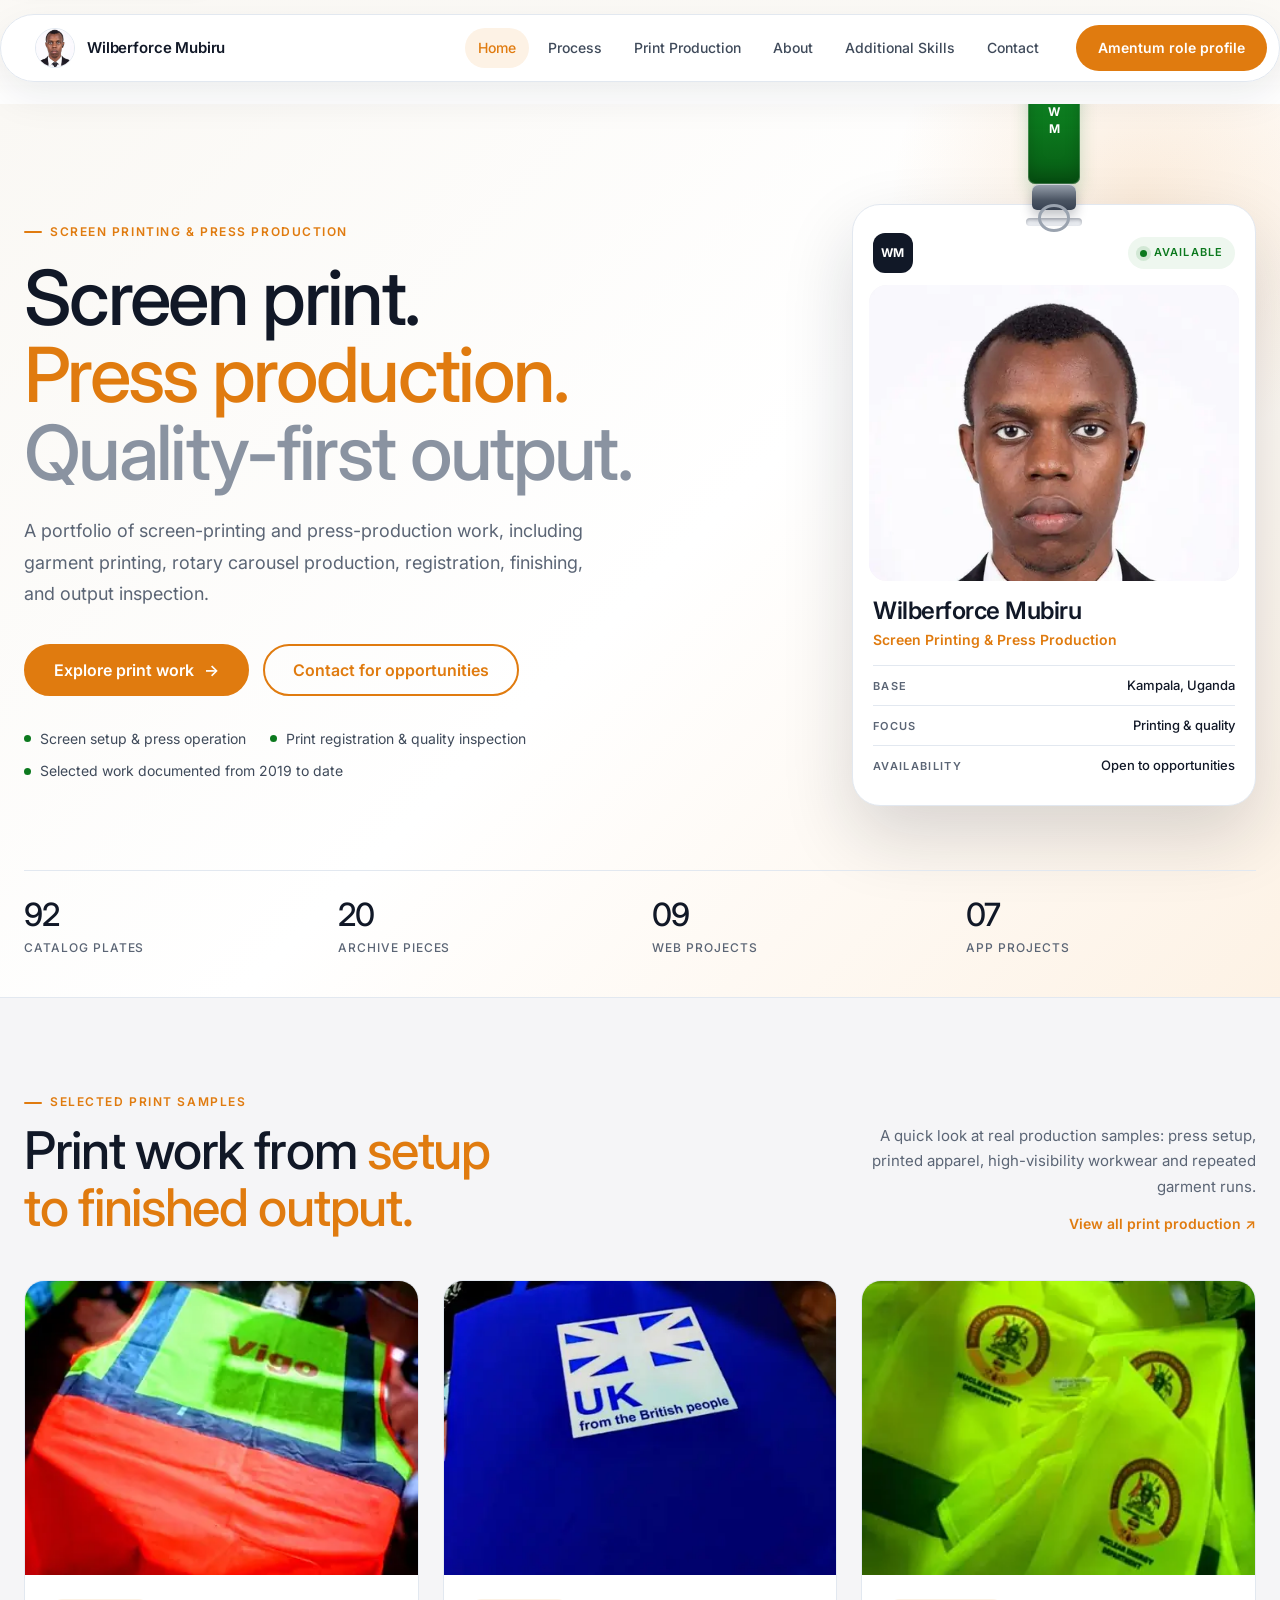
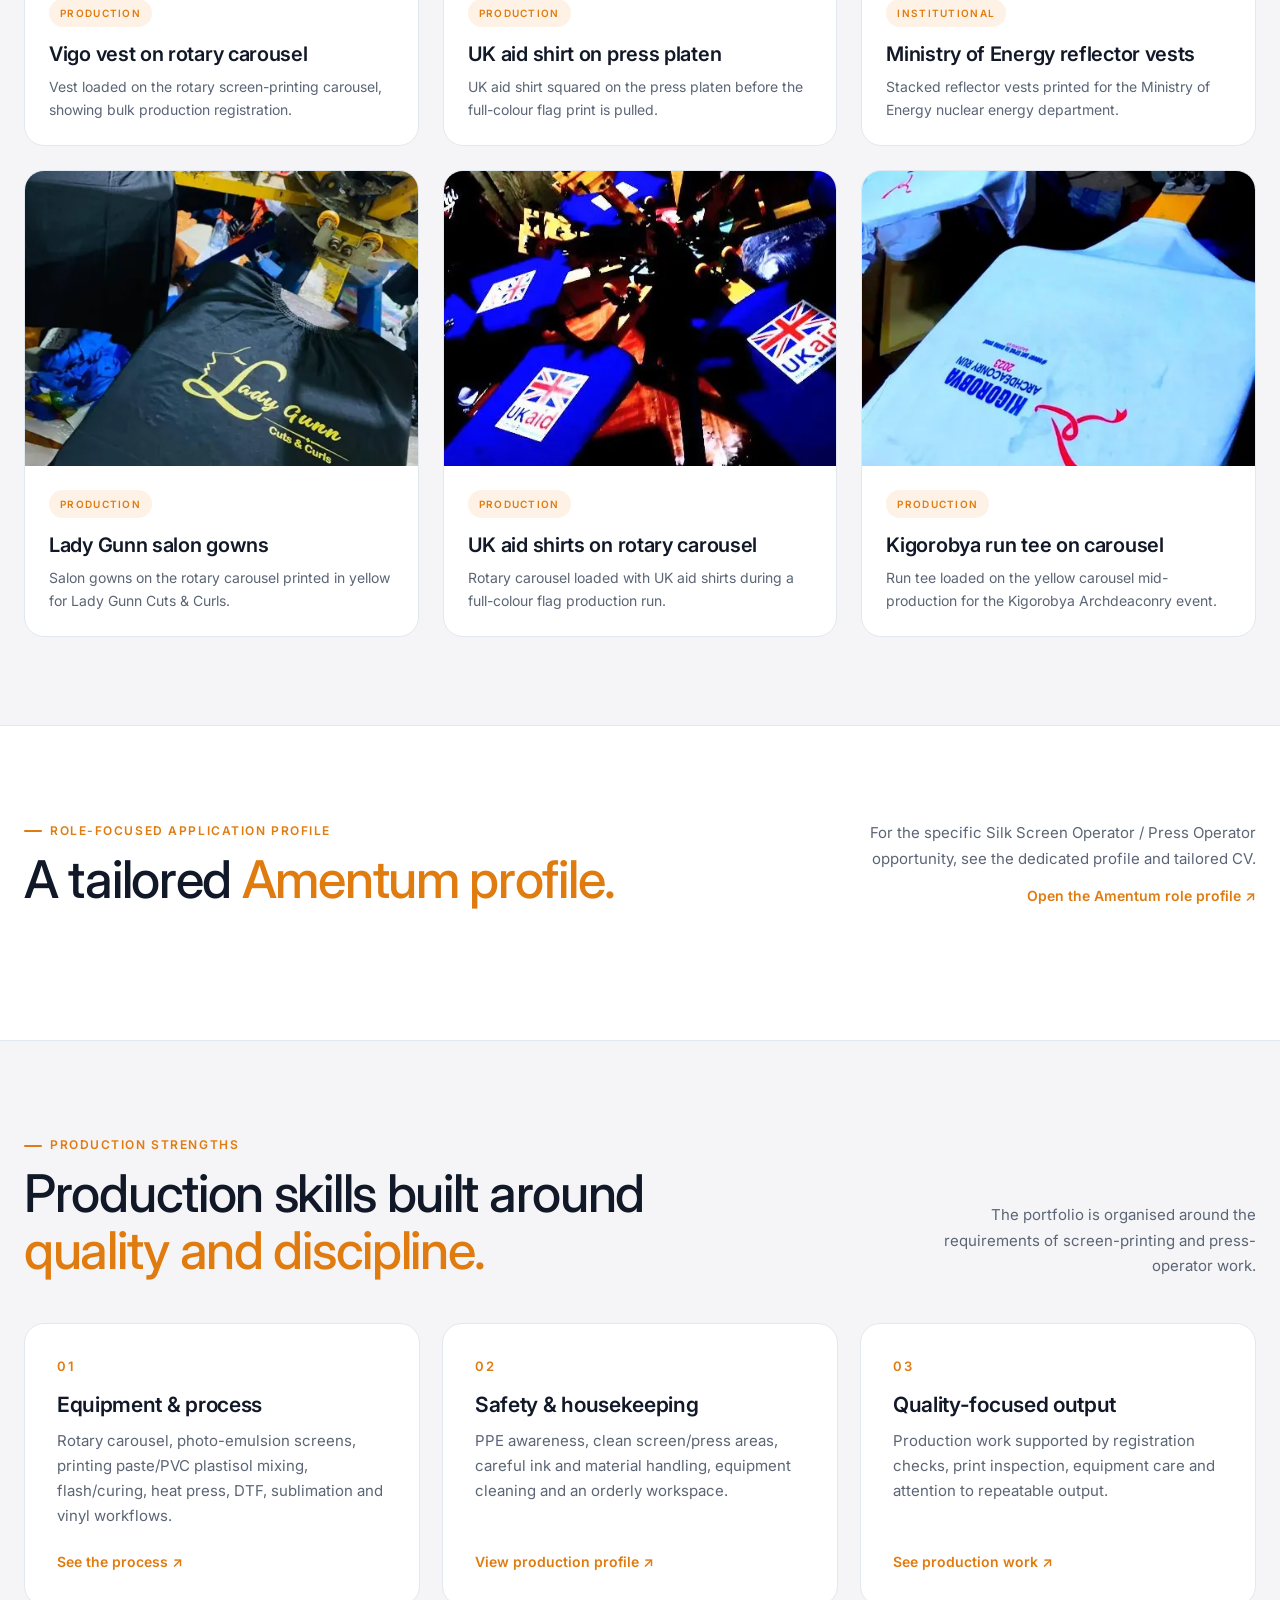
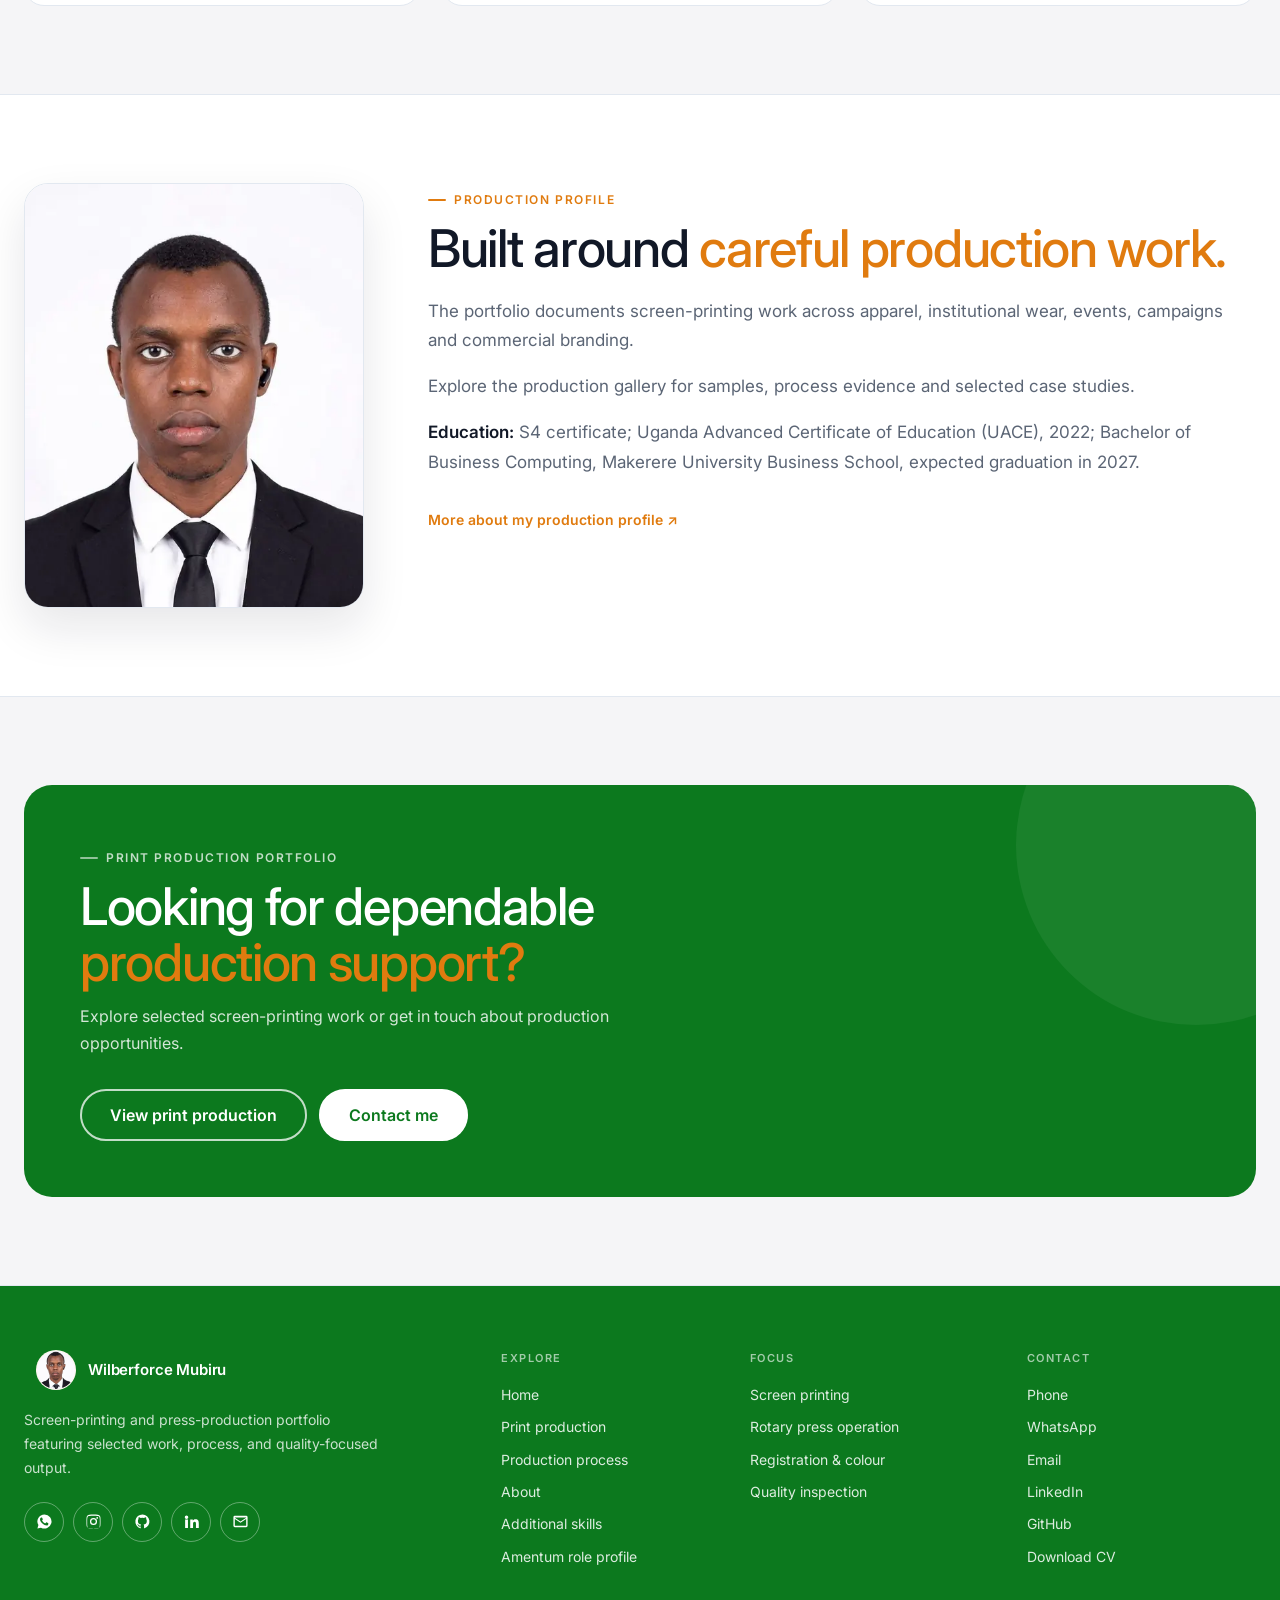
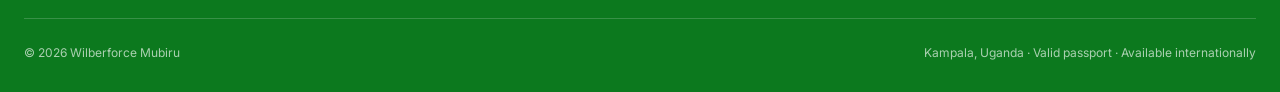
<file: index.html>
<!doctype html>
<html lang="en">
<head>
<meta charset="utf-8">
<meta name="viewport" content="width=device-width, initial-scale=1">
<meta name="theme-color" content="#0c791e">
<title>Wilberforce Mubiru · Screen Printing & Press Production</title>
<meta name="description" content="Screen-printing and press-production portfolio featuring work samples, production processes, quality checks, and related technical projects.">
<link rel="canonical" href="https://wilberforcedev.github.io/mubiruwilberforce/">
<meta property="og:type" content="website">
<meta property="og:site_name" content="Wilberforce Mubiru — Print Production">
<meta property="og:title" content="Wilberforce Mubiru · Screen Printing & Press Production">
<meta property="og:description" content="Screen-printing and press-production portfolio featuring work samples, production processes, quality checks, and related technical projects.">
<meta property="og:url" content="https://wilberforcedev.github.io/mubiruwilberforce/">
<meta property="og:image" content="https://wilberforcedev.github.io/mubiruwilberforce/assets/img/profile.webp">
<meta name="twitter:card" content="summary_large_image">
<meta name="twitter:title" content="Wilberforce Mubiru · Screen Printing & Press Production">
<meta name="twitter:description" content="Screen-printing and press-production portfolio featuring work samples, production processes, quality checks, and related technical projects.">
<meta name="twitter:image" content="https://wilberforcedev.github.io/mubiruwilberforce/assets/img/profile.jpg">
<link rel="icon" href="data:image/svg+xml,<svg xmlns='http://www.w3.org/2000/svg' viewBox='0 0 32 32'><rect width='32' height='32' rx='6' fill='%23e07b0f'/><text x='16' y='21' font-size='13' font-family='sans-serif' font-weight='bold' fill='white' text-anchor='middle'>WM</text></svg>">
<link rel="preconnect" href="https://fonts.googleapis.com"><link rel="preconnect" href="https://fonts.gstatic.com" crossorigin><link rel="stylesheet" href="https://fonts.googleapis.com/css2?family=Inter:wght@400;500;600;700&display=swap">
<link rel="stylesheet" href="assets/css/site.css">
<link rel="stylesheet" href="assets/css/typography.css">
</head>
<body>
<a class="skip-link" href="#top">Skip to main content</a>
<header class="topbar"><div class="shell nav"><a class="brand" href="index.html"><picture><source srcset="assets/img/profile.webp" type="image/webp"><img class="mark" src="assets/img/profile.jpg" alt="Wilberforce Mubiru"></picture><span>Wilberforce Mubiru</span></a><nav class="navlinks" id="site-menu" aria-label="Primary"><a href="index.html" class="active">Home</a><a href="graphics.html#process">Process</a><a href="graphics.html">Print Production</a><a href="about.html">About</a><a href="web-mobile.html">Additional Skills</a><a href="contact.html">Contact</a></nav><a class="navcta" href="amentum.html">Amentum role profile</a><button class="menu-toggle" type="button" aria-label="Toggle menu" aria-expanded="false" aria-controls="site-menu"><span></span><span></span><span></span></button></div></header>
<main id="top">
<section class="hero"><div class="shell"><div class="hero-grid"><div class="hero-copy"><div class="eyebrow">Screen printing &amp; press production</div><h1><span>Screen print.</span><span class="orange">Press production.</span><span class="soft">Quality-first output.</span></h1><p class="lede">A portfolio of screen-printing and press-production work, including garment printing, rotary carousel production, registration, finishing, and output inspection.</p><div class="hero-actions"><a class="button primary" href="graphics.html">Explore print work <span aria-hidden="true">&rarr;</span></a><a class="button" href="contact.html">Contact for opportunities</a></div><ul class="hero-points"><li>Screen setup &amp; press operation</li><li>Print registration &amp; quality inspection</li><li>Selected work documented from 2019 to date</li></ul></div><div class="hero-visual"><div class="lanyard" aria-hidden="true"><span class="lanyard-strap">WM</span><span class="lanyard-clip"></span></div><article class="id-card"><div class="id-card-head"><span class="id-brand">WM</span><span class="id-tag"><span class="status-dot"></span>Available</span></div><div class="id-photo-wrap"><picture><source srcset="assets/img/profile.webp" type="image/webp"><img class="id-photo" src="assets/img/profile.jpg" alt="Portrait of Wilberforce Mubiru" width="640" height="800"></picture></div><div class="id-body"><h2 class="id-name">Wilberforce Mubiru</h2><p class="id-role">Screen Printing &amp; Press Production</p><dl class="id-meta"><div><dt>Base</dt><dd>Kampala, Uganda</dd></div><div><dt>Focus</dt><dd>Printing &amp; quality</dd></div><div><dt>Availability</dt><dd>Open to opportunities</dd></div></dl></div></article></div></div><div class="stats" id="stats"></div></div></section>
<section class="section"><div class="shell"><div class="section-head"><div><div class="eyebrow">Selected print samples</div><h2 class="serif">Print work from <span class="orange">setup to finished output.</span></h2></div><div class="head-more"><p class="section-intro">A quick look at real production samples: press setup, printed apparel, high-visibility workwear and repeated garment runs.</p><a class="head-link" href="graphics.html">View all print production ↗</a></div></div><div class="grid" id="featured-graphics"></div></div></section>
<section class="section"><div class="shell"><div class="section-head"><div><div class="eyebrow">Role-focused application profile</div><h2 class="serif">A tailored <span class="orange">Amentum profile.</span></h2></div><div class="head-more"><p class="section-intro">For the specific Silk Screen Operator / Press Operator opportunity, see the dedicated profile and tailored CV.</p><a class="head-link" href="amentum.html">Open the Amentum role profile ↗</a></div></div></div></section>
<section class="section"><div class="shell"><div class="section-head"><div><div class="eyebrow">Production strengths</div><h2 class="serif">Production skills built around <span class="orange">quality and discipline.</span></h2></div><div class="head-more"><p class="section-intro">The portfolio is organised around the requirements of screen-printing and press-operator work.</p></div></div><div class="disciplines"><a class="discipline" href="graphics.html#process"><span class="num">01</span><h3>Equipment &amp; process</h3><p>Rotary carousel, photo-emulsion screens, printing paste/PVC plastisol mixing, flash/curing, heat press, DTF, sublimation and vinyl workflows.</p><span class="more">See the process ↗</span></a><a class="discipline" href="about.html"><span class="num">02</span><h3>Safety &amp; housekeeping</h3><p>PPE awareness, clean screen/press areas, careful ink and material handling, equipment cleaning and an orderly workspace.</p><span class="more">View production profile ↗</span></a><a class="discipline" href="contact.html"><span class="num">03</span><h3>Quality-focused output</h3><p>Production work supported by registration checks, print inspection, equipment care and attention to repeatable output.</p><span class="more">See production work ↗</span></a></div></div></section>


<section class="section"><div class="shell about"><div><picture><source srcset="assets/img/profile.webp" type="image/webp"><img class="about-photo" src="assets/img/profile.jpg" alt="Wilberforce Mubiru portrait"></picture></div><div><div class="eyebrow">Production profile</div><h2 class="serif">Built around <span class="orange">careful production work.</span></h2><p class="about-copy">The portfolio documents screen-printing work across apparel, institutional wear, events, campaigns and commercial branding.</p><p class="about-copy">Explore the production gallery for samples, process evidence and selected case studies.</p>
<p class="about-copy"><strong>Education:</strong> S4 certificate; Uganda Advanced Certificate of Education (UACE), 2022; Bachelor of Business Computing, Makerere University Business School, expected graduation in 2027.</p><a class="head-link" href="about.html" style="display:inline-block;margin-top:16px">More about my production profile ↗</a></div></div></section>
<section class="section"><div class="shell"><div class="cta"><div><div class="eyebrow">Print production portfolio</div><h2 class="serif">Looking for dependable <span class="orange">production support?</span></h2><p>Explore selected screen-printing work or get in touch about production opportunities.</p></div><div class="cta-actions"><a class="button ghost" href="graphics.html">View print production</a><a class="button primary" href="contact.html">Contact me</a></div></div></div></section>
</main>
<footer class="site-footer"><div class="shell"><div class="foot-main"><div class="foot-brand"><a class="brand" href="index.html"><picture><source srcset="assets/img/profile.webp" type="image/webp"><img class="mark" src="assets/img/profile.jpg" alt="Wilberforce Mubiru"></picture><span>Wilberforce Mubiru</span></a><p>Screen-printing and press-production portfolio featuring selected work, process, and quality-focused output.</p><div class="socials" id="socials"></div></div><div class="foot-col"><h3>Explore</h3><a href="index.html">Home</a><a href="graphics.html">Print production</a><a href="graphics.html#process">Production process</a><a href="about.html">About</a><a href="web-mobile.html">Additional skills</a><a href="amentum.html">Amentum role profile</a></div><div class="foot-col"><h3>Focus</h3><span>Screen printing</span><span>Rotary press operation</span><span>Registration &amp; colour</span><span>Quality inspection</span></div><div class="foot-col"><h3>Contact</h3><a href="tel:+256755943973">Phone</a><a href="https://wa.me/256755943973" target="_blank" rel="noopener">WhatsApp</a><a href="mailto:wilberofficial2001@gmail.com">Email</a><a href="https://www.linkedin.com/in/wilberforce-mubiru-217b49211/" target="_blank" rel="noopener">LinkedIn</a><a href="https://github.com/Wilberforcedev" target="_blank" rel="noopener">GitHub</a><a href="Wilberforce_Mubiru_Print_Production_CV.html" download>Download CV</a></div></div><div class="foot-bottom"><div>© <span id="year"></span> Wilberforce Mubiru</div><div>Kampala, Uganda · Valid passport · Available internationally</div></div></div></footer>
<script src="assets/js/data.js"></script>
<script src="assets/js/site.js"></script>
</body>
</html>
</file>
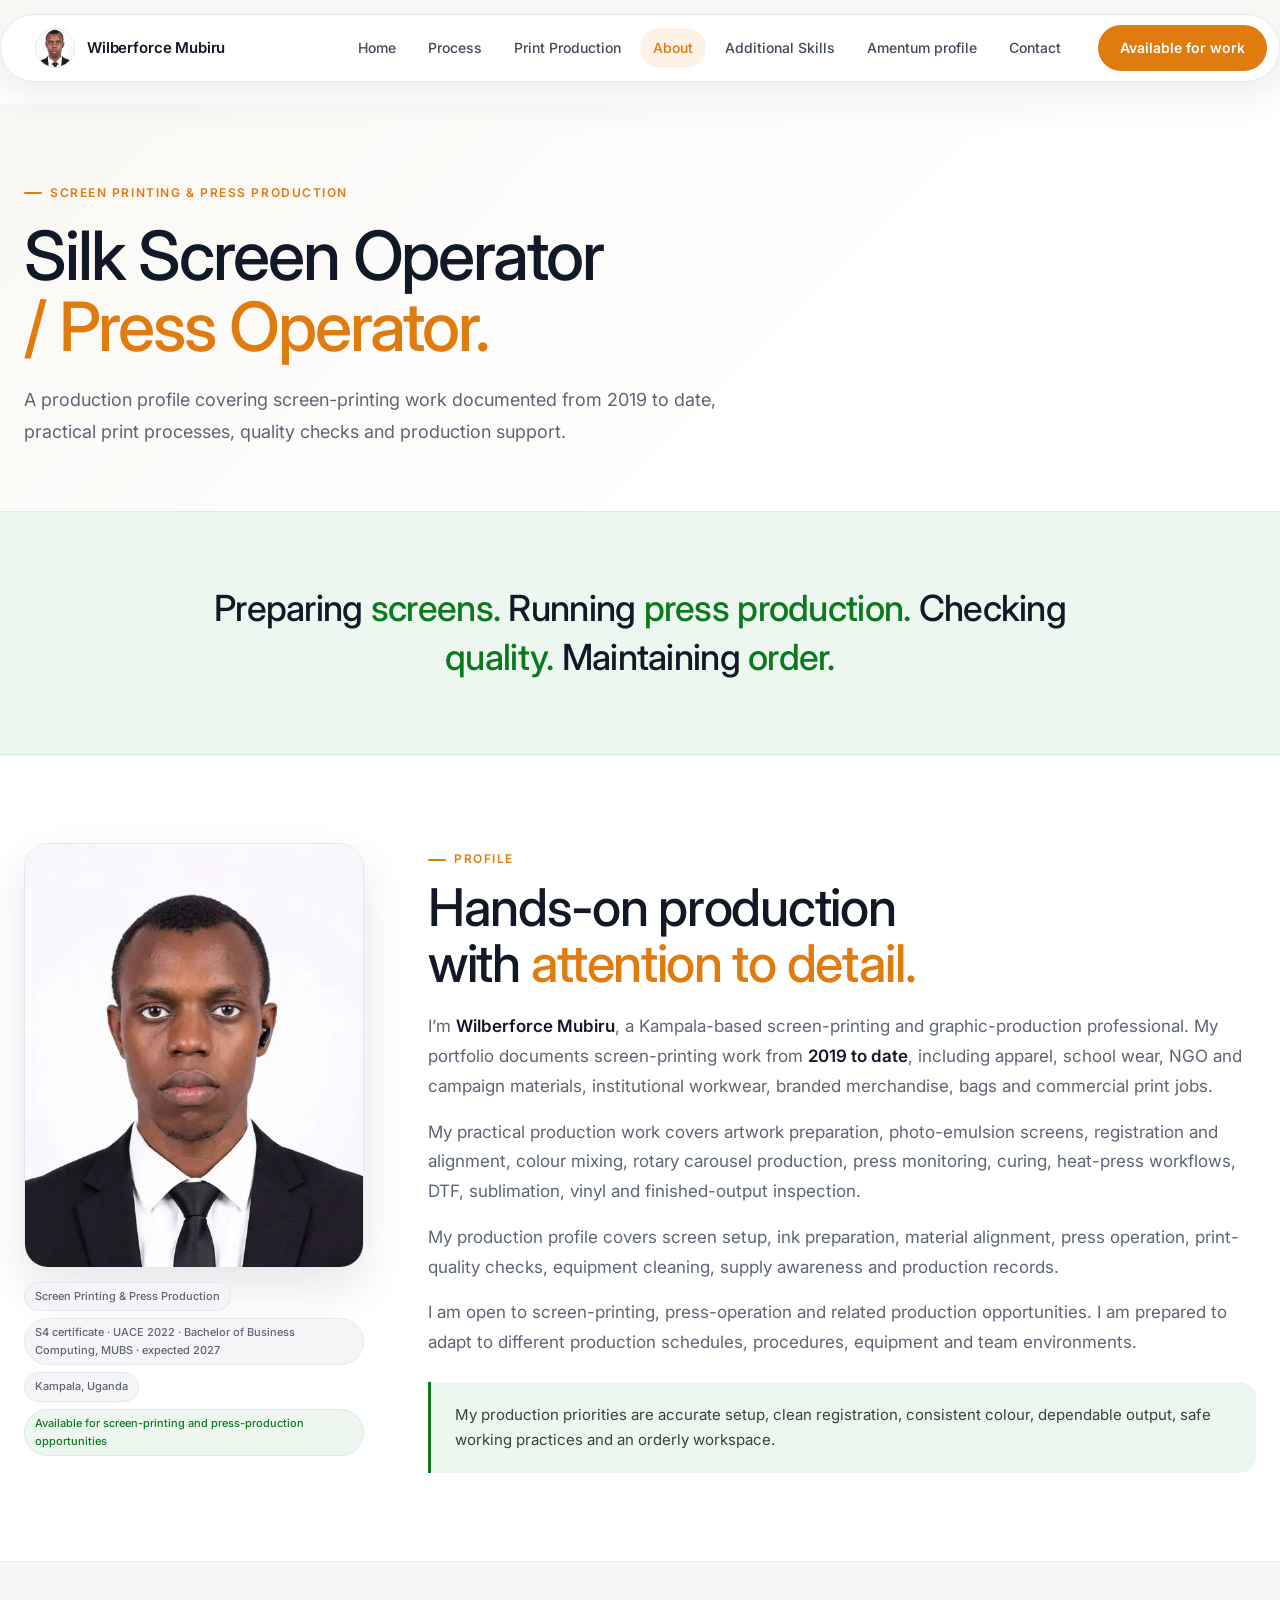
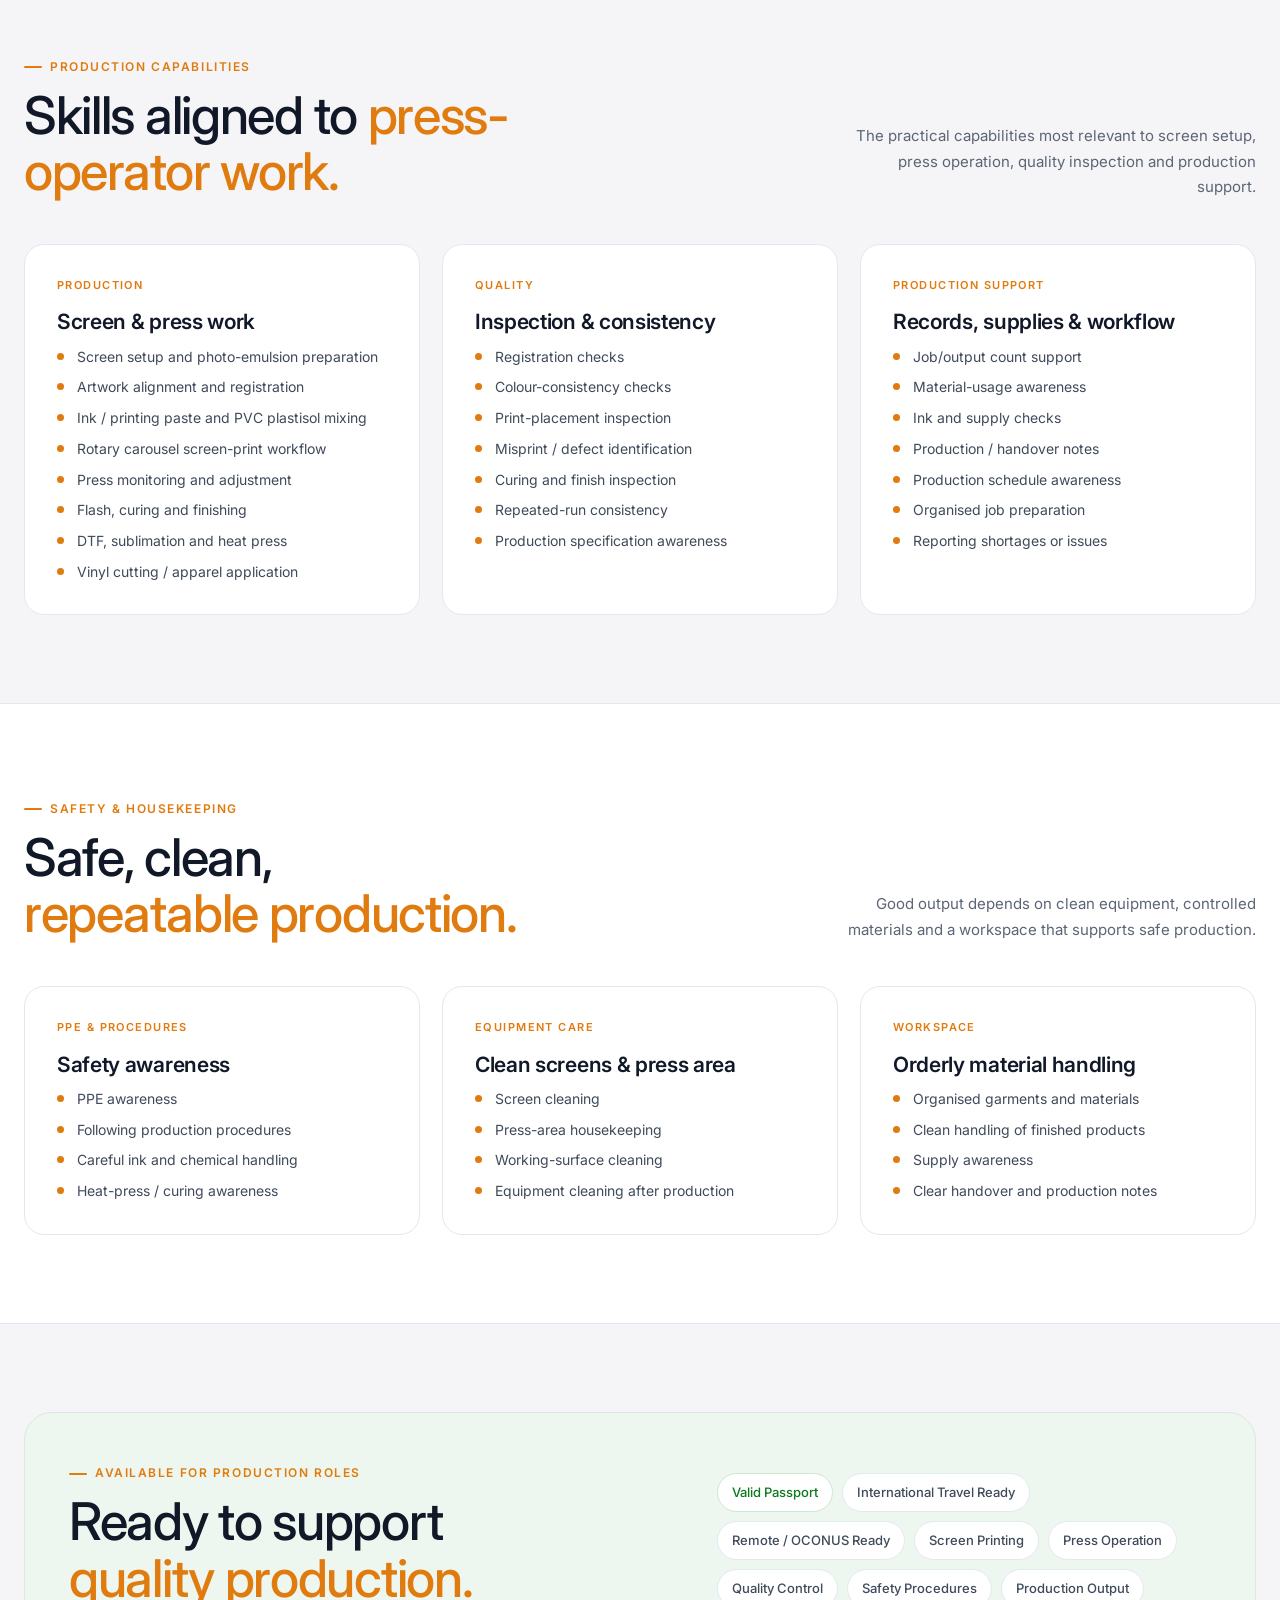
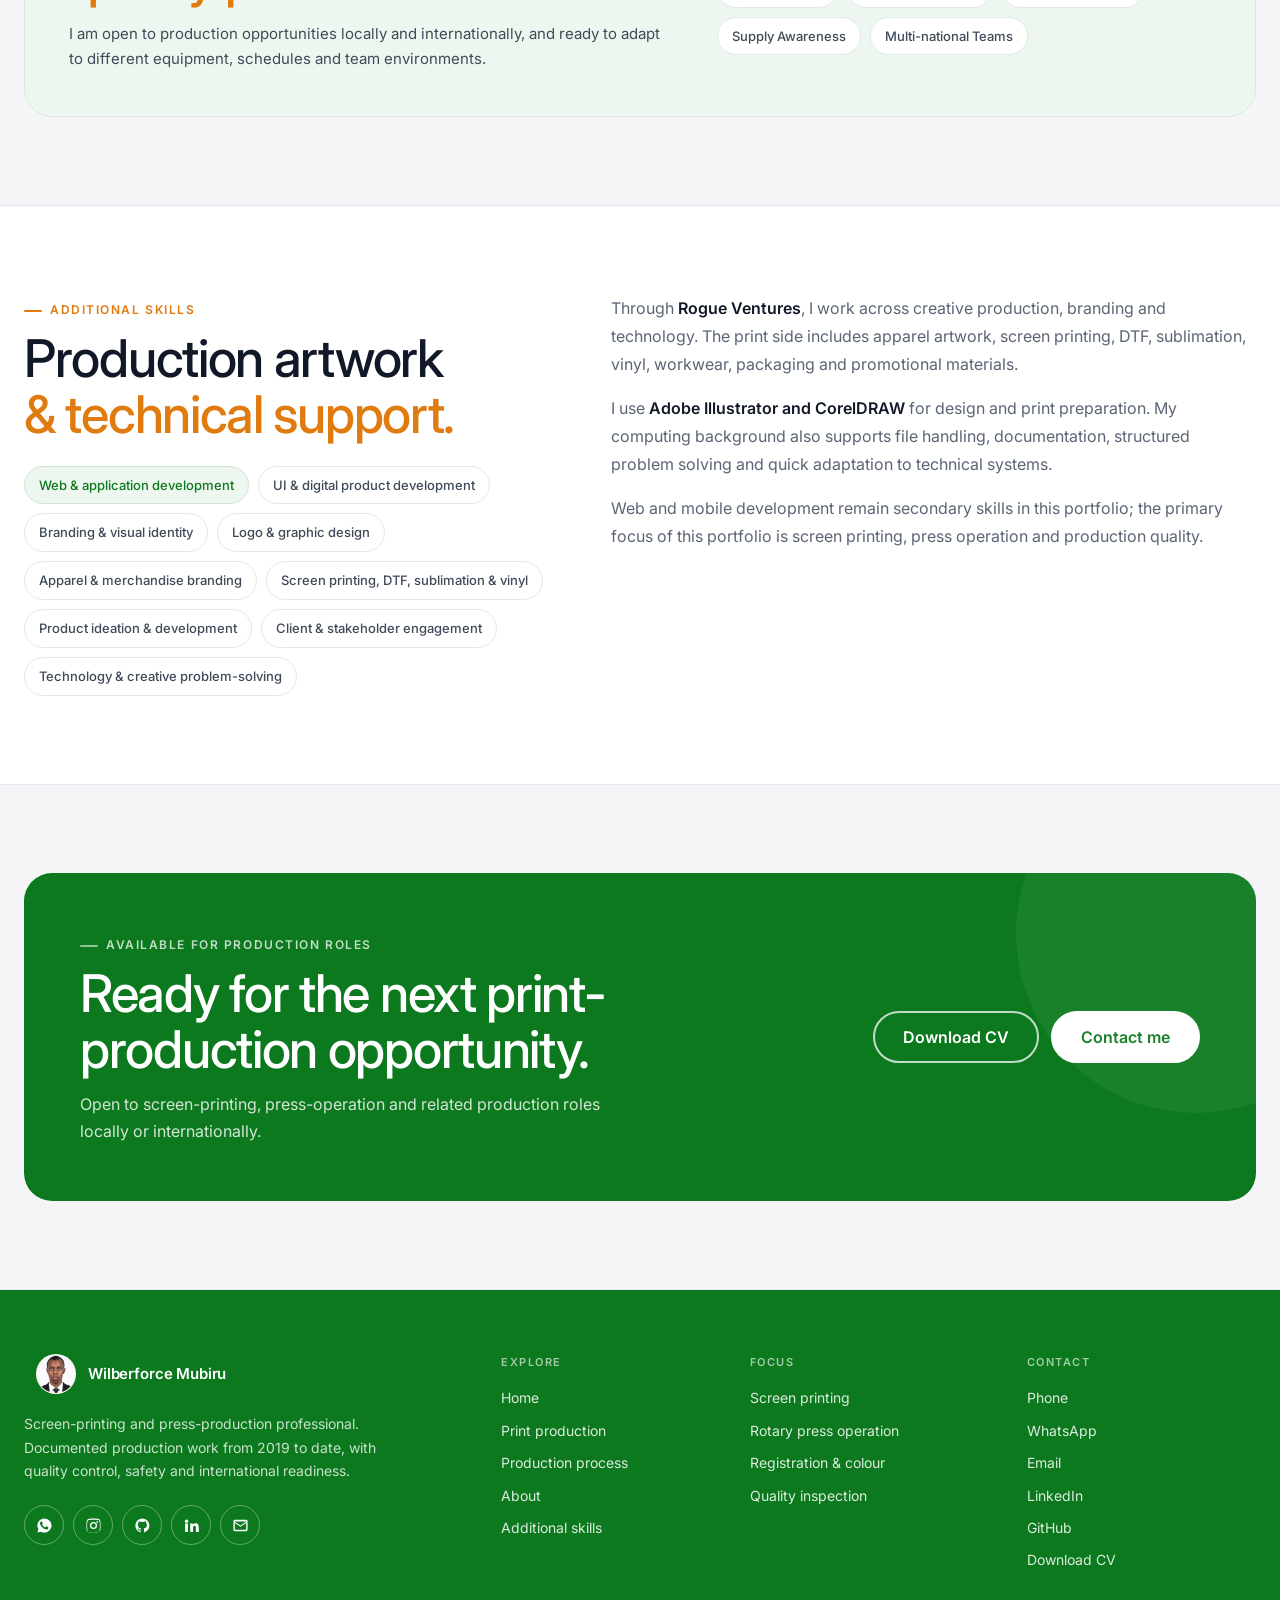
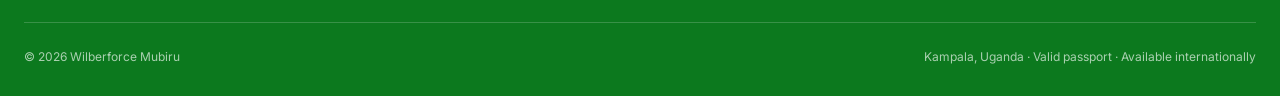
<file: about.html>
<!doctype html>
<html lang="en">
<head>
<meta charset="utf-8">
<meta name="viewport" content="width=device-width, initial-scale=1">
<meta name="theme-color" content="#0c791e">
<title>About Wilberforce Mubiru · Print Production</title>
<meta name="description" content="Meet Wilberforce Mubiru and explore his screen-printing, press-production, quality-inspection, and production-support experience.">
<link rel="canonical" href="https://wilberforcedev.github.io/mubiruwilberforce/about.html">
<meta property="og:type" content="website">
<meta property="og:site_name" content="Wilberforce Mubiru — Print Production">
<meta property="og:title" content="About Wilberforce Mubiru · Print Production">
<meta property="og:description" content="Meet Wilberforce Mubiru and explore his screen-printing, press-production, quality-inspection, and production-support experience.">
<meta property="og:url" content="https://wilberforcedev.github.io/mubiruwilberforce/about.html">
<meta property="og:image" content="https://wilberforcedev.github.io/mubiruwilberforce/assets/img/profile.webp">
<meta name="twitter:card" content="summary_large_image">
<meta name="twitter:title" content="About Wilberforce Mubiru · Print Production">
<meta name="twitter:description" content="Meet Wilberforce Mubiru and explore his screen-printing, press-production, quality-inspection, and production-support experience.">
<meta name="twitter:image" content="https://wilberforcedev.github.io/mubiruwilberforce/assets/img/profile.jpg">
<link rel="icon" href="data:image/svg+xml,<svg xmlns='http://www.w3.org/2000/svg' viewBox='0 0 32 32'><rect width='32' height='32' rx='6' fill='%23e07b0f'/><text x='16' y='21' font-size='13' font-family='sans-serif' font-weight='bold' fill='white' text-anchor='middle'>WM</text></svg>">
<link rel="preconnect" href="https://fonts.googleapis.com"><link rel="preconnect" href="https://fonts.gstatic.com" crossorigin><link rel="stylesheet" href="https://fonts.googleapis.com/css2?family=Inter:wght@400;500;600;700&display=swap">
<link rel="stylesheet" href="assets/css/site.css">
<link rel="stylesheet" href="assets/css/typography.css">
</head>
<body>
<a class="skip-link" href="#top">Skip to main content</a>
<header class="topbar"><div class="shell nav"><a class="brand" href="index.html"><picture><source srcset="assets/img/profile.webp" type="image/webp"><img class="mark" src="assets/img/profile.jpg" alt="Wilberforce Mubiru"></picture><span>Wilberforce Mubiru</span></a><nav class="navlinks" id="site-menu" aria-label="Primary"><a href="index.html">Home</a><a href="graphics.html#process">Process</a><a href="graphics.html">Print Production</a><a href="about.html" class="active">About</a><a href="web-mobile.html">Additional Skills</a><a href="amentum.html">Amentum profile</a><a href="contact.html">Contact</a></nav><a class="navcta" href="contact.html">Available for work</a><button class="menu-toggle" type="button" aria-label="Toggle menu" aria-expanded="false" aria-controls="site-menu"><span></span><span></span><span></span></button></div></header>
<main id="top">
<section class="page-head"><div class="shell"><div class="eyebrow">Screen printing &amp; press production</div><h1 class="serif">Silk Screen Operator <span class="orange">/ Press Operator.</span></h1><p class="page-intro">A production profile covering screen-printing work documented from 2019 to date, practical print processes, quality checks and production support.</p></div></section>
<section class="tagline"><div class="shell"><p>Preparing <span>screens.</span> Running <span>press production.</span> Checking <span>quality.</span> Maintaining <span>order.</span></p></div></section>
<section class="section"><div class="shell about"><div><picture><source srcset="assets/img/profile.webp" type="image/webp"><img class="about-photo" src="assets/img/profile.jpg" alt="Wilberforce Mubiru portrait"></picture><div class="stack" style="margin-top:14px"><span>Screen Printing &amp; Press Production</span><span>S4 certificate · UACE 2022 · Bachelor of Business Computing, MUBS · expected 2027</span><span>Kampala, Uganda</span><span>Available for screen-printing and press-production opportunities</span></div></div><div><div class="eyebrow">Profile</div><h2 class="serif">Hands-on production with <span class="orange">attention to detail.</span></h2><p class="about-copy">I’m <strong>Wilberforce Mubiru</strong>, a Kampala-based screen-printing and graphic-production professional. My portfolio documents screen-printing work from <strong>2019 to date</strong>, including apparel, school wear, NGO and campaign materials, institutional workwear, branded merchandise, bags and commercial print jobs.</p><p class="about-copy">My practical production work covers artwork preparation, photo-emulsion screens, registration and alignment, colour mixing, rotary carousel production, press monitoring, curing, heat-press workflows, DTF, sublimation, vinyl and finished-output inspection.</p><p class="about-copy" id="production-profile">My production profile covers screen setup, ink preparation, material alignment, press operation, print-quality checks, equipment cleaning, supply awareness and production records.</p><p class="about-copy">I am open to screen-printing, press-operation and related production opportunities. I am prepared to adapt to different production schedules, procedures, equipment and team environments.</p><p class="quote">My production priorities are accurate setup, clean registration, consistent colour, dependable output, safe working practices and an orderly workspace.</p></div></div></section>
<section class="section"><div class="shell"><div class="section-head"><div><div class="eyebrow">Production capabilities</div><h2 class="serif">Skills aligned to <span class="orange">press-operator work.</span></h2></div><div class="head-more"><p class="section-intro">The practical capabilities most relevant to screen setup, press operation, quality inspection and production support.</p></div></div><div class="cap-grid"><article class="cap"><span class="kicker">Production</span><h3>Screen &amp; press work</h3><ul><li>Screen setup and photo-emulsion preparation</li><li>Artwork alignment and registration</li><li>Ink / printing paste and PVC plastisol mixing</li><li>Rotary carousel screen-print workflow</li><li>Press monitoring and adjustment</li><li>Flash, curing and finishing</li><li>DTF, sublimation and heat press</li><li>Vinyl cutting / apparel application</li></ul></article><article class="cap"><span class="kicker">Quality</span><h3>Inspection &amp; consistency</h3><ul><li>Registration checks</li><li>Colour-consistency checks</li><li>Print-placement inspection</li><li>Misprint / defect identification</li><li>Curing and finish inspection</li><li>Repeated-run consistency</li><li>Production specification awareness</li></ul></article><article class="cap"><span class="kicker">Production support</span><h3>Records, supplies &amp; workflow</h3><ul><li>Job/output count support</li><li>Material-usage awareness</li><li>Ink and supply checks</li><li>Production / handover notes</li><li>Production schedule awareness</li><li>Organised job preparation</li><li>Reporting shortages or issues</li></ul></article></div></div></section>
<section class="section"><div class="shell"><div class="section-head"><div><div class="eyebrow">Safety &amp; housekeeping</div><h2 class="serif">Safe, clean, <span class="orange">repeatable production.</span></h2></div><div class="head-more"><p class="section-intro">Good output depends on clean equipment, controlled materials and a workspace that supports safe production.</p></div></div><div class="cap-grid"><article class="cap"><span class="kicker">PPE &amp; procedures</span><h3>Safety awareness</h3><ul><li>PPE awareness</li><li>Following production procedures</li><li>Careful ink and chemical handling</li><li>Heat-press / curing awareness</li></ul></article><article class="cap"><span class="kicker">Equipment care</span><h3>Clean screens &amp; press area</h3><ul><li>Screen cleaning</li><li>Press-area housekeeping</li><li>Working-surface cleaning</li><li>Equipment cleaning after production</li></ul></article><article class="cap"><span class="kicker">Workspace</span><h3>Orderly material handling</h3><ul><li>Organised garments and materials</li><li>Clean handling of finished products</li><li>Supply awareness</li><li>Clear handover and production notes</li></ul></article></div></div></section>
<section class="section"><div class="shell"><div class="impact"><div><div class="eyebrow">Available for production roles</div><h2 class="serif">Ready to support <span class="orange">quality production.</span></h2><p>I am open to production opportunities locally and internationally, and ready to adapt to different equipment, schedules and team environments.</p></div><div class="areas"><span>Valid Passport</span><span>International Travel Ready</span><span>Remote / OCONUS Ready</span><span>Screen Printing</span><span>Press Operation</span><span>Quality Control</span><span>Safety Procedures</span><span>Production Output</span><span>Supply Awareness</span><span>Multi-national Teams</span></div></div></div></section>
<section class="section" id="rogue"><div class="shell rogue"><div><div class="eyebrow">Additional skills</div><h2 class="serif">Production artwork <span class="orange">&amp; technical support.</span></h2><div class="areas" id="rogue-areas"></div></div><div class="rogue-copy"><p>Through <strong>Rogue Ventures</strong>, I work across creative production, branding and technology. The print side includes apparel artwork, screen printing, DTF, sublimation, vinyl, workwear, packaging and promotional materials.</p><p>I use <strong>Adobe Illustrator and CorelDRAW</strong> for design and print preparation. My computing background also supports file handling, documentation, structured problem solving and quick adaptation to technical systems.</p><p>Web and mobile development remain secondary skills in this portfolio; the primary focus of this portfolio is screen printing, press operation and production quality.</p></div></div></section>
<section class="section"><div class="shell"><div class="cta"><div><div class="eyebrow">Available for production roles</div><h2 class="serif">Ready for the next print-production opportunity.</h2><p>Open to screen-printing, press-operation and related production roles locally or internationally.</p></div><div class="cta-actions"><a class="button ghost" href="Wilberforce_Mubiru_Print_Production_CV.html" download>Download CV</a><a class="button primary" href="contact.html">Contact me</a></div></div></div></section>
</main>
<footer class="site-footer"><div class="shell"><div class="foot-main"><div class="foot-brand"><a class="brand" href="index.html"><picture><source srcset="assets/img/profile.webp" type="image/webp"><img class="mark" src="assets/img/profile.jpg" alt="Wilberforce Mubiru"></picture><span>Wilberforce Mubiru</span></a><p>Screen-printing and press-production professional. Documented production work from 2019 to date, with quality control, safety and international readiness.</p><div class="socials" id="socials"></div></div><div class="foot-col"><h3>Explore</h3><a href="index.html">Home</a><a href="graphics.html">Print production</a><a href="graphics.html#process">Production process</a><a href="about.html">About</a><a href="web-mobile.html">Additional skills</a></div><div class="foot-col"><h3>Focus</h3><span>Screen printing</span><span>Rotary press operation</span><span>Registration &amp; colour</span><span>Quality inspection</span></div><div class="foot-col"><h3>Contact</h3><a href="tel:+256755943973">Phone</a><a href="https://wa.me/256755943973" target="_blank" rel="noopener">WhatsApp</a><a href="mailto:wilberofficial2001@gmail.com">Email</a><a href="https://www.linkedin.com/in/wilberforce-mubiru-217b49211/" target="_blank" rel="noopener">LinkedIn</a><a href="https://github.com/Wilberforcedev" target="_blank" rel="noopener">GitHub</a><a href="Wilberforce_Mubiru_Print_Production_CV.html" download>Download CV</a></div></div><div class="foot-bottom"><div>© <span id="year"></span> Wilberforce Mubiru</div><div>Kampala, Uganda · Valid passport · Available internationally</div></div></div></footer>
<script src="assets/js/data.js"></script>
<script src="assets/js/site.js"></script>
</body>
</html>
</file>
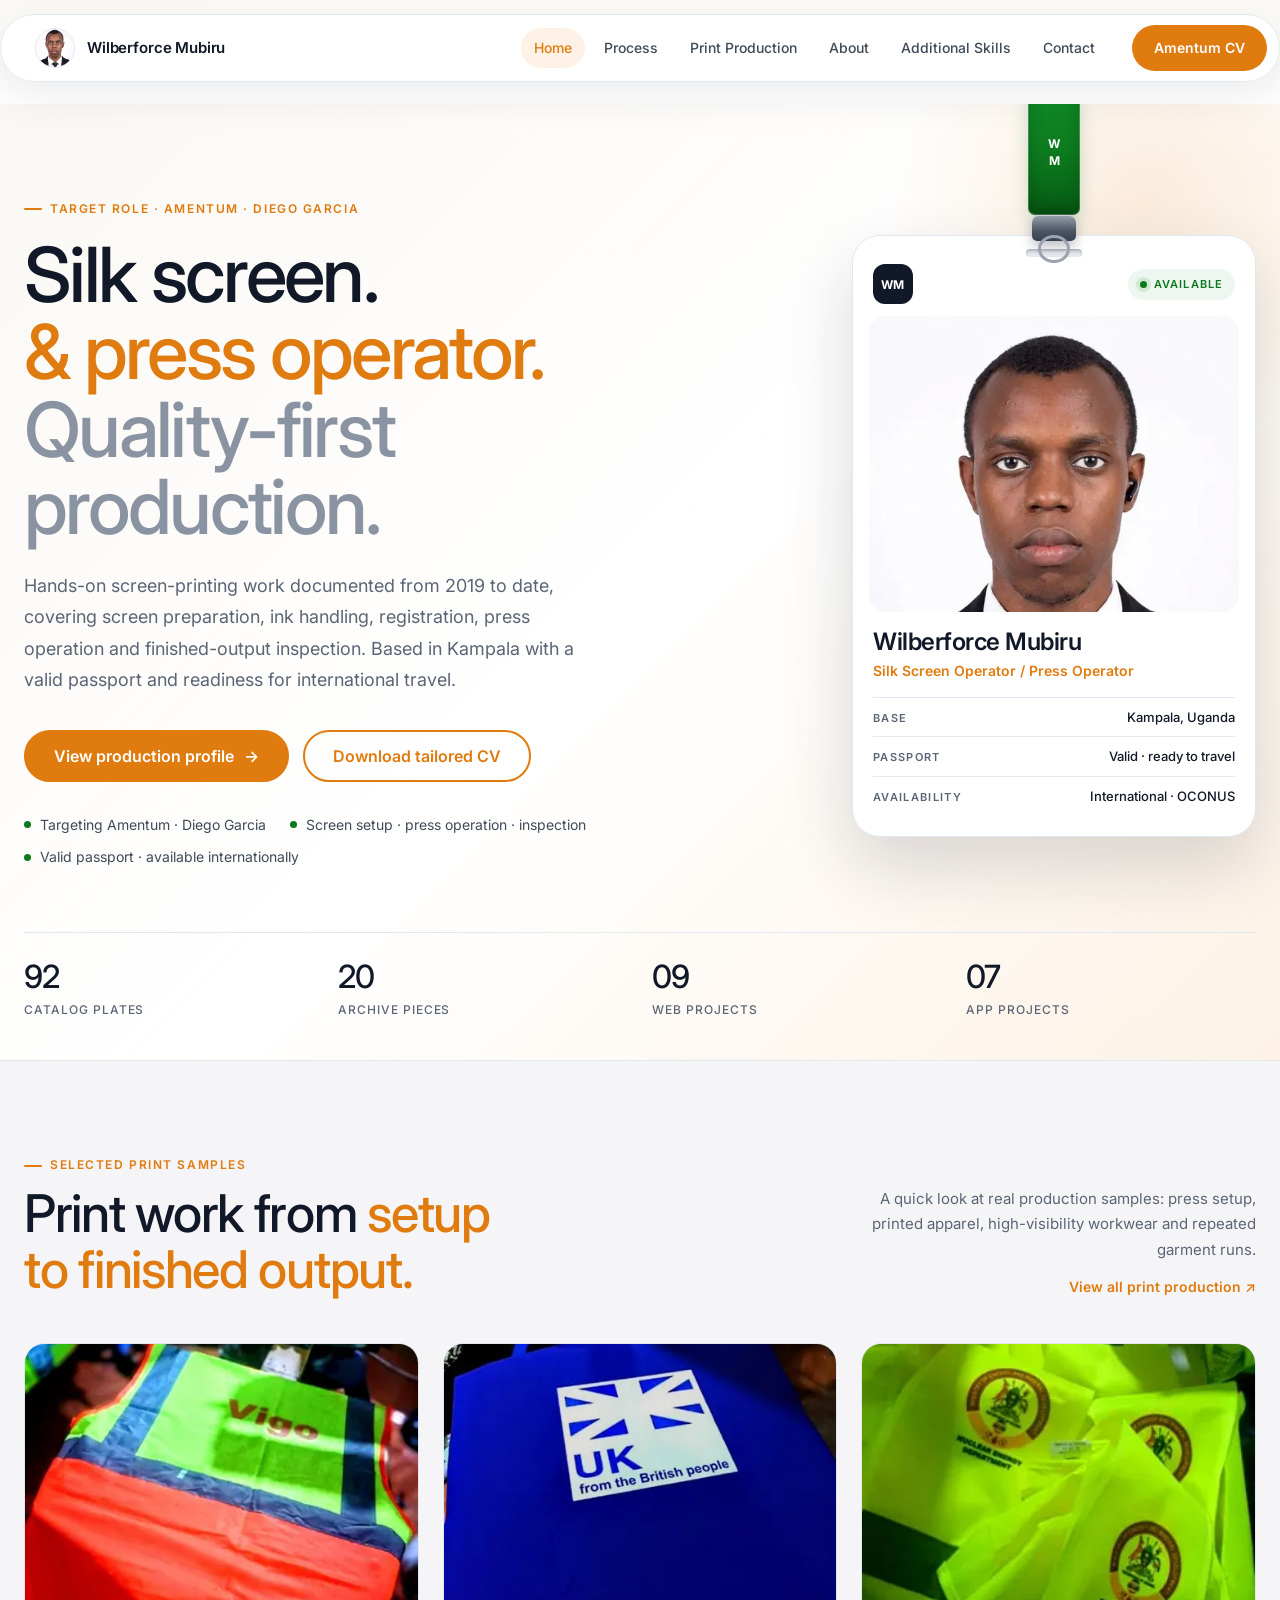
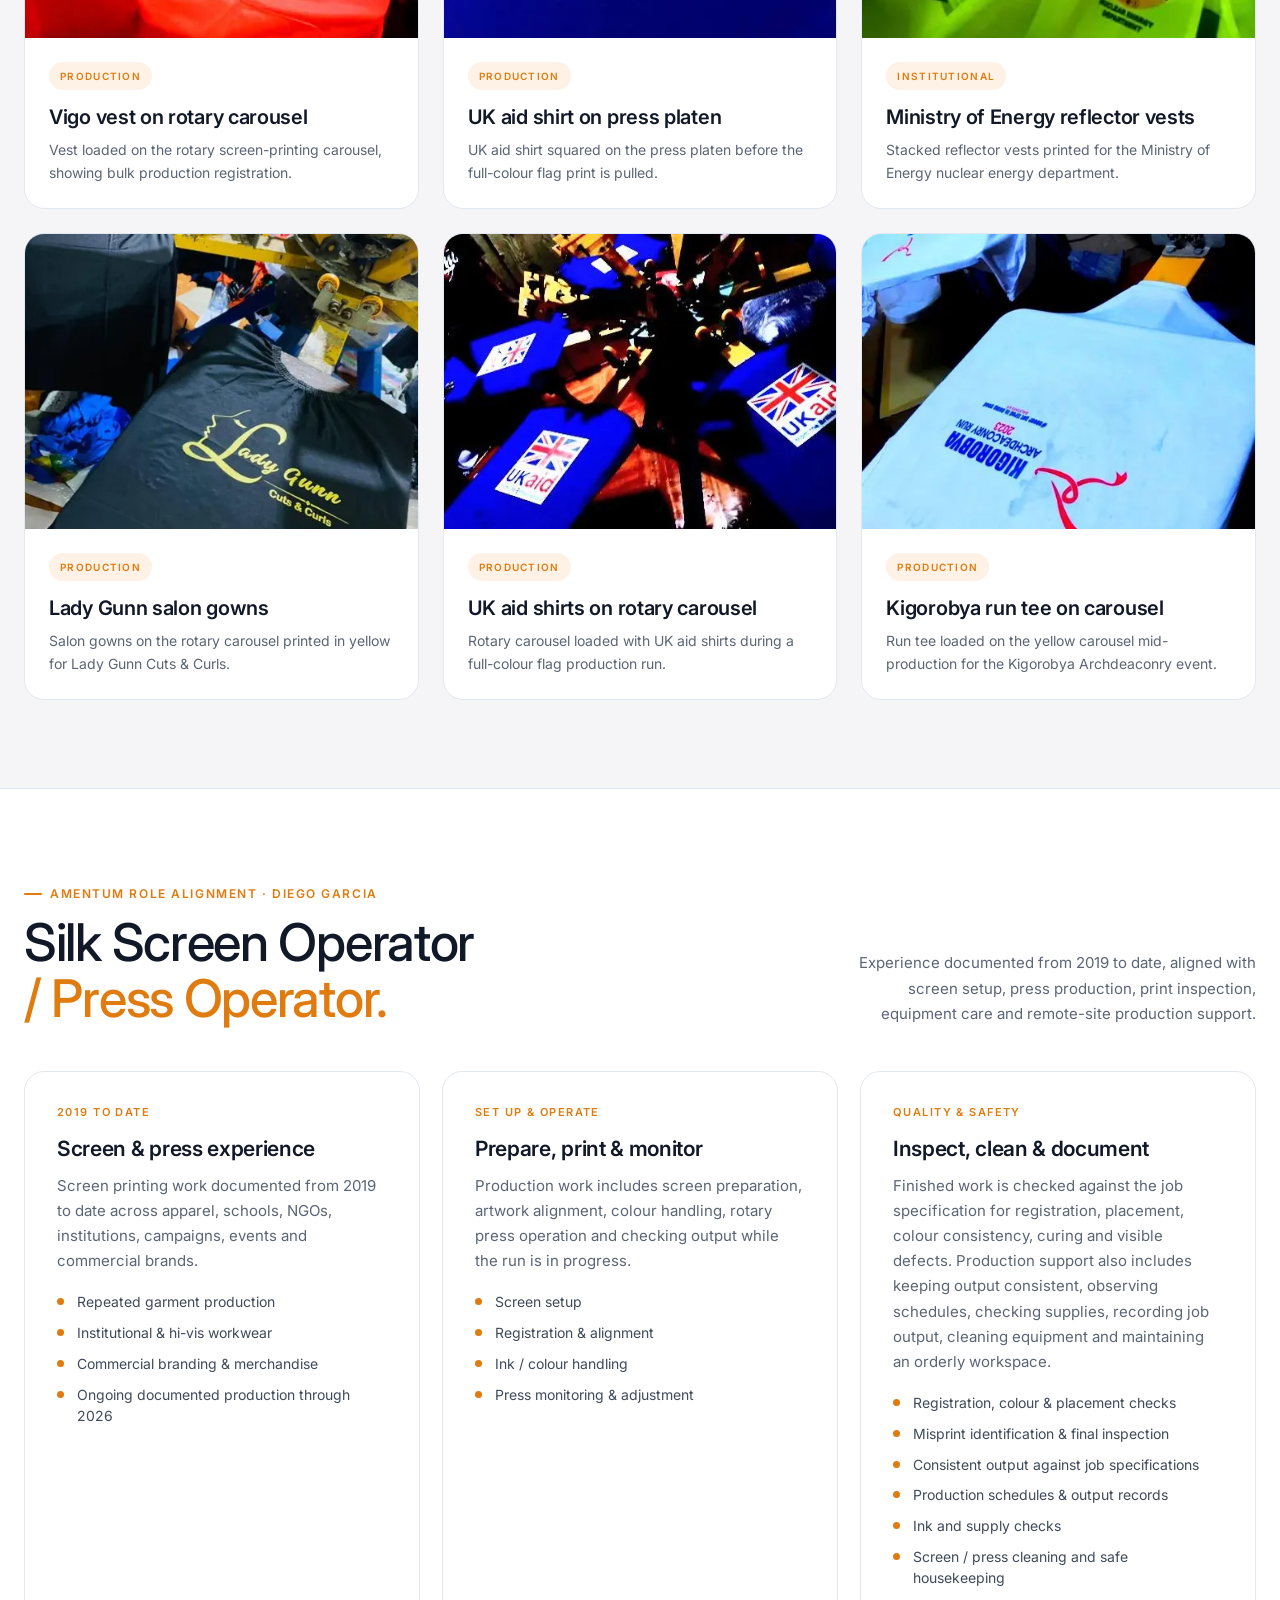
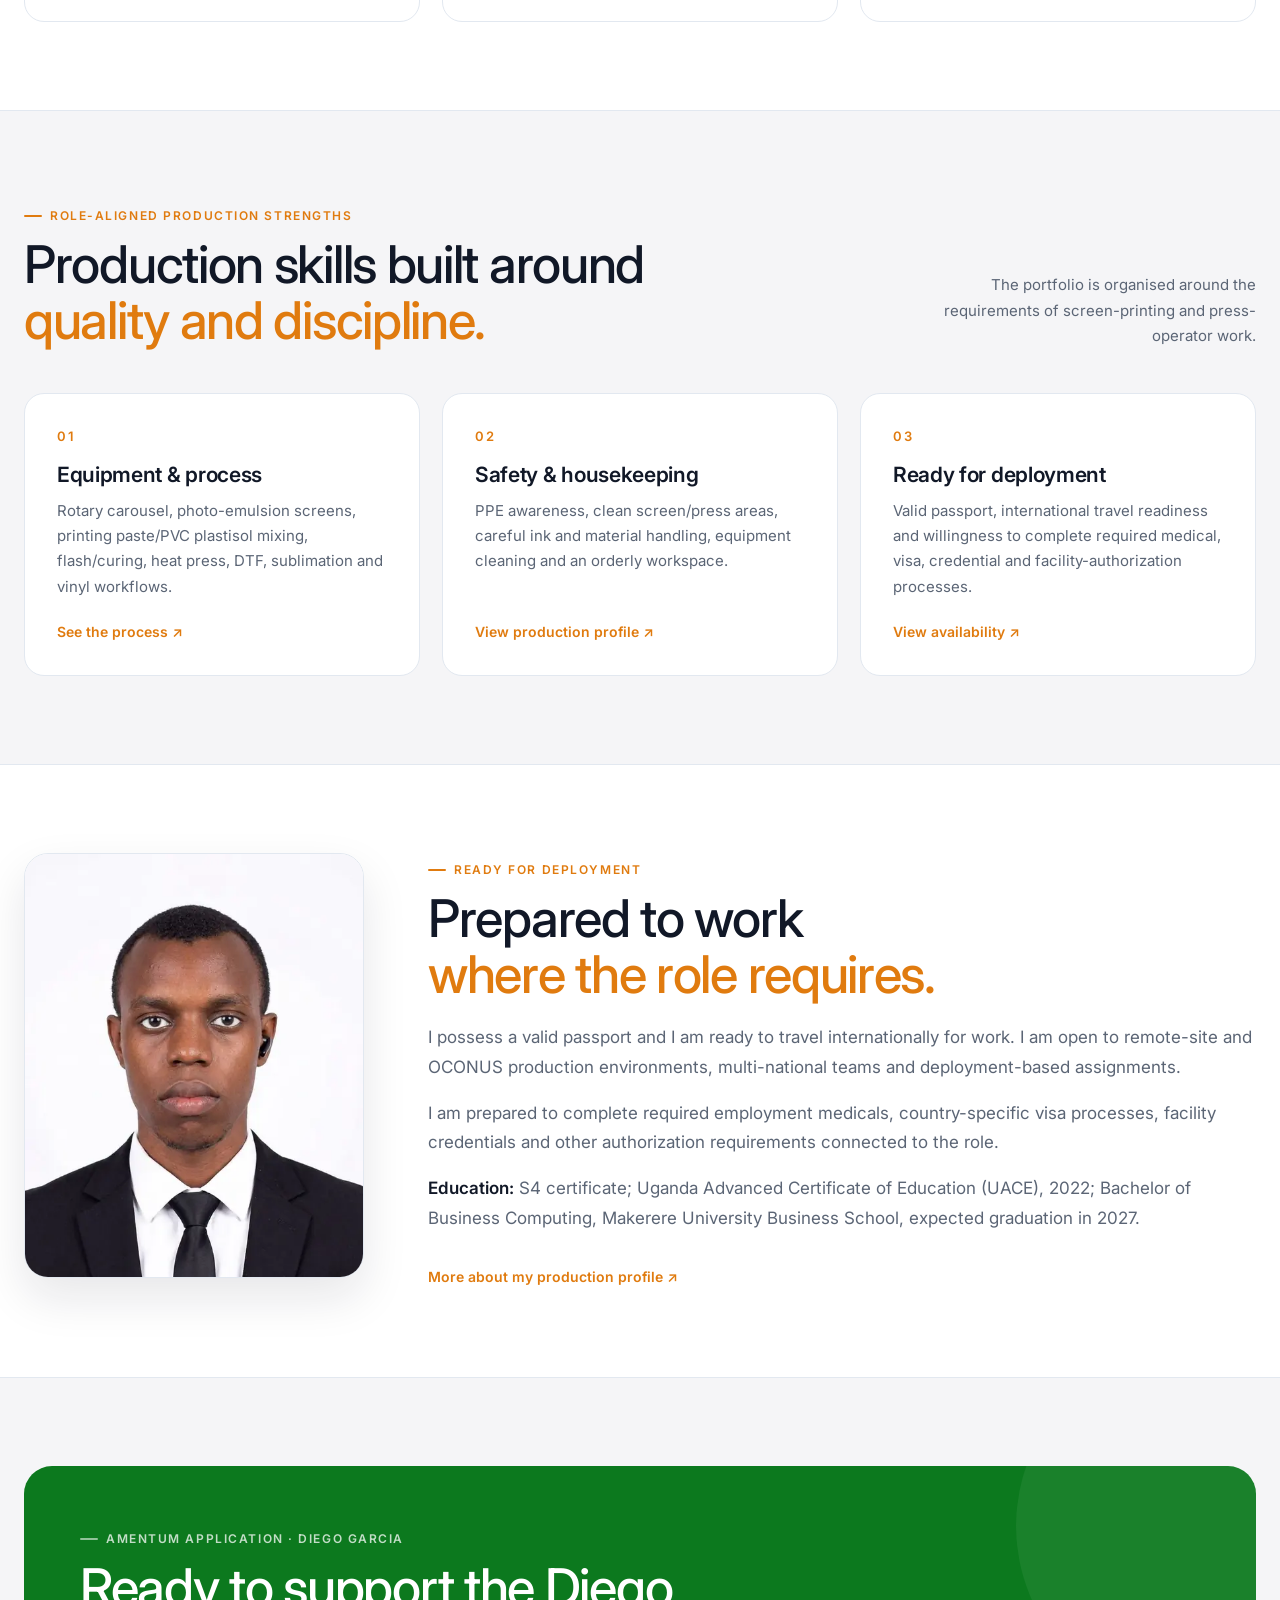
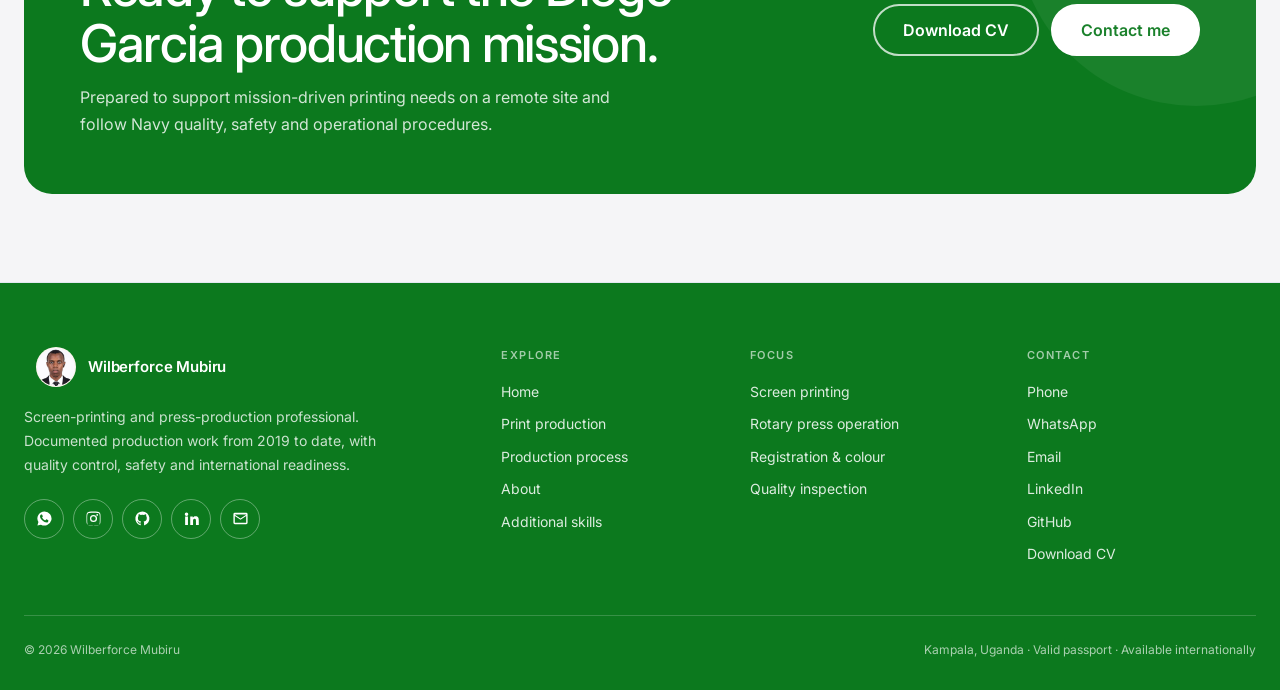
<file: amentum.html>
<!doctype html>
<html lang="en">
<head>
<meta charset="utf-8">
<meta name="viewport" content="width=device-width, initial-scale=1">
<meta name="theme-color" content="#0c791e">
<title>Amentum Role Profile · Wilberforce Mubiru</title>
<meta name="description" content="Role-focused profile for the Silk Screen Operator / Press Operator opportunity supporting the Amentum program on Diego Garcia.">
<link rel="canonical" href="https://wilberforcedev.github.io/mubiruwilberforce/amentum.html">
<meta property="og:type" content="website">
<meta property="og:site_name" content="Wilberforce Mubiru — Print Production">
<meta property="og:title" content="Amentum Role Profile · Wilberforce Mubiru">
<meta property="og:description" content="Role-focused profile for the Silk Screen Operator / Press Operator opportunity supporting the Amentum program on Diego Garcia.">
<meta property="og:url" content="https://wilberforcedev.github.io/mubiruwilberforce/amentum.html">
<meta property="og:image" content="https://wilberforcedev.github.io/mubiruwilberforce/assets/img/profile.webp">
<meta name="twitter:card" content="summary_large_image">
<meta name="twitter:title" content="Amentum Role Profile · Wilberforce Mubiru">
<meta name="twitter:description" content="Role-focused profile for the Silk Screen Operator / Press Operator opportunity supporting the Amentum program on Diego Garcia.">
<meta name="twitter:image" content="https://wilberforcedev.github.io/mubiruwilberforce/assets/img/profile.jpg">
<link rel="icon" href="data:image/svg+xml,<svg xmlns='http://www.w3.org/2000/svg' viewBox='0 0 32 32'><rect width='32' height='32' rx='6' fill='%23e07b0f'/><text x='16' y='21' font-size='13' font-family='sans-serif' font-weight='bold' fill='white' text-anchor='middle'>WM</text></svg>">
<link rel="preconnect" href="https://fonts.googleapis.com"><link rel="preconnect" href="https://fonts.gstatic.com" crossorigin><link rel="stylesheet" href="https://fonts.googleapis.com/css2?family=Inter:wght@400;500;600;700&display=swap">
<link rel="stylesheet" href="assets/css/site.css">
<link rel="stylesheet" href="assets/css/typography.css">
</head>
<body>
<a class="skip-link" href="#top">Skip to main content</a>
<header class="topbar"><div class="shell nav"><a class="brand" href="index.html"><picture><source srcset="assets/img/profile.webp" type="image/webp"><img class="mark" src="assets/img/profile.jpg" alt="Wilberforce Mubiru"></picture><span>Wilberforce Mubiru</span></a><nav class="navlinks" id="site-menu" aria-label="Primary"><a href="index.html" class="active">Home</a><a href="graphics.html#process">Process</a><a href="graphics.html">Print Production</a><a href="about.html">About</a><a href="web-mobile.html">Additional Skills</a><a href="contact.html">Contact</a></nav><a class="navcta" href="Wilberforce_Mubiru_Amentum_CV.html" download>Amentum CV</a><button class="menu-toggle" type="button" aria-label="Toggle menu" aria-expanded="false" aria-controls="site-menu"><span></span><span></span><span></span></button></div></header>
<main id="top">
<section class="hero"><div class="shell"><div class="hero-grid"><div class="hero-copy"><div class="eyebrow">Target role · Amentum · Diego Garcia</div><h1><span>Silk screen.</span><span class="orange">&amp; press operator.</span><span class="soft">Quality-first production.</span></h1><p class="lede">Hands-on screen-printing work documented from 2019 to date, covering screen preparation, ink handling, registration, press operation and finished-output inspection. Based in Kampala with a valid passport and readiness for international travel.</p><div class="hero-actions"><a class="button primary" href="about.html#production-profile">View production profile <span aria-hidden="true">&rarr;</span></a><a class="button" href="Wilberforce_Mubiru_Amentum_CV.html" download>Download tailored CV</a></div><ul class="hero-points"><li>Targeting Amentum · Diego Garcia</li><li>Screen setup · press operation · inspection</li><li>Valid passport · available internationally</li></ul></div><div class="hero-visual"><div class="lanyard" aria-hidden="true"><span class="lanyard-strap">WM</span><span class="lanyard-clip"></span></div><article class="id-card"><div class="id-card-head"><span class="id-brand">WM</span><span class="id-tag"><span class="status-dot"></span>Available</span></div><div class="id-photo-wrap"><picture><source srcset="assets/img/profile.webp" type="image/webp"><img class="id-photo" src="assets/img/profile.jpg" alt="Portrait of Wilberforce Mubiru" width="640" height="800"></picture></div><div class="id-body"><h2 class="id-name">Wilberforce Mubiru</h2><p class="id-role">Silk Screen Operator / Press Operator</p><dl class="id-meta"><div><dt>Base</dt><dd>Kampala, Uganda</dd></div><div><dt>Passport</dt><dd>Valid · ready to travel</dd></div><div><dt>Availability</dt><dd>International · OCONUS</dd></div></dl></div></article></div></div><div class="stats" id="stats"></div></div></section>
<section class="section"><div class="shell"><div class="section-head"><div><div class="eyebrow">Selected print samples</div><h2 class="serif">Print work from <span class="orange">setup to finished output.</span></h2></div><div class="head-more"><p class="section-intro">A quick look at real production samples: press setup, printed apparel, high-visibility workwear and repeated garment runs.</p><a class="head-link" href="graphics.html">View all print production ↗</a></div></div><div class="grid" id="featured-graphics"></div></div></section>
<section class="section"><div class="shell"><div class="section-head"><div><div class="eyebrow">Amentum role alignment · Diego Garcia</div><h2 class="serif">Silk Screen Operator <span class="orange">/ Press Operator.</span></h2></div><div class="head-more"><p class="section-intro">Experience documented from 2019 to date, aligned with screen setup, press production, print inspection, equipment care and remote-site production support.</p></div></div><div class="cap-grid"><article class="cap"><span class="kicker">2019 to date</span><h3>Screen &amp; press experience</h3><p>Screen printing work documented from 2019 to date across apparel, schools, NGOs, institutions, campaigns, events and commercial brands.</p><ul><li>Repeated garment production</li><li>Institutional &amp; hi-vis workwear</li><li>Commercial branding &amp; merchandise</li><li>Ongoing documented production through 2026</li></ul></article><article class="cap"><span class="kicker">Set up &amp; operate</span><h3>Prepare, print &amp; monitor</h3><p>Production work includes screen preparation, artwork alignment, colour handling, rotary press operation and checking output while the run is in progress.</p><ul><li>Screen setup</li><li>Registration &amp; alignment</li><li>Ink / colour handling</li><li>Press monitoring &amp; adjustment</li></ul></article><article class="cap"><span class="kicker">Quality &amp; safety</span><h3>Inspect, clean &amp; document</h3><p>Finished work is checked against the job specification for registration, placement, colour consistency, curing and visible defects. Production support also includes keeping output consistent, observing schedules, checking supplies, recording job output, cleaning equipment and maintaining an orderly workspace.</p><ul><li>Registration, colour &amp; placement checks</li><li>Misprint identification &amp; final inspection</li><li>Consistent output against job specifications</li><li>Production schedules &amp; output records</li><li>Ink and supply checks</li><li>Screen / press cleaning and safe housekeeping</li></ul></article></div></div></section>
<section class="section"><div class="shell"><div class="section-head"><div><div class="eyebrow">Role-aligned production strengths</div><h2 class="serif">Production skills built around <span class="orange">quality and discipline.</span></h2></div><div class="head-more"><p class="section-intro">The portfolio is organised around the requirements of screen-printing and press-operator work.</p></div></div><div class="disciplines"><a class="discipline" href="graphics.html#process"><span class="num">01</span><h3>Equipment &amp; process</h3><p>Rotary carousel, photo-emulsion screens, printing paste/PVC plastisol mixing, flash/curing, heat press, DTF, sublimation and vinyl workflows.</p><span class="more">See the process ↗</span></a><a class="discipline" href="about.html"><span class="num">02</span><h3>Safety &amp; housekeeping</h3><p>PPE awareness, clean screen/press areas, careful ink and material handling, equipment cleaning and an orderly workspace.</p><span class="more">View production profile ↗</span></a><a class="discipline" href="contact.html"><span class="num">03</span><h3>Ready for deployment</h3><p>Valid passport, international travel readiness and willingness to complete required medical, visa, credential and facility-authorization processes.</p><span class="more">View availability ↗</span></a></div></div></section>


<section class="section"><div class="shell about"><div><picture><source srcset="assets/img/profile.webp" type="image/webp"><img class="about-photo" src="assets/img/profile.jpg" alt="Wilberforce Mubiru portrait"></picture></div><div><div class="eyebrow">Ready for deployment</div><h2 class="serif">Prepared to work <span class="orange">where the role requires.</span></h2><p class="about-copy">I possess a valid passport and I am ready to travel internationally for work. I am open to remote-site and OCONUS production environments, multi-national teams and deployment-based assignments.</p><p class="about-copy">I am prepared to complete required employment medicals, country-specific visa processes, facility credentials and other authorization requirements connected to the role.</p>
<p class="about-copy"><strong>Education:</strong> S4 certificate; Uganda Advanced Certificate of Education (UACE), 2022; Bachelor of Business Computing, Makerere University Business School, expected graduation in 2027.</p><a class="head-link" href="about.html" style="display:inline-block;margin-top:16px">More about my production profile ↗</a></div></div></section>
<section class="section"><div class="shell"><div class="cta"><div><div class="eyebrow">Amentum application · Diego Garcia</div><h2 class="serif">Ready to support the Diego Garcia production mission.</h2><p>Prepared to support mission-driven printing needs on a remote site and follow Navy quality, safety and operational procedures.</p></div><div class="cta-actions"><a class="button ghost" href="Wilberforce_Mubiru_Amentum_CV.html" download>Download CV</a><a class="button primary" href="contact.html">Contact me</a></div></div></div></section>
</main>
<footer class="site-footer"><div class="shell"><div class="foot-main"><div class="foot-brand"><a class="brand" href="index.html"><picture><source srcset="assets/img/profile.webp" type="image/webp"><img class="mark" src="assets/img/profile.jpg" alt="Wilberforce Mubiru"></picture><span>Wilberforce Mubiru</span></a><p>Screen-printing and press-production professional. Documented production work from 2019 to date, with quality control, safety and international readiness.</p><div class="socials" id="socials"></div></div><div class="foot-col"><h3>Explore</h3><a href="index.html">Home</a><a href="graphics.html">Print production</a><a href="graphics.html#process">Production process</a><a href="about.html">About</a><a href="web-mobile.html">Additional skills</a></div><div class="foot-col"><h3>Focus</h3><span>Screen printing</span><span>Rotary press operation</span><span>Registration &amp; colour</span><span>Quality inspection</span></div><div class="foot-col"><h3>Contact</h3><a href="tel:+256755943973">Phone</a><a href="https://wa.me/256755943973" target="_blank" rel="noopener">WhatsApp</a><a href="mailto:wilberofficial2001@gmail.com">Email</a><a href="https://www.linkedin.com/in/wilberforce-mubiru-217b49211/" target="_blank" rel="noopener">LinkedIn</a><a href="https://github.com/Wilberforcedev" target="_blank" rel="noopener">GitHub</a><a href="Wilberforce_Mubiru_Amentum_CV.html" download>Download CV</a></div></div><div class="foot-bottom"><div>© <span id="year"></span> Wilberforce Mubiru</div><div>Kampala, Uganda · Valid passport · Available internationally</div></div></div></footer>
<script src="assets/js/data.js"></script>
<script src="assets/js/site.js"></script>
</body>
</html>
</file>
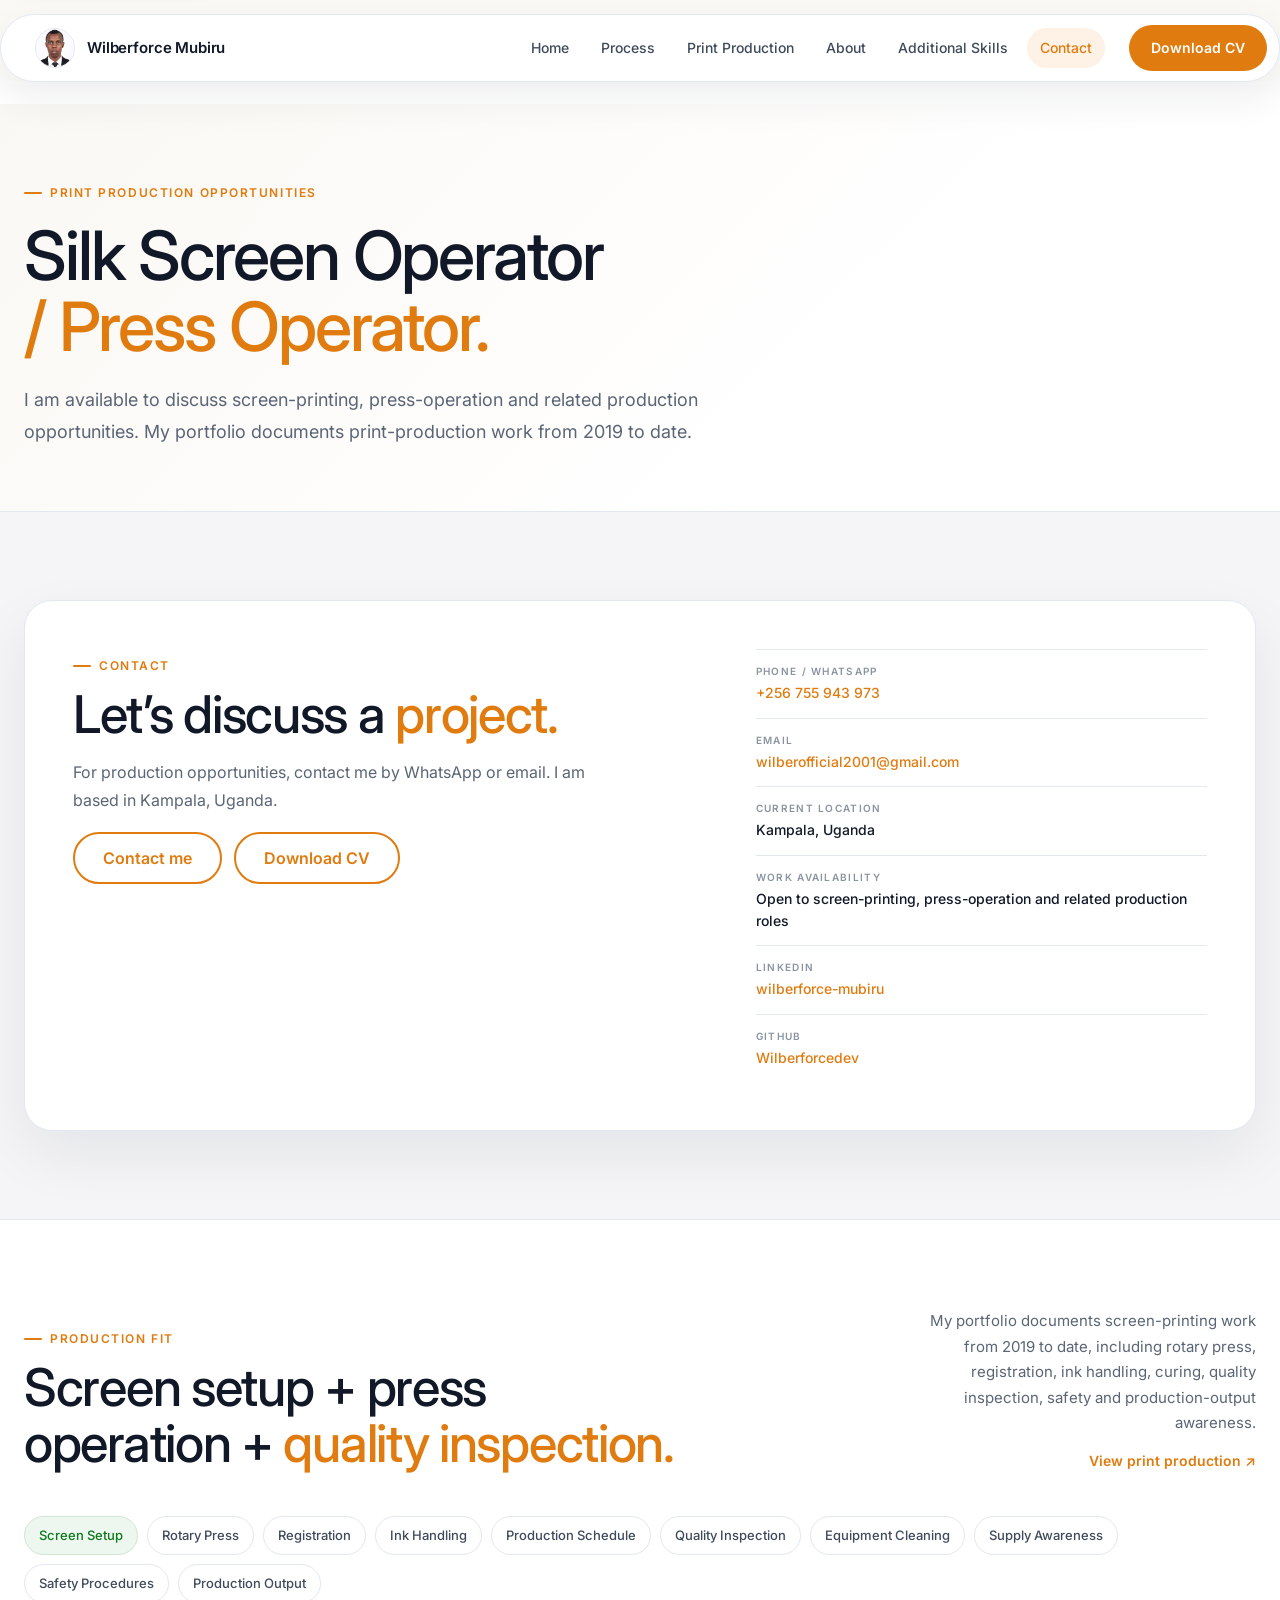
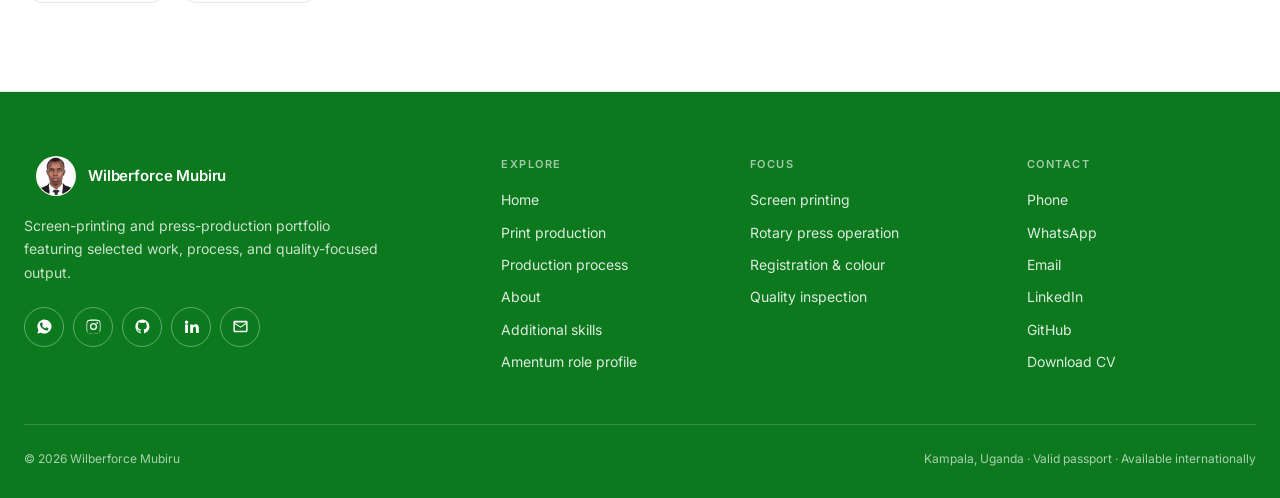
<file: contact.html>
<!doctype html>
<html lang="en">
<head>
<meta charset="utf-8">
<meta name="viewport" content="width=device-width, initial-scale=1">
<meta name="theme-color" content="#0c791e">
<title>Contact Wilberforce Mubiru · Print Production</title>
<meta name="description" content="Contact Wilberforce Mubiru about screen-printing, press-operation, and related production opportunities.">
<link rel="canonical" href="https://wilberforcedev.github.io/mubiruwilberforce/contact.html">
<meta property="og:type" content="website">
<meta property="og:site_name" content="Wilberforce Mubiru — Print Production">
<meta property="og:title" content="Contact Wilberforce Mubiru · Print Production">
<meta property="og:description" content="Contact Wilberforce Mubiru about screen-printing, press-operation, and related production opportunities.">
<meta property="og:url" content="https://wilberforcedev.github.io/mubiruwilberforce/contact.html">
<meta property="og:image" content="https://wilberforcedev.github.io/mubiruwilberforce/assets/img/profile.webp">
<meta name="twitter:card" content="summary_large_image">
<meta name="twitter:title" content="Contact Wilberforce Mubiru · Print Production">
<meta name="twitter:description" content="Contact Wilberforce Mubiru about screen-printing, press-operation, and related production opportunities.">
<meta name="twitter:image" content="https://wilberforcedev.github.io/mubiruwilberforce/assets/img/profile.jpg">
<link rel="icon" href="data:image/svg+xml,<svg xmlns='http://www.w3.org/2000/svg' viewBox='0 0 32 32'><rect width='32' height='32' rx='6' fill='%23e07b0f'/><text x='16' y='21' font-size='13' font-family='sans-serif' font-weight='bold' fill='white' text-anchor='middle'>WM</text></svg>">
<link rel="preconnect" href="https://fonts.googleapis.com"><link rel="preconnect" href="https://fonts.gstatic.com" crossorigin><link rel="stylesheet" href="https://fonts.googleapis.com/css2?family=Inter:wght@400;500;600;700&display=swap">
<link rel="stylesheet" href="assets/css/site.css">
<link rel="stylesheet" href="assets/css/typography.css">
</head>
<body>
<a class="skip-link" href="#top">Skip to main content</a>
<header class="topbar"><div class="shell nav"><a class="brand" href="index.html"><picture><source srcset="assets/img/profile.webp" type="image/webp"><img class="mark" src="assets/img/profile.jpg" alt="Wilberforce Mubiru"></picture><span>Wilberforce Mubiru</span></a><nav class="navlinks" id="site-menu" aria-label="Primary"><a href="index.html">Home</a><a href="graphics.html#process">Process</a><a href="graphics.html">Print Production</a><a href="about.html">About</a><a href="web-mobile.html">Additional Skills</a><a href="contact.html" class="active">Contact</a></nav><a class="navcta" href="Wilberforce_Mubiru_Print_Production_CV.html" download>Download CV</a><button class="menu-toggle" type="button" aria-label="Toggle menu" aria-expanded="false" aria-controls="site-menu"><span></span><span></span><span></span></button></div></header>
<main id="top">
<section class="page-head"><div class="shell"><div class="eyebrow">Print production opportunities</div><h1 class="serif">Silk Screen Operator <span class="orange">/ Press Operator.</span></h1><p class="page-intro">I am available to discuss screen-printing, press-operation and related production opportunities. My portfolio documents print-production work from 2019 to date.</p></div></section>
<section class="section" id="contact"><div class="shell"><div class="contact"><div><div class="eyebrow">Contact</div><h2 class="serif">Let’s discuss a <span class="orange">project.</span></h2><p>For production opportunities, contact me by WhatsApp or email. I am based in Kampala, Uganda.</p><div class="cta-actions" style="margin-top:18px"><a class="button" href="https://wa.me/256755943973" target="_blank" rel="noopener">Contact me</a><a class="button" href="Wilberforce_Mubiru_Print_Production_CV.html" download>Download CV</a></div></div><div class="contact-meta"><div><small>Phone / WhatsApp</small><a href="tel:+256755943973">+256 755 943 973</a></div><div><small>Email</small><a href="mailto:wilberofficial2001@gmail.com">wilberofficial2001@gmail.com</a></div><div><small>Current location</small>Kampala, Uganda</div><div><small>Work availability</small>Open to screen-printing, press-operation and related production roles</div><div><small>LinkedIn</small><a href="https://www.linkedin.com/in/wilberforce-mubiru-217b49211/" target="_blank" rel="noopener">wilberforce-mubiru</a></div><div><small>GitHub</small><a href="https://github.com/Wilberforcedev" target="_blank" rel="noopener">Wilberforcedev</a></div></div></div></div></section>
<section class="section"><div class="shell"><div class="section-head"><div><div class="eyebrow">Production fit</div><h2 class="serif">Screen setup + press operation + <span class="orange">quality inspection.</span></h2></div><div class="head-more"><p class="section-intro">My portfolio documents screen-printing work from 2019 to date, including rotary press, registration, ink handling, curing, quality inspection, safety and production-output awareness.</p><a class="head-link" href="graphics.html">View print production ↗</a></div></div><div class="areas"><span>Screen Setup</span><span>Rotary Press</span><span>Registration</span><span>Ink Handling</span><span>Production Schedule</span><span>Quality Inspection</span><span>Equipment Cleaning</span><span>Supply Awareness</span><span>Safety Procedures</span><span>Production Output</span></div></div></section>
</main>
<footer class="site-footer"><div class="shell"><div class="foot-main"><div class="foot-brand"><a class="brand" href="index.html"><picture><source srcset="assets/img/profile.webp" type="image/webp"><img class="mark" src="assets/img/profile.jpg" alt="Wilberforce Mubiru"></picture><span>Wilberforce Mubiru</span></a><p>Screen-printing and press-production portfolio featuring selected work, process, and quality-focused output.</p><div class="socials" id="socials"></div></div><div class="foot-col"><h3>Explore</h3><a href="index.html">Home</a><a href="graphics.html">Print production</a><a href="graphics.html#process">Production process</a><a href="about.html">About</a><a href="web-mobile.html">Additional skills</a><a href="amentum.html">Amentum role profile</a></div><div class="foot-col"><h3>Focus</h3><span>Screen printing</span><span>Rotary press operation</span><span>Registration &amp; colour</span><span>Quality inspection</span></div><div class="foot-col"><h3>Contact</h3><a href="tel:+256755943973">Phone</a><a href="https://wa.me/256755943973" target="_blank" rel="noopener">WhatsApp</a><a href="mailto:wilberofficial2001@gmail.com">Email</a><a href="https://www.linkedin.com/in/wilberforce-mubiru-217b49211/" target="_blank" rel="noopener">LinkedIn</a><a href="https://github.com/Wilberforcedev" target="_blank" rel="noopener">GitHub</a><a href="Wilberforce_Mubiru_Print_Production_CV.html" download>Download CV</a></div></div><div class="foot-bottom"><div>© <span id="year"></span> Wilberforce Mubiru</div><div>Kampala, Uganda · Valid passport · Available internationally</div></div></div></footer>
<script src="assets/js/data.js"></script>
<script src="assets/js/site.js"></script>
</body>
</html>
</file>
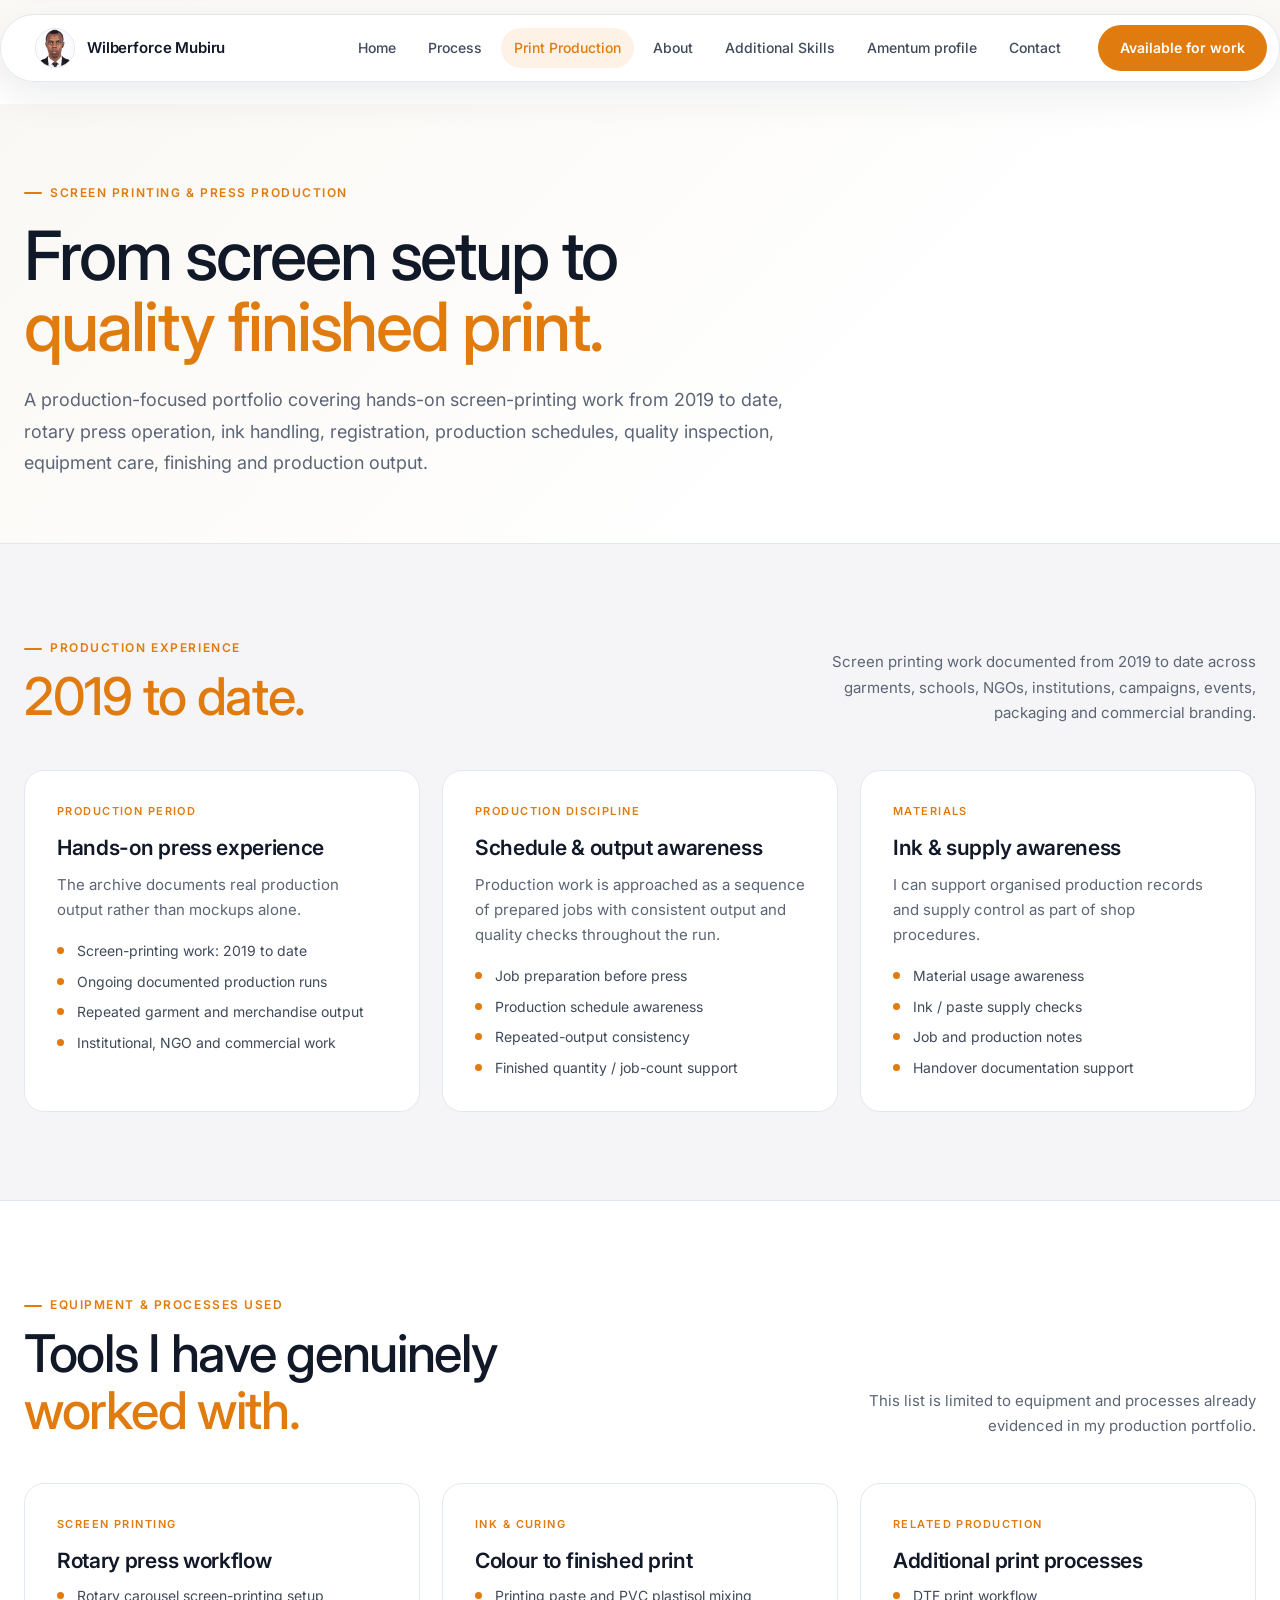
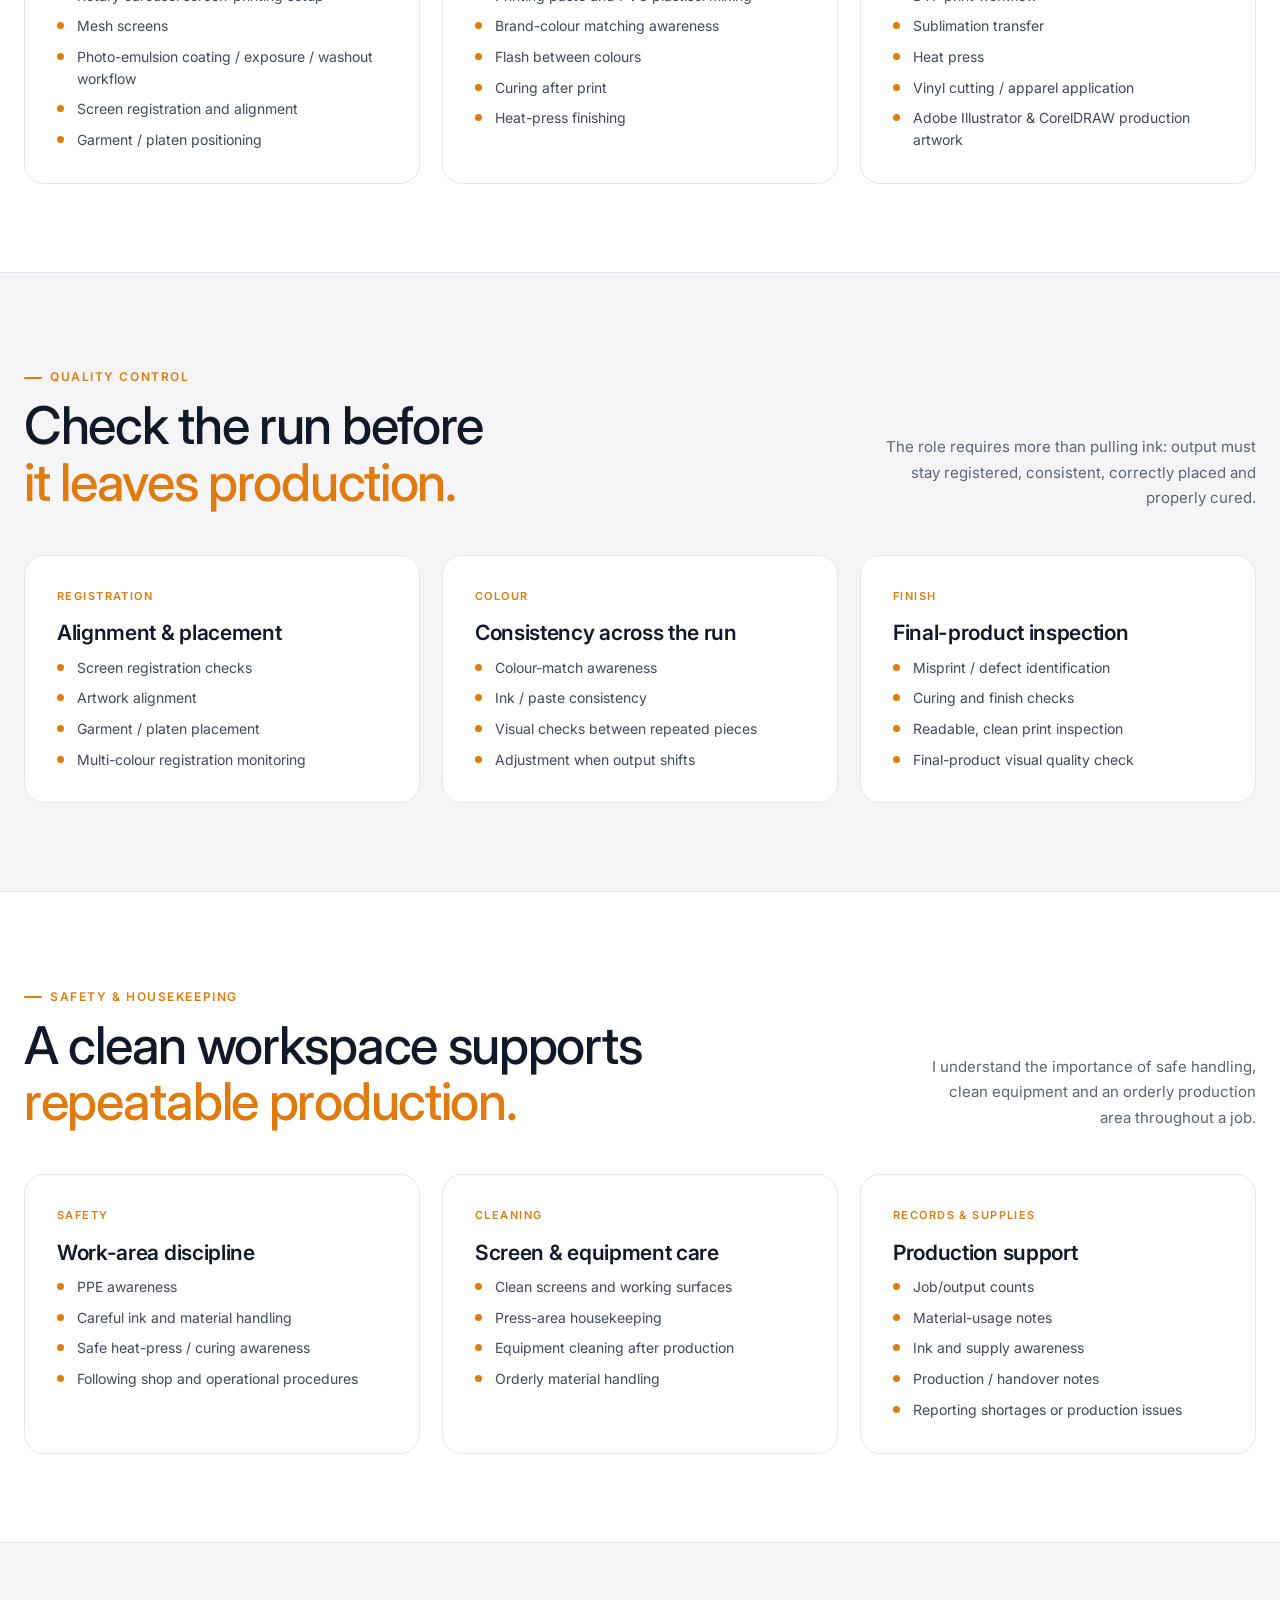
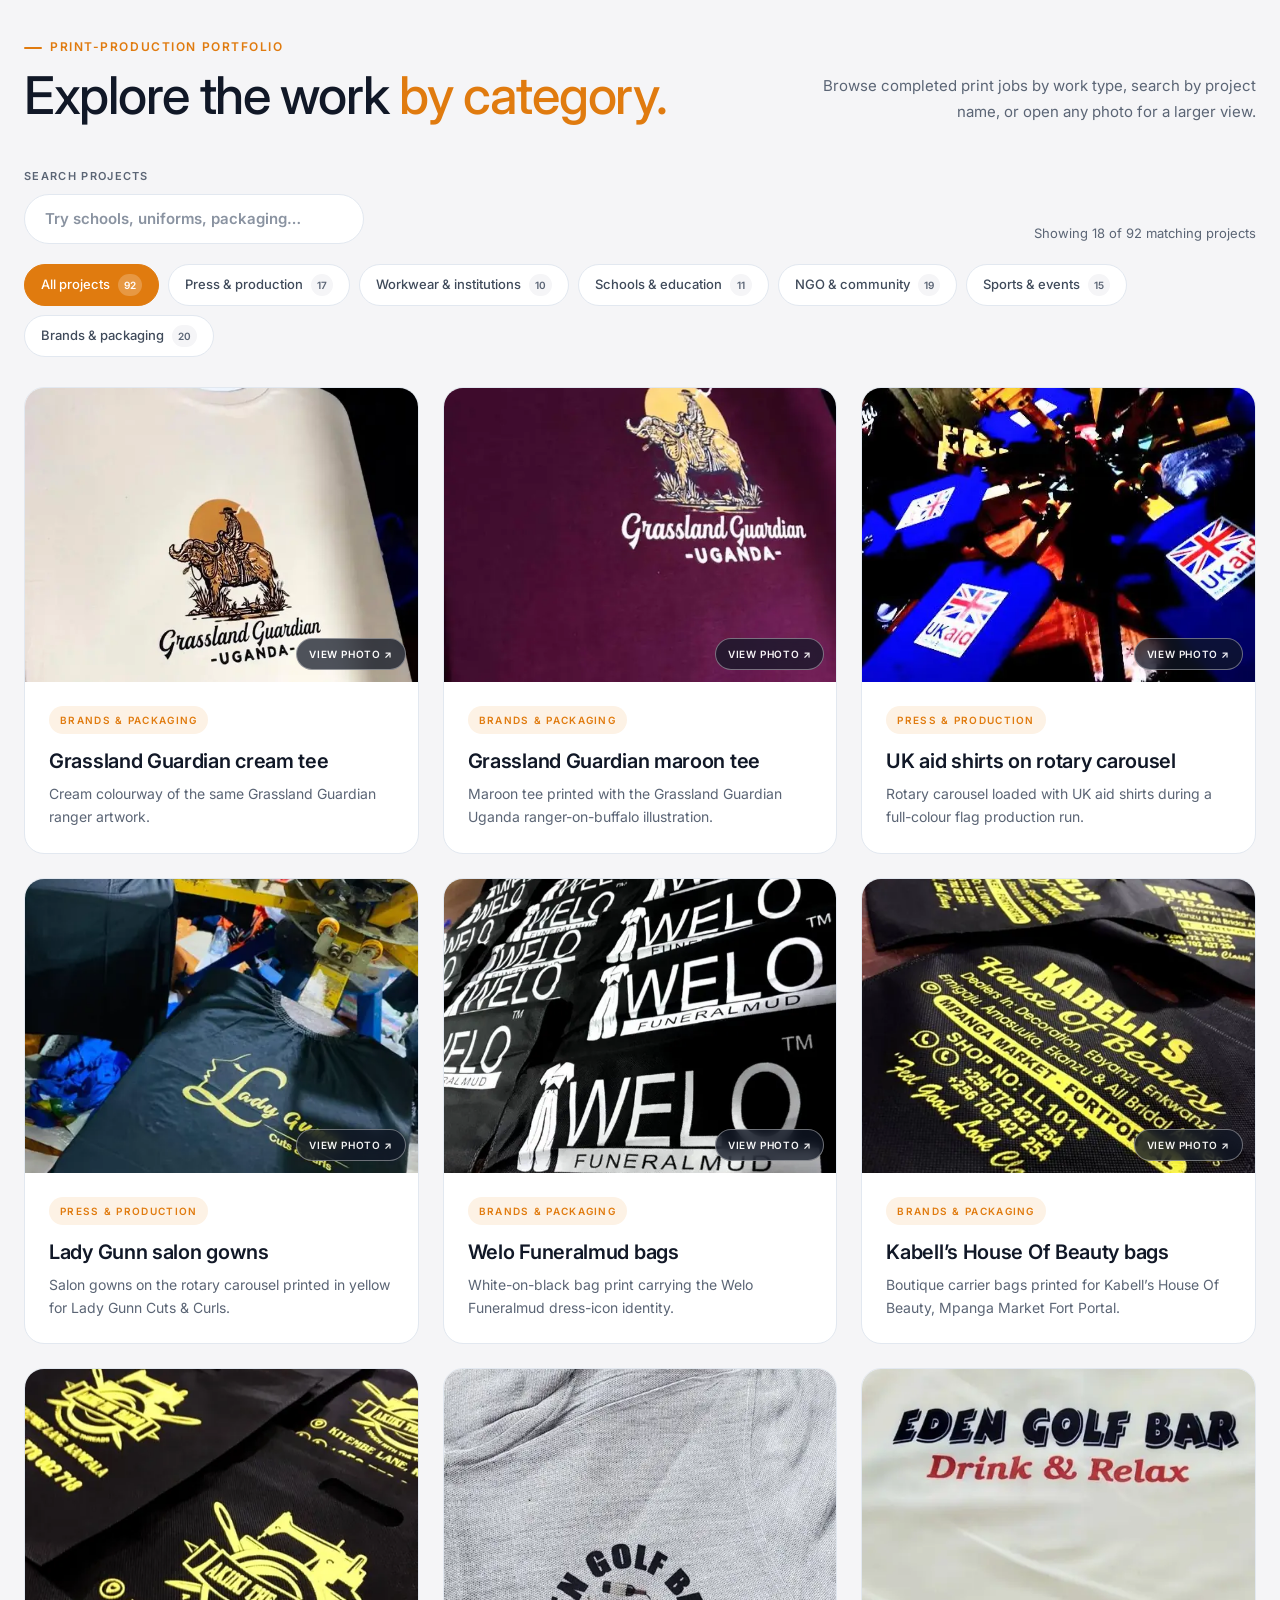
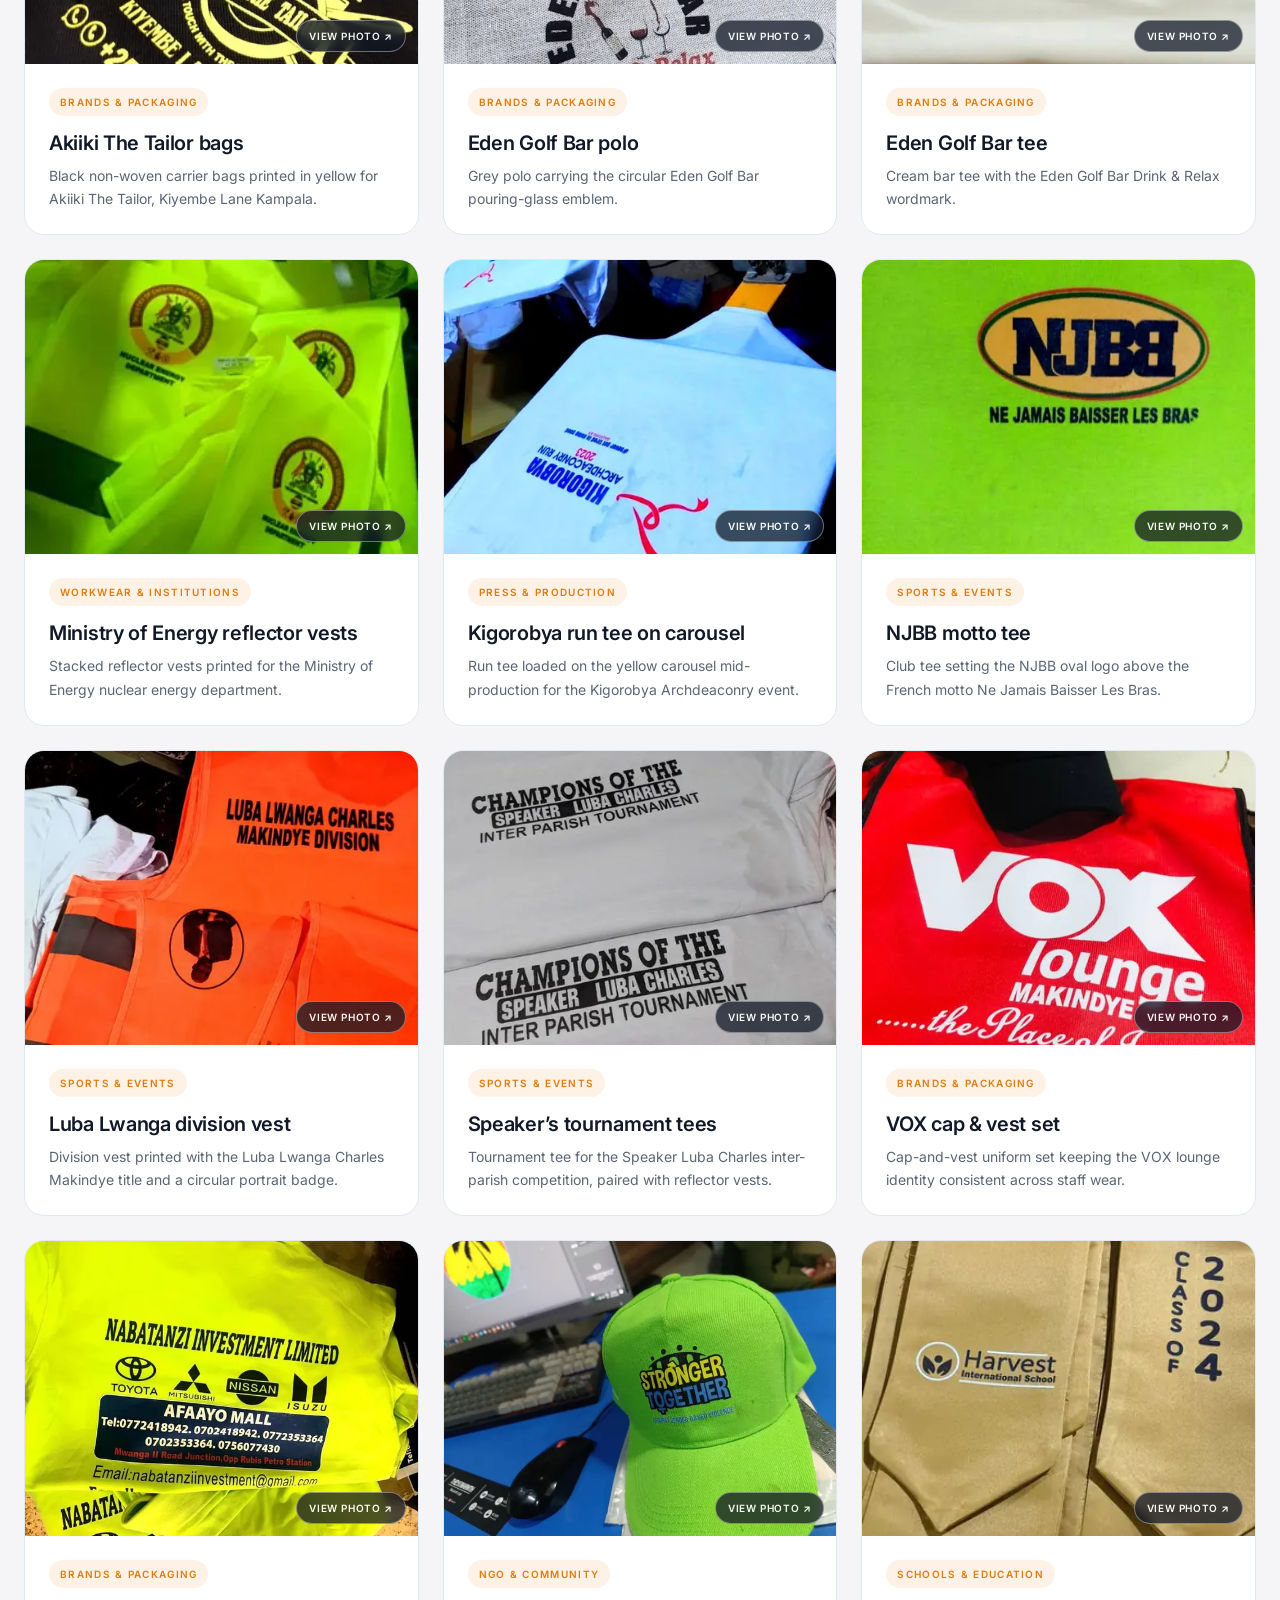
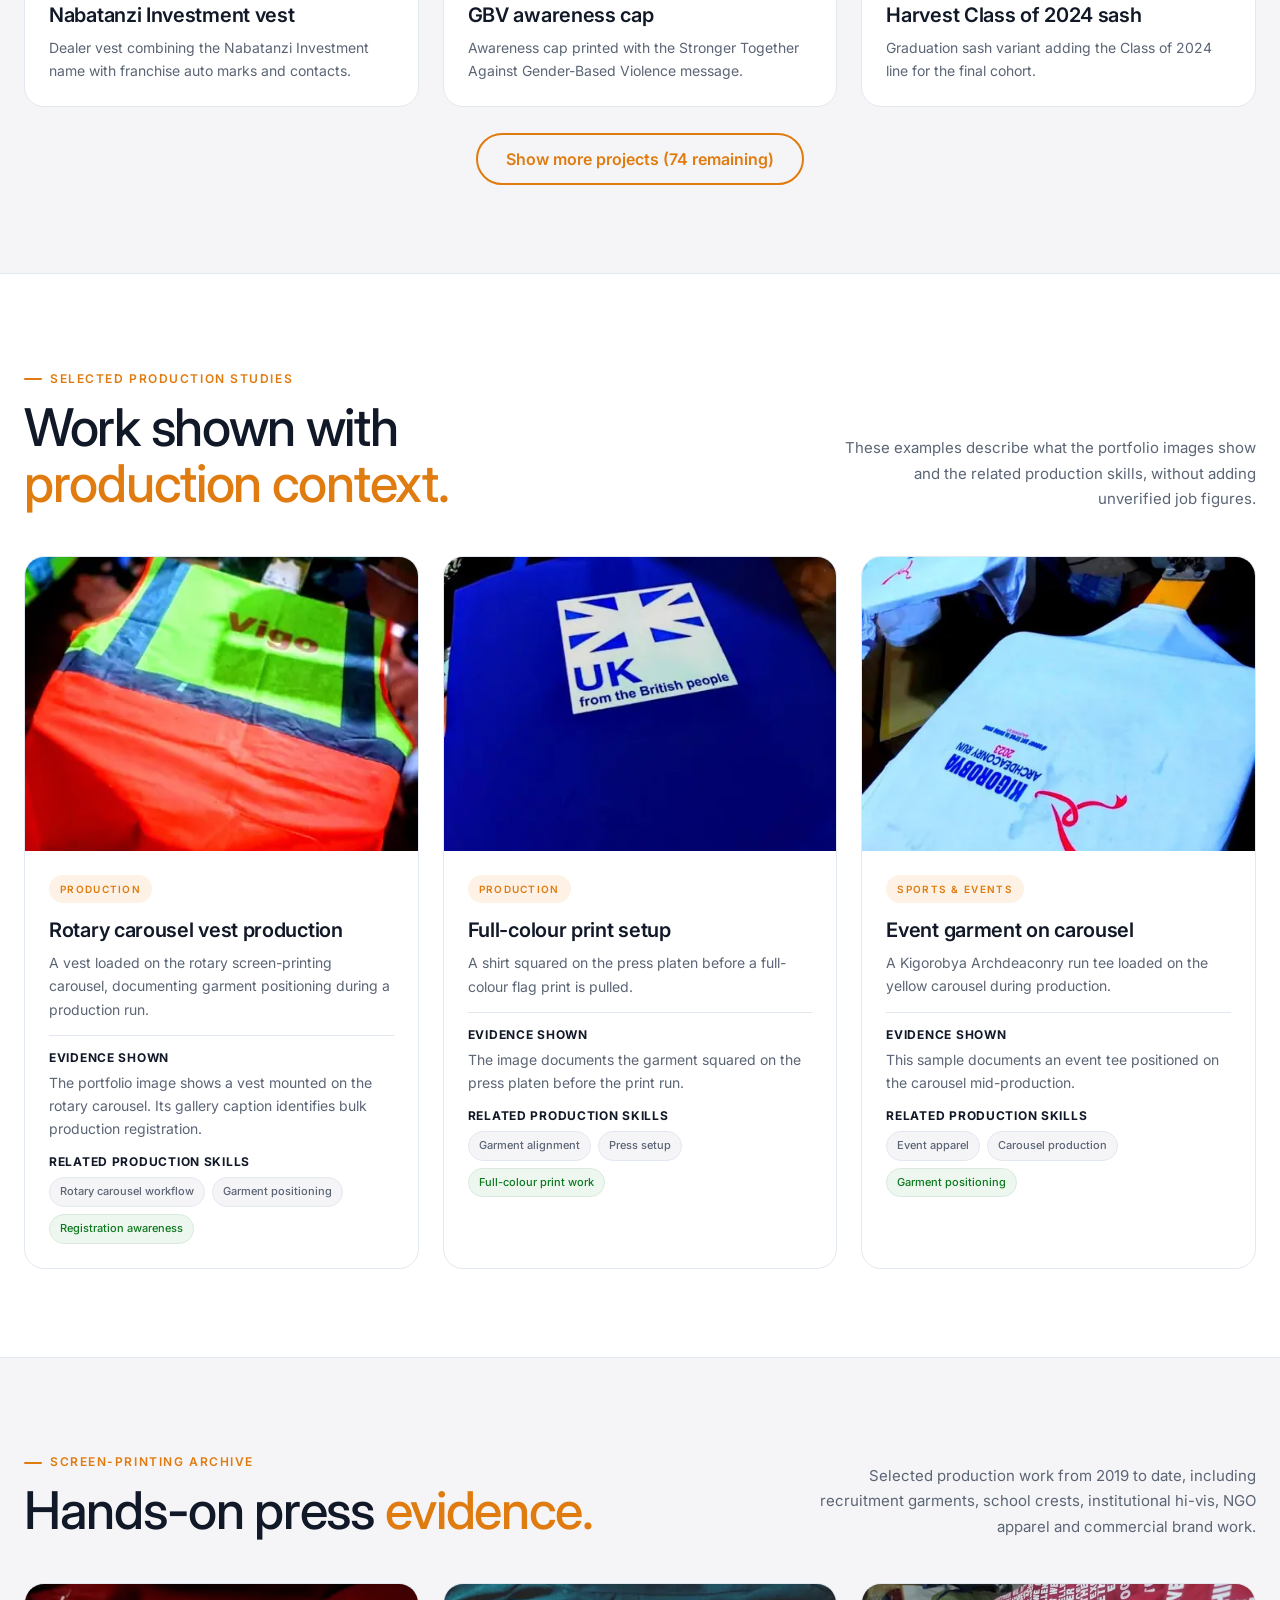
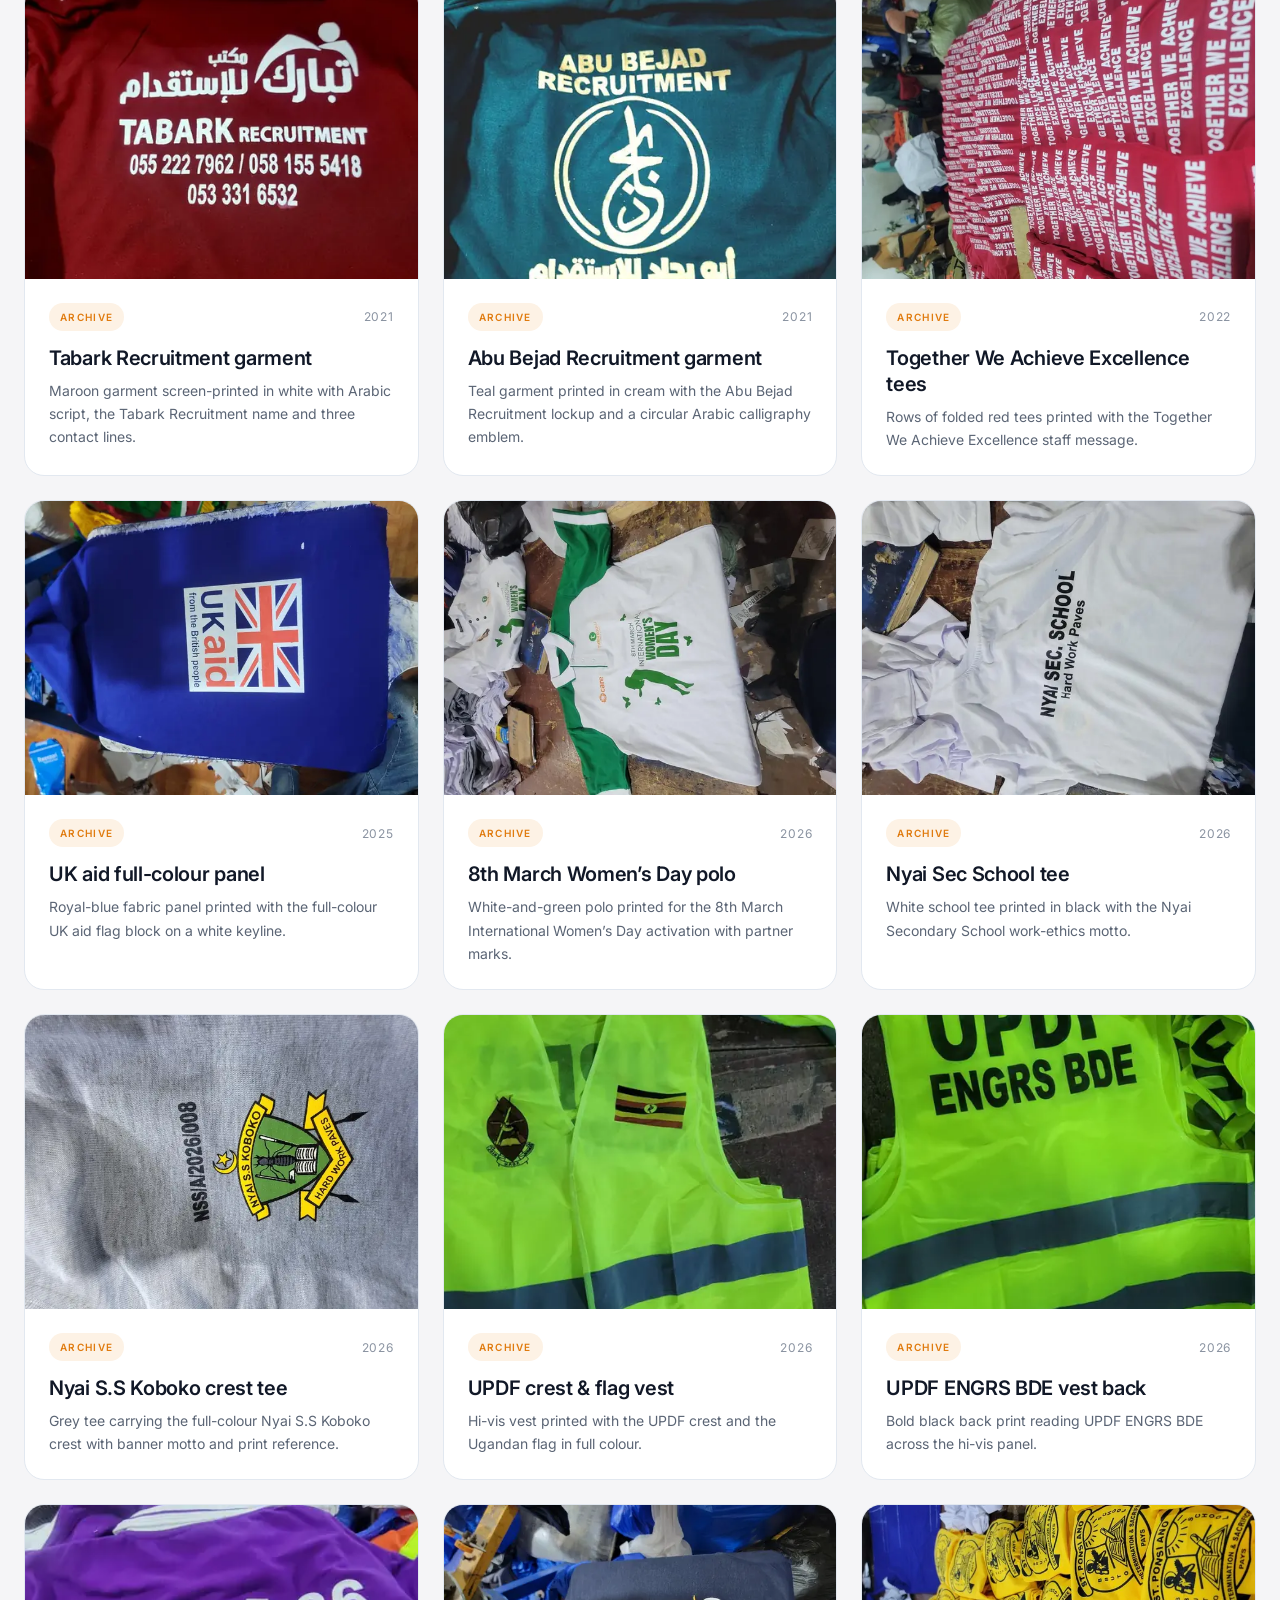
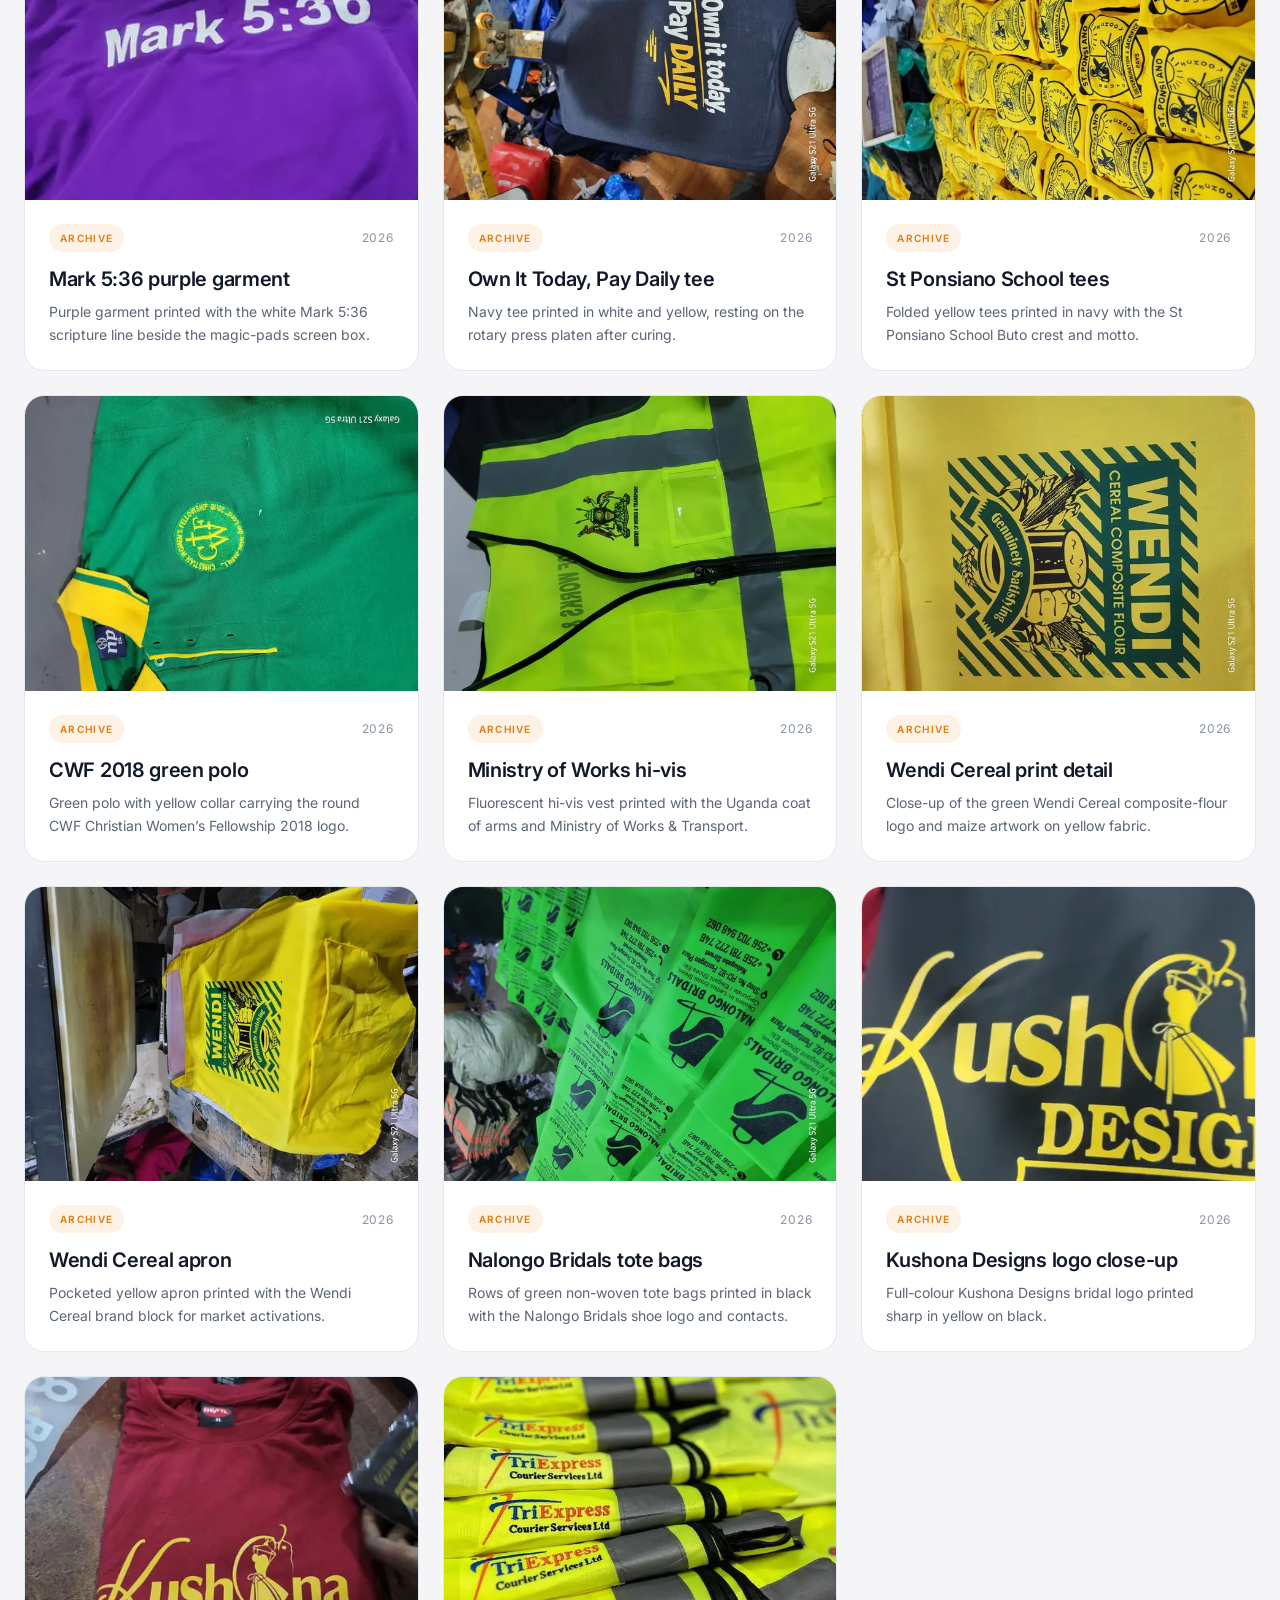
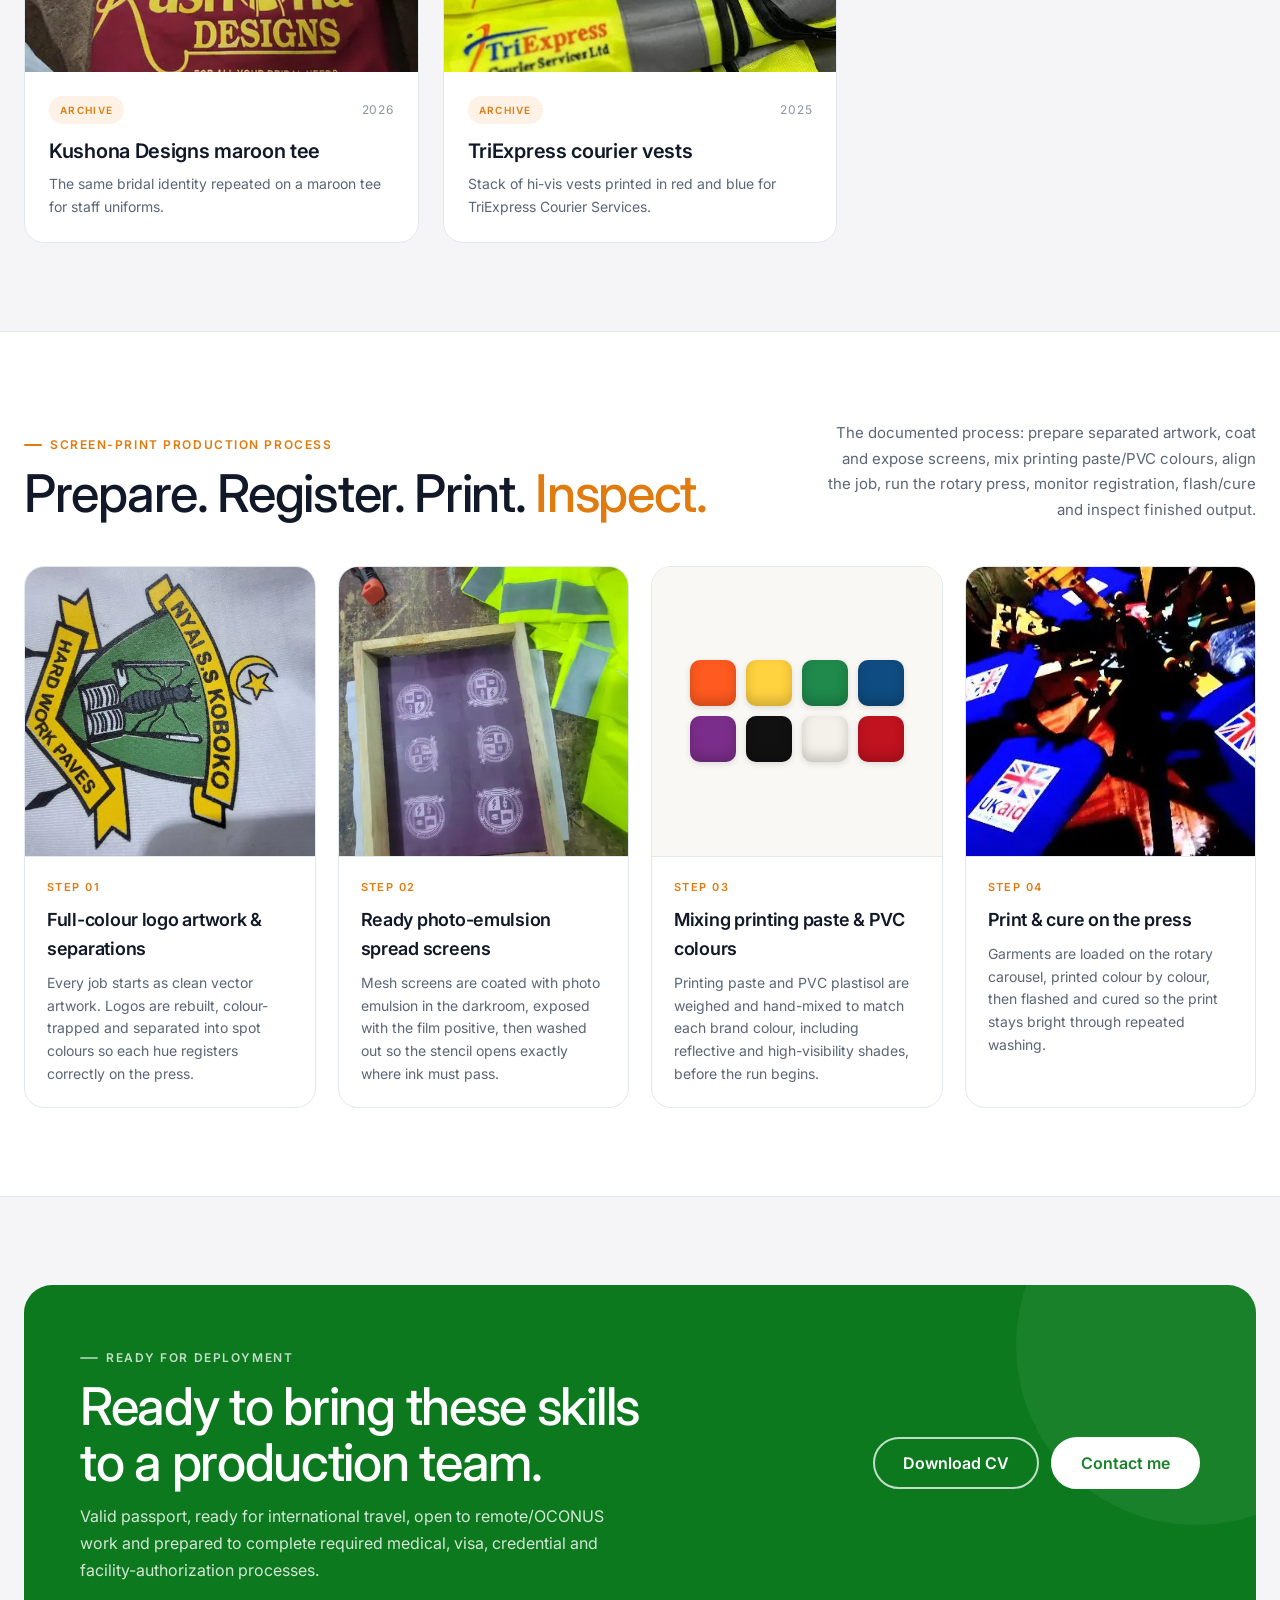
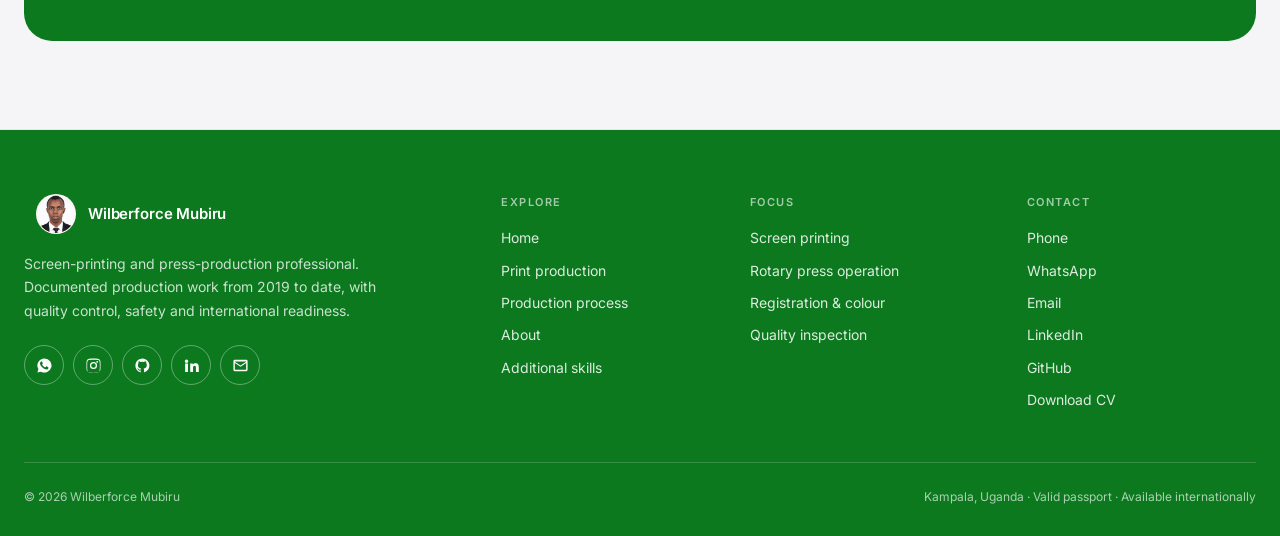
<file: graphics.html>
<!doctype html>
<html lang="en">
<head>
<meta charset="utf-8">
<meta name="viewport" content="width=device-width, initial-scale=1">
<meta name="theme-color" content="#0c791e">
<title>Screen Printing & Press Production · Wilberforce Mubiru</title>
<meta name="description" content="Explore screen-printing projects, production case studies, press processes and quality-focused work by Wilberforce Mubiru.">
<link rel="canonical" href="https://wilberforcedev.github.io/mubiruwilberforce/graphics.html">
<meta property="og:type" content="website">
<meta property="og:site_name" content="Wilberforce Mubiru — Print Production">
<meta property="og:title" content="Screen Printing & Press Production · Wilberforce Mubiru">
<meta property="og:description" content="Explore screen-printing projects, production case studies, press processes and quality-focused work by Wilberforce Mubiru.">
<meta property="og:url" content="https://wilberforcedev.github.io/mubiruwilberforce/graphics.html">
<meta property="og:image" content="https://wilberforcedev.github.io/mubiruwilberforce/assets/img/profile.webp">
<meta name="twitter:card" content="summary_large_image">
<meta name="twitter:title" content="Screen Printing & Press Production · Wilberforce Mubiru">
<meta name="twitter:description" content="Explore screen-printing projects, production case studies, press processes and quality-focused work by Wilberforce Mubiru.">
<meta name="twitter:image" content="https://wilberforcedev.github.io/mubiruwilberforce/assets/img/profile.jpg">
<link rel="icon" href="data:image/svg+xml,<svg xmlns='http://www.w3.org/2000/svg' viewBox='0 0 32 32'><rect width='32' height='32' rx='6' fill='%23e07b0f'/><text x='16' y='21' font-size='13' font-family='sans-serif' font-weight='bold' fill='white' text-anchor='middle'>WM</text></svg>">
<link rel="preconnect" href="https://fonts.googleapis.com"><link rel="preconnect" href="https://fonts.gstatic.com" crossorigin><link rel="stylesheet" href="https://fonts.googleapis.com/css2?family=Inter:wght@400;500;600;700&display=swap">
<link rel="stylesheet" href="assets/css/site.css">
<link rel="stylesheet" href="assets/css/typography.css">
</head>
<body>
<a class="skip-link" href="#top">Skip to main content</a>
<header class="topbar"><div class="shell nav"><a class="brand" href="index.html"><picture><source srcset="assets/img/profile.webp" type="image/webp"><img class="mark" src="assets/img/profile.jpg" alt="Wilberforce Mubiru"></picture><span>Wilberforce Mubiru</span></a><nav class="navlinks" id="site-menu" aria-label="Primary"><a href="index.html">Home</a><a href="graphics.html#process">Process</a><a href="graphics.html" class="active">Print Production</a><a href="about.html">About</a><a href="web-mobile.html">Additional Skills</a><a href="amentum.html">Amentum profile</a><a href="contact.html">Contact</a></nav><a class="navcta" href="contact.html">Available for work</a><button class="menu-toggle" type="button" aria-label="Toggle menu" aria-expanded="false" aria-controls="site-menu"><span></span><span></span><span></span></button></div></header>
<main id="top">
<section class="page-head"><div class="shell"><div class="eyebrow">Screen printing &amp; press production</div><h1 class="serif">From screen setup to <span class="orange">quality finished print.</span></h1><p class="page-intro">A production-focused portfolio covering hands-on screen-printing work from 2019 to date, rotary press operation, ink handling, registration, production schedules, quality inspection, equipment care, finishing and production output.</p></div></section>
<section class="section"><div class="shell"><div class="section-head"><div><div class="eyebrow">Production experience</div><h2 class="serif"><span class="orange">2019 to date.</span></h2></div><div class="head-more"><p class="section-intro">Screen printing work documented from 2019 to date across garments, schools, NGOs, institutions, campaigns, events, packaging and commercial branding.</p></div></div><div class="cap-grid"><article class="cap"><span class="kicker">Production period</span><h3>Hands-on press experience</h3><p>The archive documents real production output rather than mockups alone.</p><ul><li>Screen-printing work: 2019 to date</li><li>Ongoing documented production runs</li><li>Repeated garment and merchandise output</li><li>Institutional, NGO and commercial work</li></ul></article><article class="cap"><span class="kicker">Production discipline</span><h3>Schedule &amp; output awareness</h3><p>Production work is approached as a sequence of prepared jobs with consistent output and quality checks throughout the run.</p><ul><li>Job preparation before press</li><li>Production schedule awareness</li><li>Repeated-output consistency</li><li>Finished quantity / job-count support</li></ul></article><article class="cap"><span class="kicker">Materials</span><h3>Ink &amp; supply awareness</h3><p>I can support organised production records and supply control as part of shop procedures.</p><ul><li>Material usage awareness</li><li>Ink / paste supply checks</li><li>Job and production notes</li><li>Handover documentation support</li></ul></article></div></div></section>
<section class="section" id="equipment"><div class="shell"><div class="section-head"><div><div class="eyebrow">Equipment &amp; processes used</div><h2 class="serif">Tools I have genuinely <span class="orange">worked with.</span></h2></div><div class="head-more"><p class="section-intro">This list is limited to equipment and processes already evidenced in my production portfolio.</p></div></div><div class="cap-grid"><article class="cap"><span class="kicker">Screen printing</span><h3>Rotary press workflow</h3><ul><li>Rotary carousel screen-printing setup</li><li>Mesh screens</li><li>Photo-emulsion coating / exposure / washout workflow</li><li>Screen registration and alignment</li><li>Garment / platen positioning</li></ul></article><article class="cap"><span class="kicker">Ink &amp; curing</span><h3>Colour to finished print</h3><ul><li>Printing paste and PVC plastisol mixing</li><li>Brand-colour matching awareness</li><li>Flash between colours</li><li>Curing after print</li><li>Heat-press finishing</li></ul></article><article class="cap"><span class="kicker">Related production</span><h3>Additional print processes</h3><ul><li>DTF print workflow</li><li>Sublimation transfer</li><li>Heat press</li><li>Vinyl cutting / apparel application</li><li>Adobe Illustrator &amp; CorelDRAW production artwork</li></ul></article></div></div></section>
<section class="section" id="quality"><div class="shell"><div class="section-head"><div><div class="eyebrow">Quality control</div><h2 class="serif">Check the run before <span class="orange">it leaves production.</span></h2></div><div class="head-more"><p class="section-intro">The role requires more than pulling ink: output must stay registered, consistent, correctly placed and properly cured.</p></div></div><div class="cap-grid"><article class="cap"><span class="kicker">Registration</span><h3>Alignment &amp; placement</h3><ul><li>Screen registration checks</li><li>Artwork alignment</li><li>Garment / platen placement</li><li>Multi-colour registration monitoring</li></ul></article><article class="cap"><span class="kicker">Colour</span><h3>Consistency across the run</h3><ul><li>Colour-match awareness</li><li>Ink / paste consistency</li><li>Visual checks between repeated pieces</li><li>Adjustment when output shifts</li></ul></article><article class="cap"><span class="kicker">Finish</span><h3>Final-product inspection</h3><ul><li>Misprint / defect identification</li><li>Curing and finish checks</li><li>Readable, clean print inspection</li><li>Final-product visual quality check</li></ul></article></div></div></section>
<section class="section" id="safety"><div class="shell"><div class="section-head"><div><div class="eyebrow">Safety &amp; housekeeping</div><h2 class="serif">A clean workspace supports <span class="orange">repeatable production.</span></h2></div><div class="head-more"><p class="section-intro">I understand the importance of safe handling, clean equipment and an orderly production area throughout a job.</p></div></div><div class="cap-grid"><article class="cap"><span class="kicker">Safety</span><h3>Work-area discipline</h3><ul><li>PPE awareness</li><li>Careful ink and material handling</li><li>Safe heat-press / curing awareness</li><li>Following shop and operational procedures</li></ul></article><article class="cap"><span class="kicker">Cleaning</span><h3>Screen &amp; equipment care</h3><ul><li>Clean screens and working surfaces</li><li>Press-area housekeeping</li><li>Equipment cleaning after production</li><li>Orderly material handling</li></ul></article><article class="cap"><span class="kicker">Records &amp; supplies</span><h3>Production support</h3><ul><li>Job/output counts</li><li>Material-usage notes</li><li>Ink and supply awareness</li><li>Production / handover notes</li><li>Reporting shortages or production issues</li></ul></article></div></div></section>
<section class="section" id="graphics"><div class="shell"><div class="section-head"><div><div class="eyebrow">Print-production portfolio</div><h2 class="serif">Explore the work <span class="orange">by category.</span></h2></div><div class="head-more"><p class="section-intro">Browse completed print jobs by work type, search by project name, or open any photo for a larger view.</p></div></div><div class="gallery-tools"><label class="gallery-search"><span>Search projects</span><input id="project-search" type="search" placeholder="Try schools, uniforms, packaging…" autocomplete="off"></label><p id="project-count" class="project-count" aria-live="polite"></p></div><div class="filters" id="art-filters" aria-label="Filter print projects by category"></div><div class="grid" id="art-grid"></div><div class="gallery-more"><button class="button" id="load-more-projects" type="button" hidden>Show more projects</button></div><p id="project-empty" class="project-empty" hidden>No projects match that search. Try another name or category.</p></div></section><dialog class="project-lightbox" id="project-lightbox" aria-labelledby="project-lightbox-title"><div class="project-lightbox-frame"><button type="button" class="project-lightbox-close" id="project-lightbox-close" aria-label="Close image preview">Close <span aria-hidden="true">×</span></button><img id="project-lightbox-image" alt=""><div class="project-lightbox-caption"><h3 id="project-lightbox-title"></h3><p id="project-lightbox-description"></p></div></div></dialog>
<section class="section" id="case-studies"><div class="shell"><div class="section-head"><div><div class="eyebrow">Selected production studies</div><h2 class="serif">Work shown with <span class="orange">production context.</span></h2></div><div class="head-more"><p class="section-intro">These examples describe what the portfolio images show and the related production skills, without adding unverified job figures.</p></div></div><div class="grid" id="case-study-grid"></div></div></section>
<section class="section" id="archive"><div class="shell"><div class="section-head"><div><div class="eyebrow">Screen-printing archive</div><h2 class="serif">Hands-on press <span class="orange">evidence.</span></h2></div><div class="head-more"><p class="section-intro">Selected production work from 2019 to date, including recruitment garments, school crests, institutional hi-vis, NGO apparel and commercial brand work.</p></div></div><div class="grid" id="archive-grid"></div></div></section>
<section class="section" id="process"><div class="shell"><div class="section-head"><div><div class="eyebrow">Screen-print production process</div><h2 class="serif">Prepare. Register. Print. <span class="orange">Inspect.</span></h2></div><div class="head-more"><p class="section-intro">The documented process: prepare separated artwork, coat and expose screens, mix printing paste/PVC colours, align the job, run the rotary press, monitor registration, flash/cure and inspect finished output.</p></div></div><div class="steps" id="process-grid"></div></div></section>
<section class="section"><div class="shell"><div class="cta"><div><div class="eyebrow">Ready for deployment</div><h2 class="serif">Ready to bring these skills to a production team.</h2><p>Valid passport, ready for international travel, open to remote/OCONUS work and prepared to complete required medical, visa, credential and facility-authorization processes.</p></div><div class="cta-actions"><a class="button ghost" href="Wilberforce_Mubiru_Print_Production_CV.html" download>Download CV</a><a class="button primary" href="contact.html">Contact me</a></div></div></div></section>
</main>
<footer class="site-footer"><div class="shell"><div class="foot-main"><div class="foot-brand"><a class="brand" href="index.html"><picture><source srcset="assets/img/profile.webp" type="image/webp"><img class="mark" src="assets/img/profile.jpg" alt="Wilberforce Mubiru"></picture><span>Wilberforce Mubiru</span></a><p>Screen-printing and press-production professional. Documented production work from 2019 to date, with quality control, safety and international readiness.</p><div class="socials" id="socials"></div></div><div class="foot-col"><h3>Explore</h3><a href="index.html">Home</a><a href="graphics.html">Print production</a><a href="graphics.html#process">Production process</a><a href="about.html">About</a><a href="web-mobile.html">Additional skills</a></div><div class="foot-col"><h3>Focus</h3><span>Screen printing</span><span>Rotary press operation</span><span>Registration &amp; colour</span><span>Quality inspection</span></div><div class="foot-col"><h3>Contact</h3><a href="tel:+256755943973">Phone</a><a href="https://wa.me/256755943973" target="_blank" rel="noopener">WhatsApp</a><a href="mailto:wilberofficial2001@gmail.com">Email</a><a href="https://www.linkedin.com/in/wilberforce-mubiru-217b49211/" target="_blank" rel="noopener">LinkedIn</a><a href="https://github.com/Wilberforcedev" target="_blank" rel="noopener">GitHub</a><a href="Wilberforce_Mubiru_Print_Production_CV.html" download>Download CV</a></div></div><div class="foot-bottom"><div>© <span id="year"></span> Wilberforce Mubiru</div><div>Kampala, Uganda · Valid passport · Available internationally</div></div></div></footer>
<script src="assets/js/data.js"></script>
<script src="assets/js/case-studies.js"></script>
<script src="assets/js/site.js"></script>
</body>
</html>
</file>
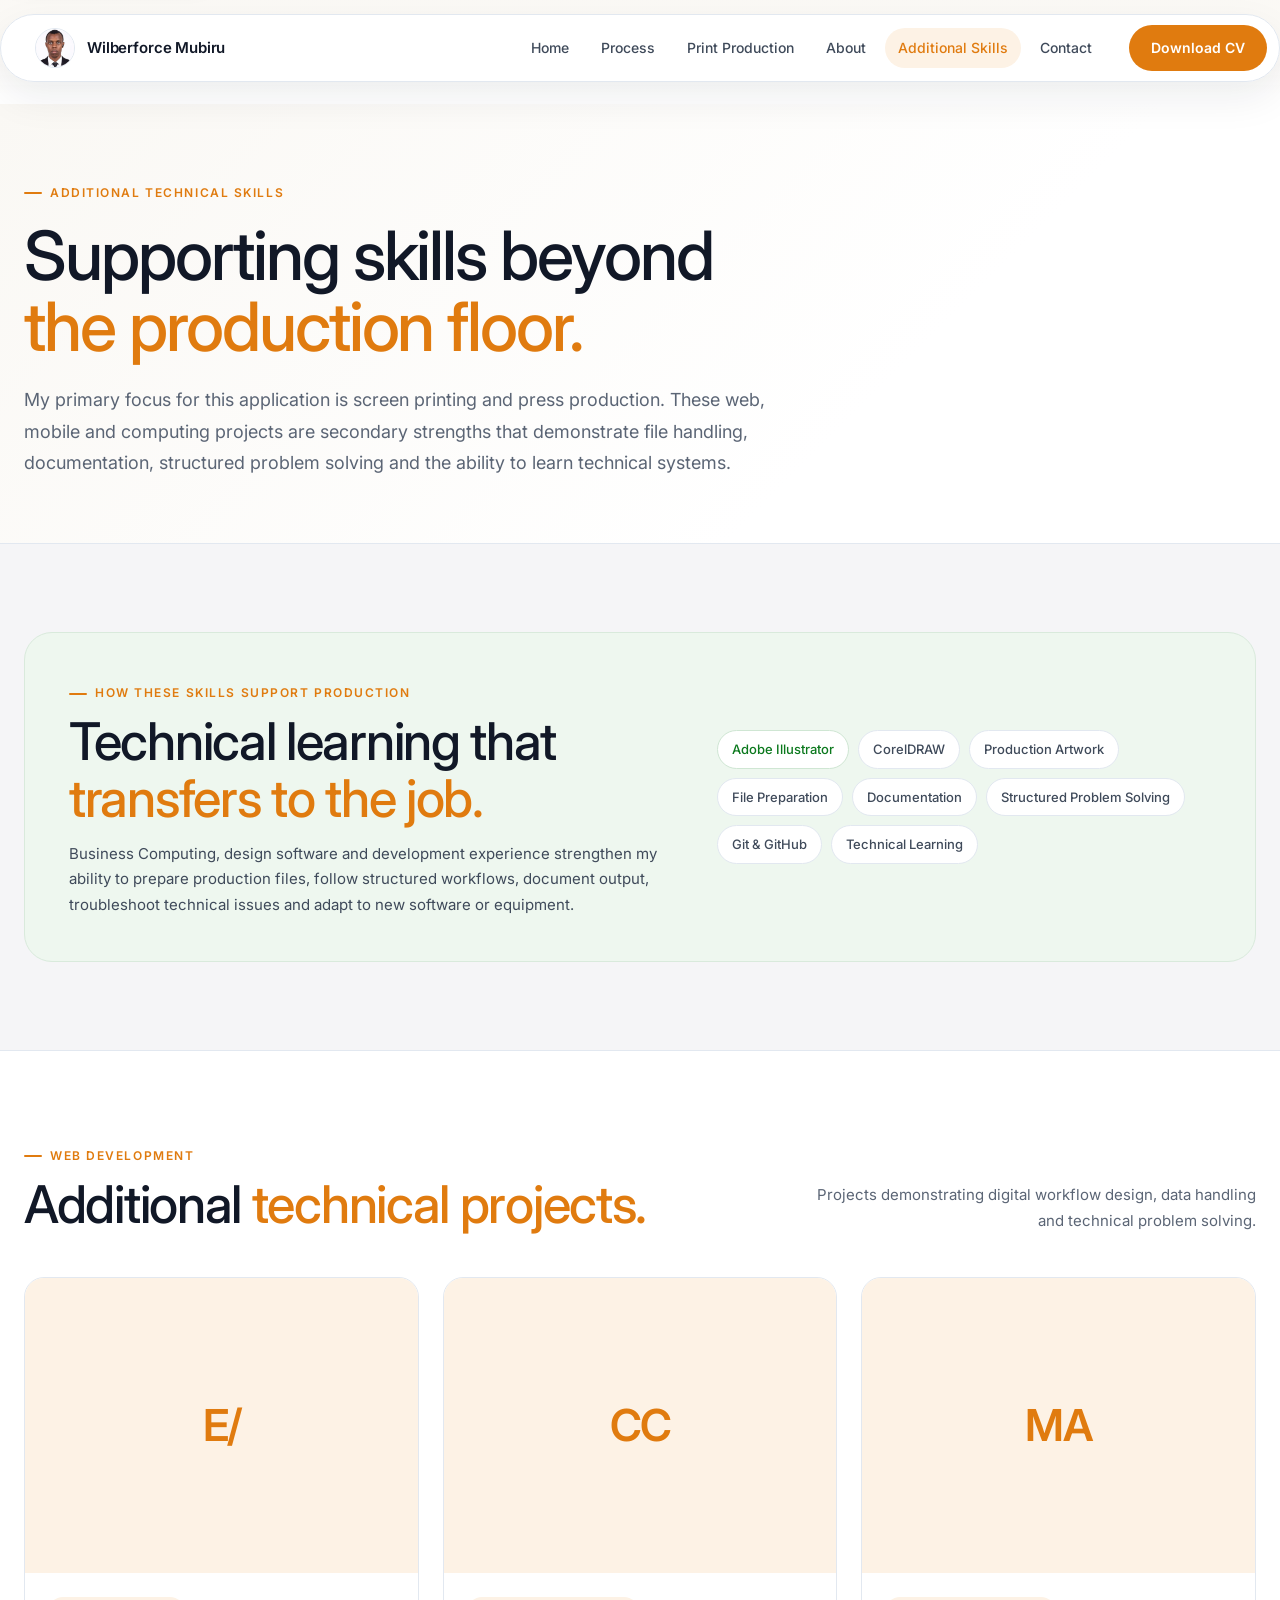
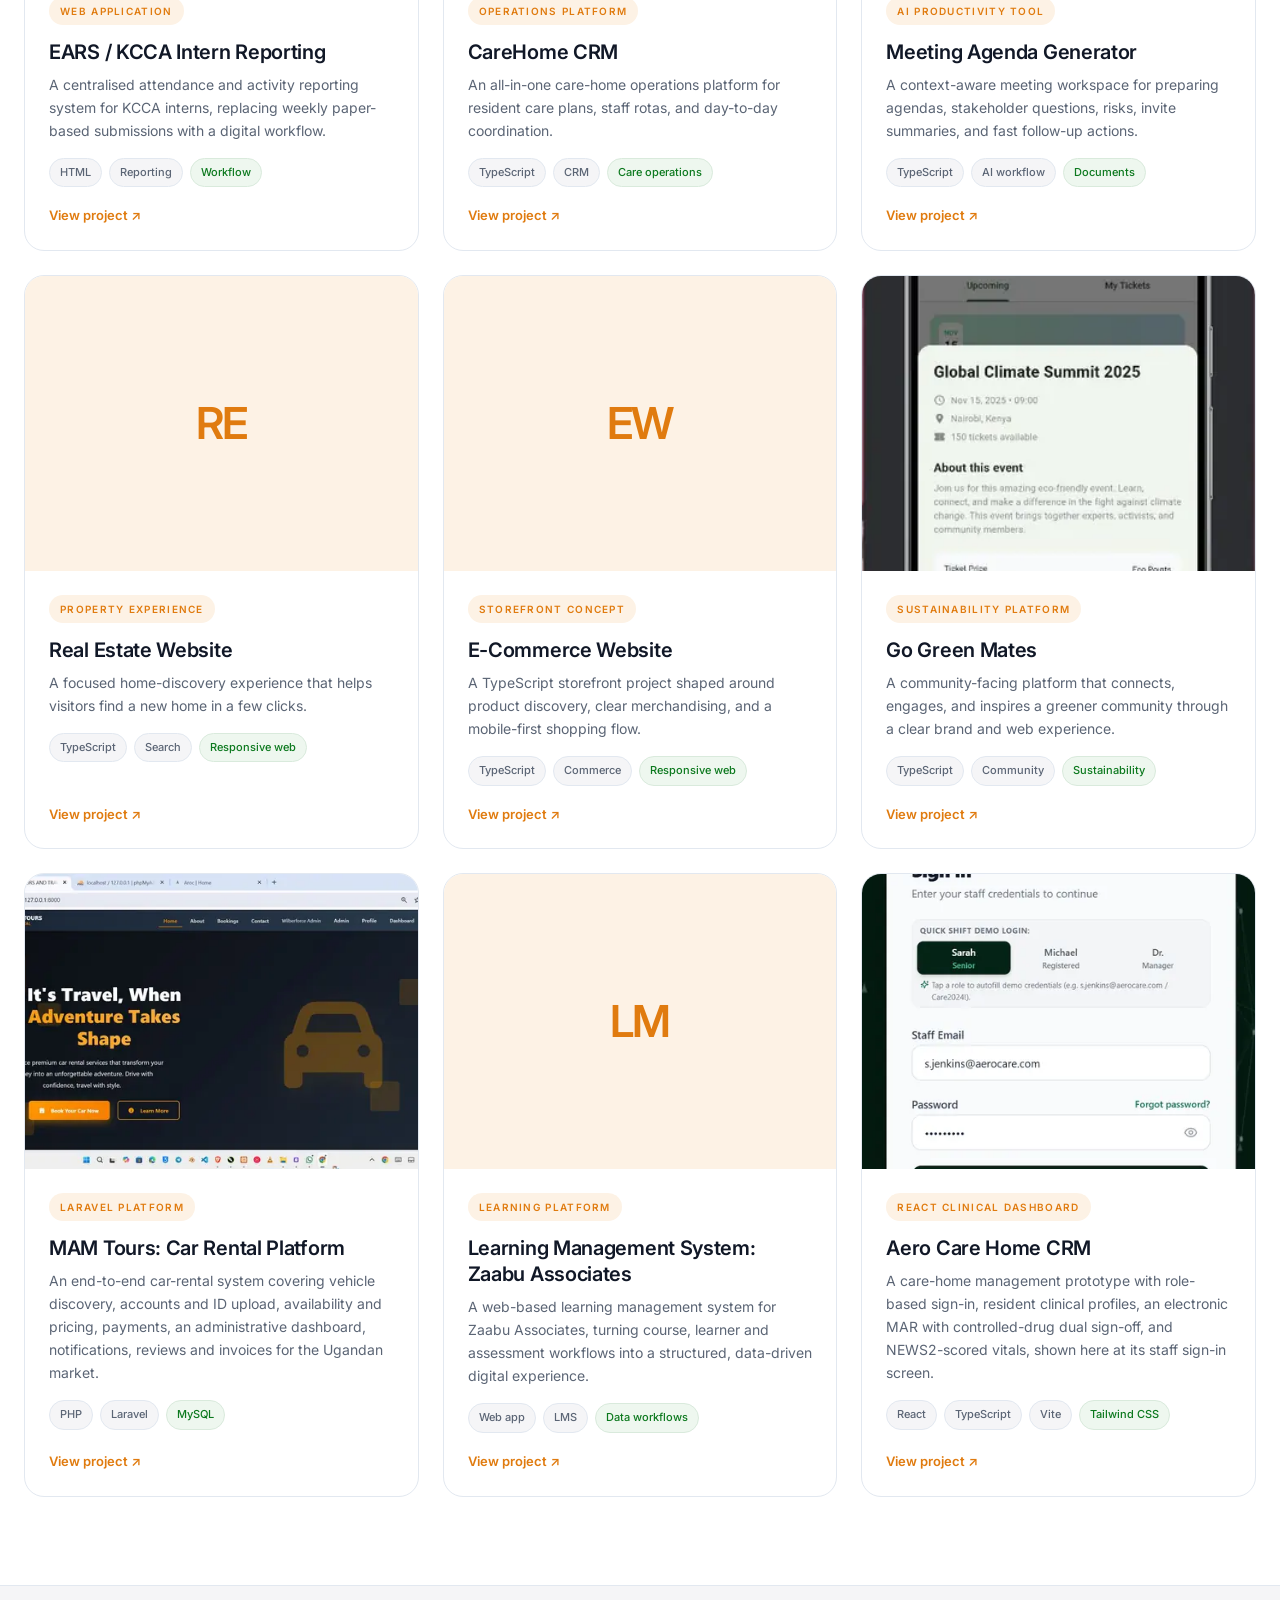
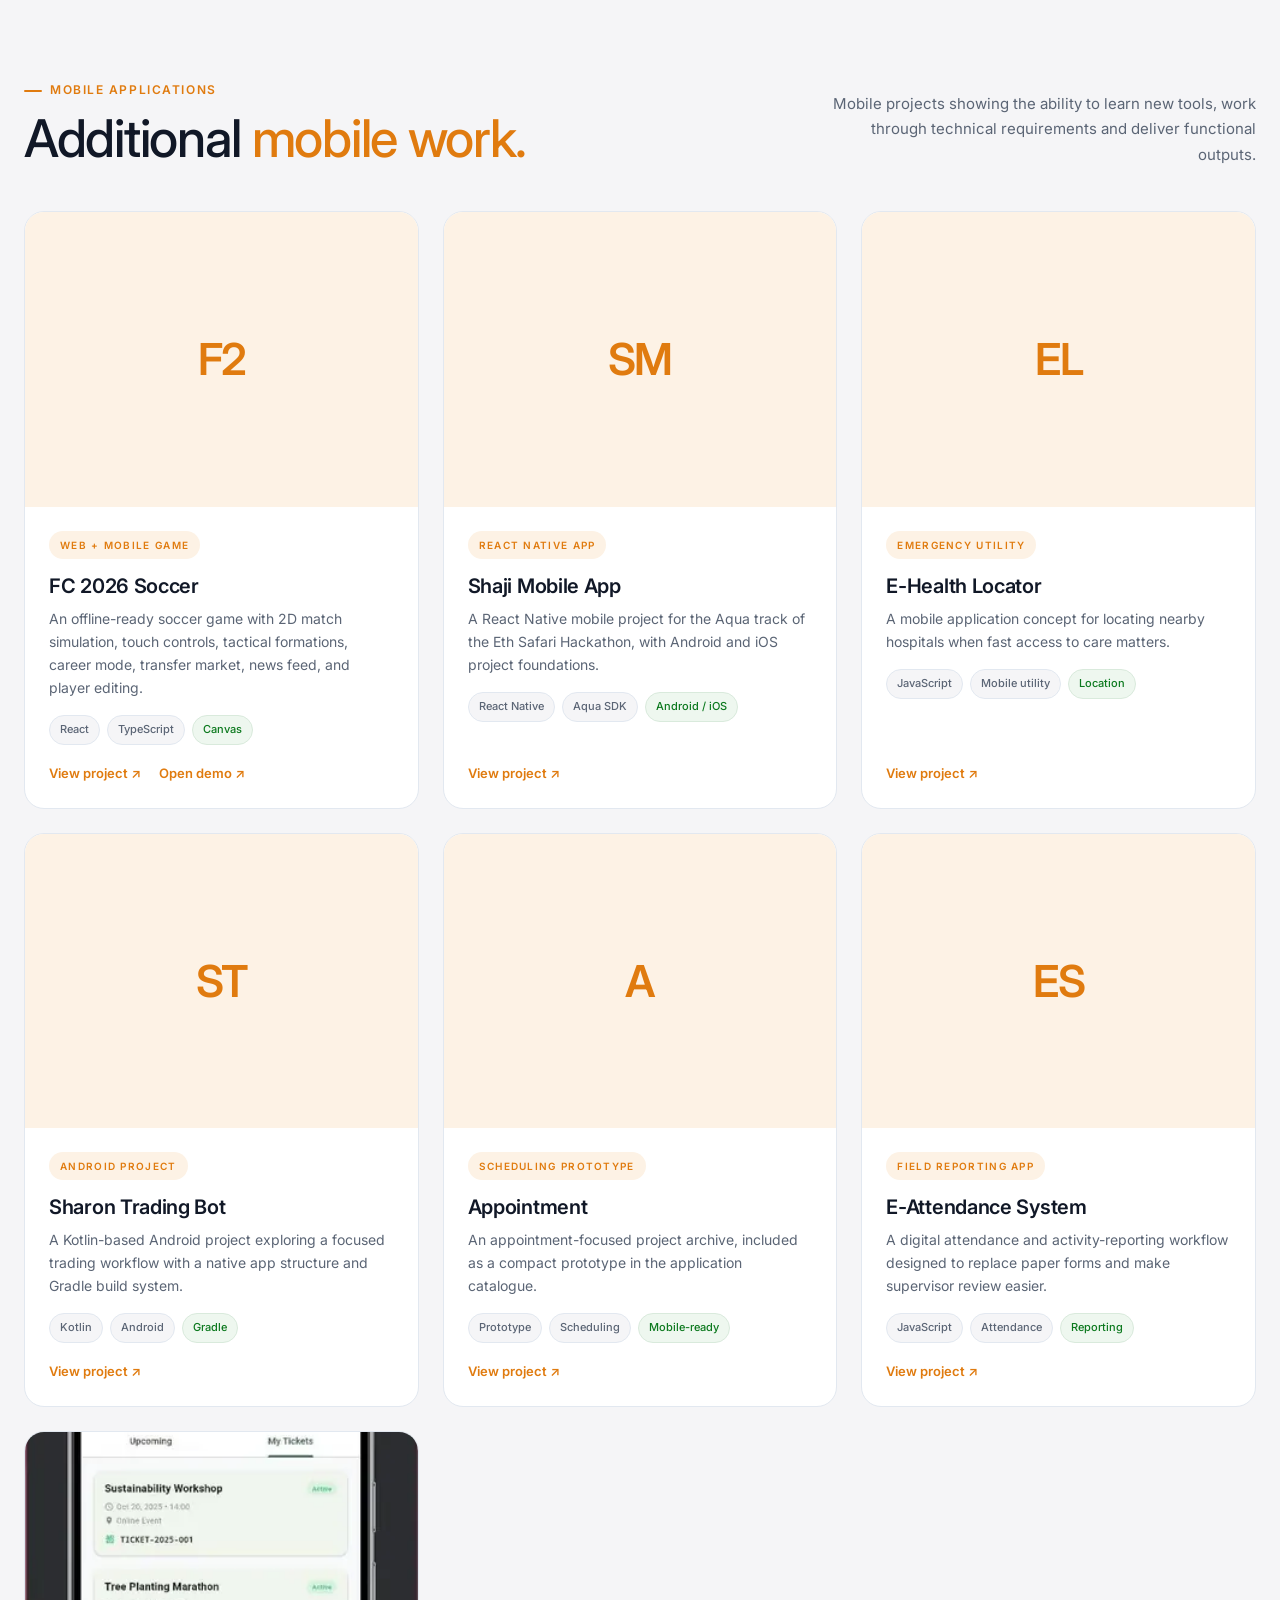
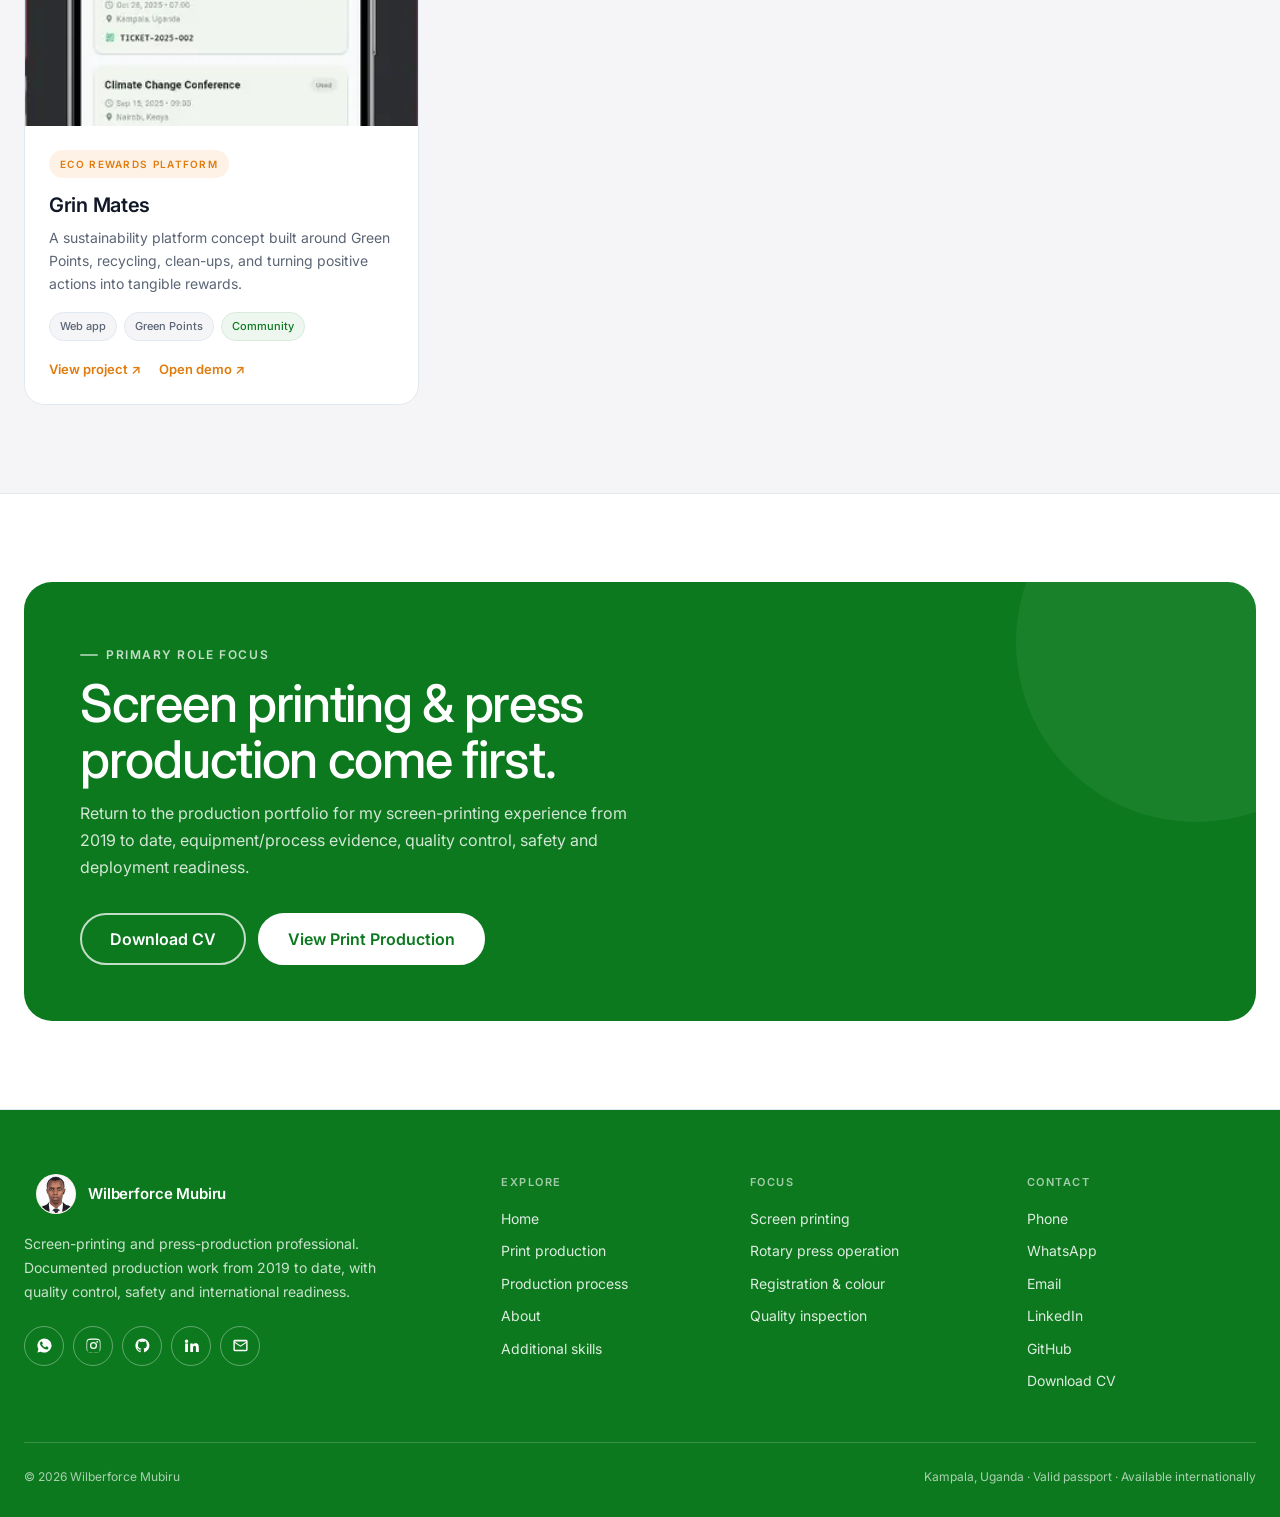
<file: web-mobile.html>
<!doctype html>
<html lang="en">
<head>
<meta charset="utf-8">
<meta name="viewport" content="width=device-width, initial-scale=1">
<meta name="theme-color" content="#0c791e">
<title>Additional Skills · Wilberforce Mubiru</title>
<meta name="description" content="Supporting design, web, mobile, and computing projects by Wilberforce Mubiru.">
<link rel="canonical" href="https://wilberforcedev.github.io/mubiruwilberforce/web-mobile.html">
<meta property="og:type" content="website">
<meta property="og:site_name" content="Wilberforce Mubiru — Print Production">
<meta property="og:title" content="Additional Skills · Wilberforce Mubiru">
<meta property="og:description" content="Supporting design, web, mobile, and computing projects by Wilberforce Mubiru.">
<meta property="og:url" content="https://wilberforcedev.github.io/mubiruwilberforce/web-mobile.html">
<meta property="og:image" content="https://wilberforcedev.github.io/mubiruwilberforce/assets/img/profile.webp">
<meta name="twitter:card" content="summary_large_image">
<meta name="twitter:title" content="Additional Skills · Wilberforce Mubiru">
<meta name="twitter:description" content="Supporting design, web, mobile, and computing projects by Wilberforce Mubiru.">
<meta name="twitter:image" content="https://wilberforcedev.github.io/mubiruwilberforce/assets/img/profile.jpg">
<link rel="icon" href="data:image/svg+xml,<svg xmlns='http://www.w3.org/2000/svg' viewBox='0 0 32 32'><rect width='32' height='32' rx='6' fill='%23e07b0f'/><text x='16' y='21' font-size='13' font-family='sans-serif' font-weight='bold' fill='white' text-anchor='middle'>WM</text></svg>">
<link rel="preconnect" href="https://fonts.googleapis.com"><link rel="preconnect" href="https://fonts.gstatic.com" crossorigin><link rel="stylesheet" href="https://fonts.googleapis.com/css2?family=Inter:wght@400;500;600;700&display=swap">
<link rel="stylesheet" href="assets/css/site.css">
<link rel="stylesheet" href="assets/css/typography.css">
</head>
<body>
<a class="skip-link" href="#top">Skip to main content</a>
<header class="topbar"><div class="shell nav"><a class="brand" href="index.html"><picture><source srcset="assets/img/profile.webp" type="image/webp"><img class="mark" src="assets/img/profile.jpg" alt="Wilberforce Mubiru"></picture><span>Wilberforce Mubiru</span></a><nav class="navlinks" id="site-menu" aria-label="Primary"><a href="index.html">Home</a><a href="graphics.html#process">Process</a><a href="graphics.html">Print Production</a><a href="about.html">About</a><a href="web-mobile.html" class="active">Additional Skills</a><a href="contact.html">Contact</a></nav><a class="navcta" href="Wilberforce_Mubiru_Print_Production_CV.html" download>Download CV</a><button class="menu-toggle" type="button" aria-label="Toggle menu" aria-expanded="false" aria-controls="site-menu"><span></span><span></span><span></span></button></div></header>
<main id="top">
<section class="page-head"><div class="shell"><div class="eyebrow">Additional technical skills</div><h1 class="serif">Supporting skills beyond <span class="orange">the production floor.</span></h1><p class="page-intro">My primary focus for this application is screen printing and press production. These web, mobile and computing projects are secondary strengths that demonstrate file handling, documentation, structured problem solving and the ability to learn technical systems.</p></div></section>
<section class="section"><div class="shell"><div class="impact"><div><div class="eyebrow">How these skills support production</div><h2 class="serif">Technical learning that <span class="orange">transfers to the job.</span></h2><p>Business Computing, design software and development experience strengthen my ability to prepare production files, follow structured workflows, document output, troubleshoot technical issues and adapt to new software or equipment.</p></div><div class="areas"><span>Adobe Illustrator</span><span>CorelDRAW</span><span>Production Artwork</span><span>File Preparation</span><span>Documentation</span><span>Structured Problem Solving</span><span>Git &amp; GitHub</span><span>Technical Learning</span></div></div></div></section>
<section class="section" id="web"><div class="shell"><div class="section-head"><div><div class="eyebrow">Web development</div><h2 class="serif">Additional <span class="orange">technical projects.</span></h2></div><div class="head-more"><p class="section-intro">Projects demonstrating digital workflow design, data handling and technical problem solving.</p></div></div><div class="grid" id="web-grid"></div></div></section>
<section class="section" id="apps"><div class="shell"><div class="section-head"><div><div class="eyebrow">Mobile applications</div><h2 class="serif">Additional <span class="orange">mobile work.</span></h2></div><div class="head-more"><p class="section-intro">Mobile projects showing the ability to learn new tools, work through technical requirements and deliver functional outputs.</p></div></div><div class="grid" id="app-grid"></div></div></section>
<section class="section"><div class="shell"><div class="cta"><div><div class="eyebrow">Primary role focus</div><h2 class="serif">Screen printing &amp; press production come first.</h2><p>Return to the production portfolio for my screen-printing experience from 2019 to date, equipment/process evidence, quality control, safety and deployment readiness.</p></div><div class="cta-actions"><a class="button ghost" href="Wilberforce_Mubiru_Print_Production_CV.html" download>Download CV</a><a class="button primary" href="graphics.html">View Print Production</a></div></div></div></section>
</main>
<footer class="site-footer"><div class="shell"><div class="foot-main"><div class="foot-brand"><a class="brand" href="index.html"><picture><source srcset="assets/img/profile.webp" type="image/webp"><img class="mark" src="assets/img/profile.jpg" alt="Wilberforce Mubiru"></picture><span>Wilberforce Mubiru</span></a><p>Screen-printing and press-production professional. Documented production work from 2019 to date, with quality control, safety and international readiness.</p><div class="socials" id="socials"></div></div><div class="foot-col"><h3>Explore</h3><a href="index.html">Home</a><a href="graphics.html">Print production</a><a href="graphics.html#process">Production process</a><a href="about.html">About</a><a href="web-mobile.html">Additional skills</a></div><div class="foot-col"><h3>Focus</h3><span>Screen printing</span><span>Rotary press operation</span><span>Registration &amp; colour</span><span>Quality inspection</span></div><div class="foot-col"><h3>Contact</h3><a href="tel:+256755943973">Phone</a><a href="https://wa.me/256755943973" target="_blank" rel="noopener">WhatsApp</a><a href="mailto:wilberofficial2001@gmail.com">Email</a><a href="https://www.linkedin.com/in/wilberforce-mubiru-217b49211/" target="_blank" rel="noopener">LinkedIn</a><a href="https://github.com/Wilberforcedev" target="_blank" rel="noopener">GitHub</a><a href="Wilberforce_Mubiru_Print_Production_CV.html" download>Download CV</a></div></div><div class="foot-bottom"><div>© <span id="year"></span> Wilberforce Mubiru</div><div>Kampala, Uganda · Valid passport · Available internationally</div></div></div></footer>
<script src="assets/js/data.js"></script>
<script src="assets/js/site.js"></script>
</body>
</html>
</file>
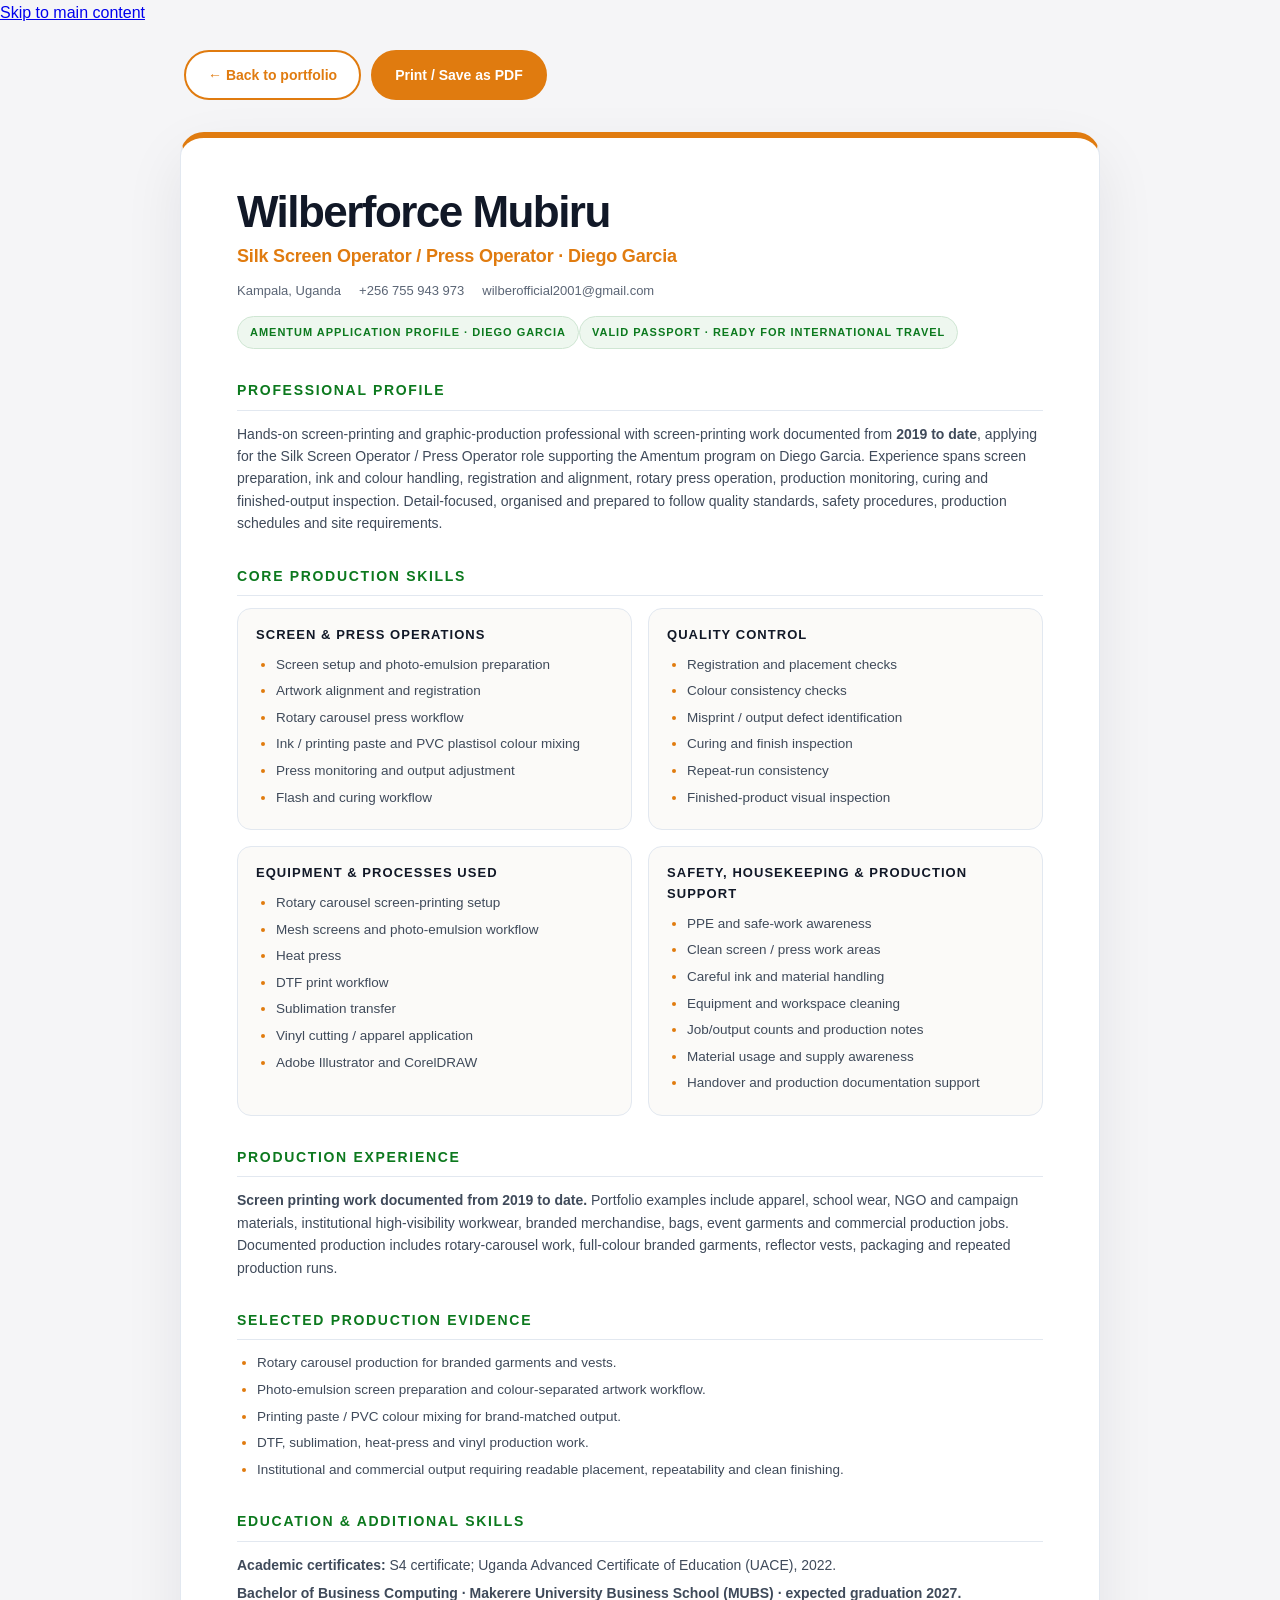
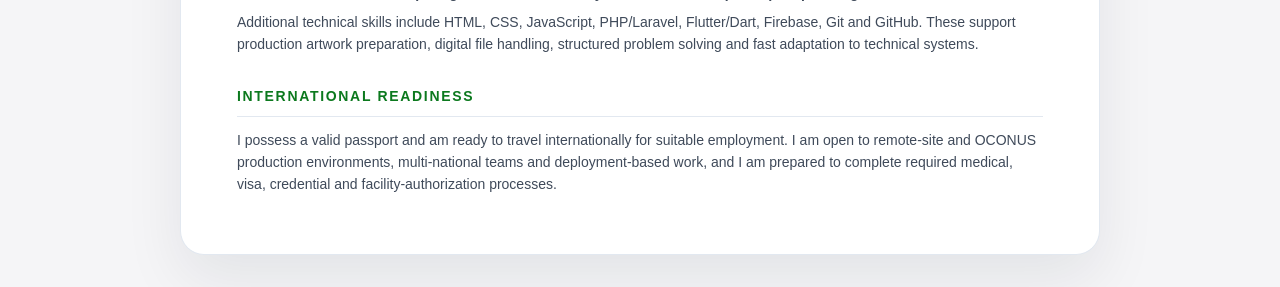
<file: Wilberforce_Mubiru_Amentum_CV.html>
<!doctype html>
<html lang="en">
<head>
<meta charset="utf-8">
<meta name="viewport" content="width=device-width, initial-scale=1">
<title>Wilberforce Mubiru · Amentum Application CV</title>
<meta name="description" content="Role-focused CV for Wilberforce Mubiru’s Silk Screen Operator / Press Operator application supporting the Amentum program on Diego Garcia.">
<link rel="canonical" href="https://wilberforcedev.github.io/mubiruwilberforce/Wilberforce_Mubiru_Amentum_CV.html">
<meta property="og:type" content="profile">
<meta property="og:title" content="Wilberforce Mubiru · Amentum Print Production CV">
<meta property="og:description" content="Role-focused print-production CV for the Silk Screen Operator / Press Operator opportunity.">
<meta property="og:url" content="https://wilberforcedev.github.io/mubiruwilberforce/Wilberforce_Mubiru_Amentum_CV.html">
<meta property="og:image" content="https://wilberforcedev.github.io/mubiruwilberforce/assets/img/profile.webp">
<meta name="twitter:card" content="summary_large_image">
<style>
:root{--ink:#111827;--muted:#5b6575;--accent:#e07b0f;--orange-soft:#fdf2e5;--green:#0c791e;--green-soft:#eef7ef;--line:#e2e8f0;--paper:#fff}
*{box-sizing:border-box}
body{margin:0;font-family:-apple-system,BlinkMacSystemFont,"SF Pro Display","SF Pro Text",Inter,"Segoe UI",Roboto,sans-serif;color:var(--ink);background:#f5f5f7;line-height:1.6;-webkit-font-smoothing:antialiased}
.cv{max-width:920px;margin:32px auto;background:var(--paper);padding:52px 56px;border:1px solid var(--line);border-radius:24px;box-shadow:0 24px 60px rgba(17,24,39,.08);border-top:6px solid var(--accent)}
h1,h2,h3,.role{font-family:inherit}
h1{font-size:44px;line-height:1;margin:0 0 8px;letter-spacing:-.035em;font-weight:600}
h2{font-size:14px;margin:30px 0 12px;padding-bottom:8px;border-bottom:1px solid var(--line);text-transform:uppercase;letter-spacing:.12em;font-weight:700;color:var(--green)}
p{margin:6px 0;color:#3f4a5a;font-size:14px}
.meta{display:flex;flex-wrap:wrap;gap:8px 18px;color:var(--muted);font-size:13px}
.role{font-size:18px;color:var(--accent);font-weight:600;margin-bottom:10px;letter-spacing:-.01em}
.grid{display:grid;grid-template-columns:1fr 1fr;gap:16px}
.box{border:1px solid var(--line);border-radius:14px;padding:16px 18px;background:#fbfaf8}
.box h3{margin:0 0 8px;font-size:13px;text-transform:uppercase;letter-spacing:.08em;color:var(--ink);font-weight:700}
ul{margin:6px 0 0;padding-left:20px}
li{margin:5px 0;color:#3f4a5a;font-size:13.5px}
li::marker{color:var(--accent)}
.actions{max-width:920px;margin:24px auto 0;display:flex;gap:10px;flex-wrap:wrap;padding:0 4px}
.actions a,.actions button{border:2px solid var(--accent);border-radius:999px;padding:12px 22px;background:#fff;color:var(--accent);text-decoration:none;font-weight:600;font-size:14px;cursor:pointer;transition:all .2s}
.actions a:hover,.actions button:hover{background:var(--orange-soft)}
.actions .accent{background:var(--accent);border-color:var(--accent);color:#fff}
.actions .accent:hover{background:#f59e42;border-color:#f59e42}
.status{display:inline-block;margin-top:14px;border:1px solid #cfe6d3;background:var(--green-soft);color:var(--green);padding:7px 12px;border-radius:999px;font-size:11px;font-weight:700;text-transform:uppercase;letter-spacing:.09em}
@media(max-width:700px){.cv{margin:0;padding:28px 22px;border-radius:0;border-left:0;border-right:0}.grid{grid-template-columns:1fr}.actions{padding:0 16px 8px}}
@media print{body{background:#fff}.actions{display:none}.cv{box-shadow:none;margin:0;max-width:none;padding:15mm;border:0;border-top:5px solid var(--accent);border-radius:0}.box{background:#fff}}
</style>
</head>
<body>
<a class="skip-link" href="#cv">Skip to main content</a>
<div class="actions"><a href="amentum.html">← Back to portfolio</a><button class="accent" onclick="window.print()">Print / Save as PDF</button></div>
<main class="cv" id="cv">
<h1>Wilberforce Mubiru</h1>
<div class="role">Silk Screen Operator / Press Operator · Diego Garcia</div>
<div class="meta"><span>Kampala, Uganda</span><span>+256 755 943 973</span><span>wilberofficial2001@gmail.com</span></div>
<div class="status">Amentum application profile · Diego Garcia</div><div class="status">Valid passport · Ready for international travel</div>
<h2>Professional Profile</h2>
<p>Hands-on screen-printing and graphic-production professional with screen-printing work documented from <strong>2019 to date</strong>, applying for the Silk Screen Operator / Press Operator role supporting the Amentum program on Diego Garcia. Experience spans screen preparation, ink and colour handling, registration and alignment, rotary press operation, production monitoring, curing and finished-output inspection. Detail-focused, organised and prepared to follow quality standards, safety procedures, production schedules and site requirements.</p>
<h2>Core Production Skills</h2>
<div class="grid">
<div class="box"><h3>Screen &amp; Press Operations</h3><ul><li>Screen setup and photo-emulsion preparation</li><li>Artwork alignment and registration</li><li>Rotary carousel press workflow</li><li>Ink / printing paste and PVC plastisol colour mixing</li><li>Press monitoring and output adjustment</li><li>Flash and curing workflow</li></ul></div>
<div class="box"><h3>Quality Control</h3><ul><li>Registration and placement checks</li><li>Colour consistency checks</li><li>Misprint / output defect identification</li><li>Curing and finish inspection</li><li>Repeat-run consistency</li><li>Finished-product visual inspection</li></ul></div>
<div class="box"><h3>Equipment &amp; Processes Used</h3><ul><li>Rotary carousel screen-printing setup</li><li>Mesh screens and photo-emulsion workflow</li><li>Heat press</li><li>DTF print workflow</li><li>Sublimation transfer</li><li>Vinyl cutting / apparel application</li><li>Adobe Illustrator and CorelDRAW</li></ul></div>
<div class="box"><h3>Safety, Housekeeping &amp; Production Support</h3><ul><li>PPE and safe-work awareness</li><li>Clean screen / press work areas</li><li>Careful ink and material handling</li><li>Equipment and workspace cleaning</li><li>Job/output counts and production notes</li><li>Material usage and supply awareness</li><li>Handover and production documentation support</li></ul></div>
</div>
<h2>Production Experience</h2>
<p><strong>Screen printing work documented from 2019 to date.</strong> Portfolio examples include apparel, school wear, NGO and campaign materials, institutional high-visibility workwear, branded merchandise, bags, event garments and commercial production jobs. Documented production includes rotary-carousel work, full-colour branded garments, reflector vests, packaging and repeated production runs.</p>
<h2>Selected Production Evidence</h2>
<ul><li>Rotary carousel production for branded garments and vests.</li><li>Photo-emulsion screen preparation and colour-separated artwork workflow.</li><li>Printing paste / PVC colour mixing for brand-matched output.</li><li>DTF, sublimation, heat-press and vinyl production work.</li><li>Institutional and commercial output requiring readable placement, repeatability and clean finishing.</li></ul>
<h2>Education &amp; Additional Skills</h2>
<p><strong>Academic certificates:</strong> S4 certificate; Uganda Advanced Certificate of Education (UACE), 2022.</p>
<p><strong>Bachelor of Business Computing · Makerere University Business School (MUBS) · expected graduation 2027.</strong></p>
<p>Additional technical skills include HTML, CSS, JavaScript, PHP/Laravel, Flutter/Dart, Firebase, Git and GitHub. These support production artwork preparation, digital file handling, structured problem solving and fast adaptation to technical systems.</p>
<h2>International Readiness</h2>
<p>I possess a valid passport and am ready to travel internationally for suitable employment. I am open to remote-site and OCONUS production environments, multi-national teams and deployment-based work, and I am prepared to complete required medical, visa, credential and facility-authorization processes.</p>
</main>
</body>
</html>
</file>
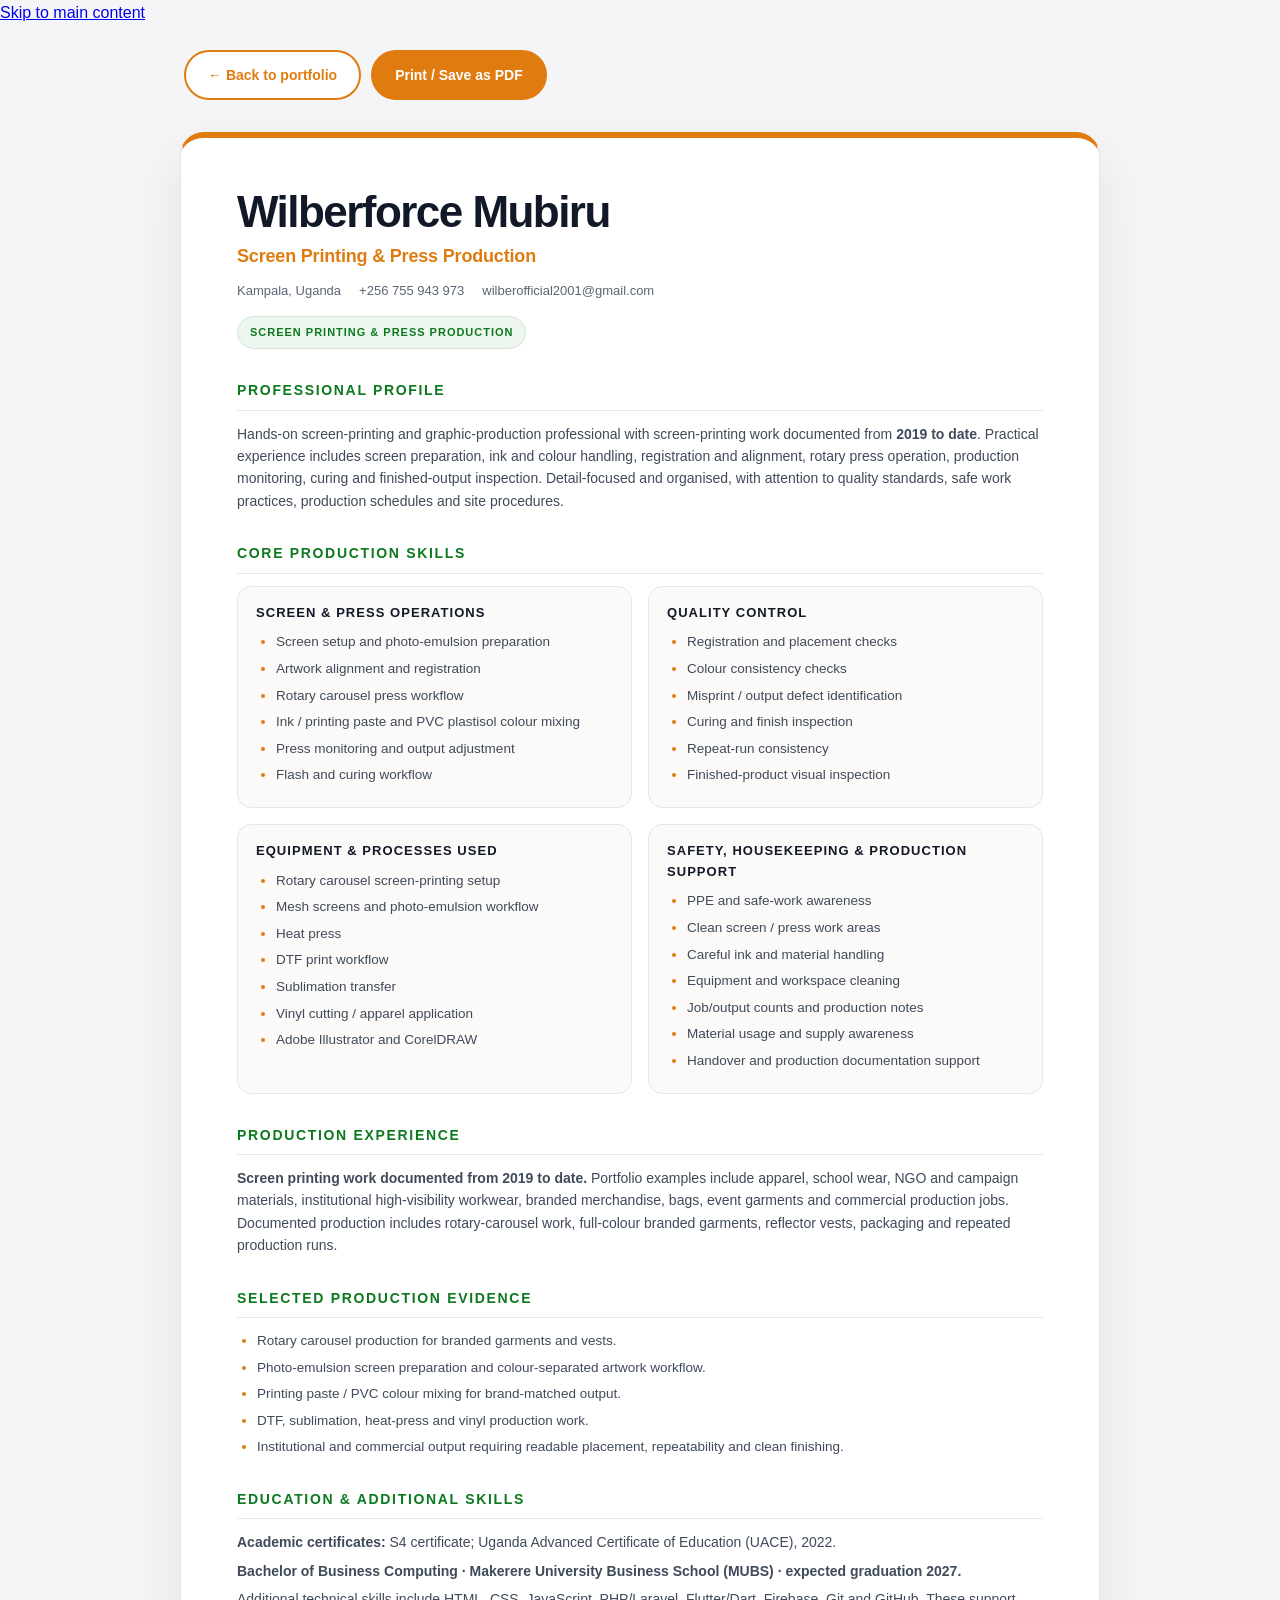
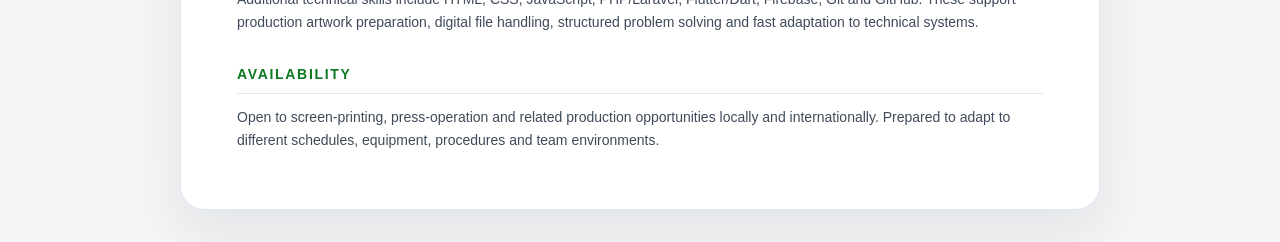
<file: Wilberforce_Mubiru_Print_Production_CV.html>
<!doctype html>
<html lang="en">
<head>
<meta charset="utf-8">
<meta name="viewport" content="width=device-width, initial-scale=1">
<title>Wilberforce Mubiru · Screen Printing &amp; Press Production CV</title>
<meta name="description" content="Screen-printing and press-production CV for Wilberforce Mubiru, with practical production experience documented from 2019 to date.">
<link rel="canonical" href="https://wilberforcedev.github.io/mubiruwilberforce/Wilberforce_Mubiru_Print_Production_CV.html">
<meta property="og:type" content="profile">
<meta property="og:title" content="Wilberforce Mubiru · Screen Printing &amp; Press Production CV">
<meta property="og:description" content="Screen-printing and press-production CV featuring production skills, selected work, and quality-focused practices.">
<meta property="og:url" content="https://wilberforcedev.github.io/mubiruwilberforce/Wilberforce_Mubiru_Print_Production_CV.html">
<meta property="og:image" content="https://wilberforcedev.github.io/mubiruwilberforce/assets/img/profile.webp">
<meta name="twitter:card" content="summary_large_image">
<style>
:root{--ink:#111827;--muted:#5b6575;--accent:#e07b0f;--orange-soft:#fdf2e5;--green:#0c791e;--green-soft:#eef7ef;--line:#e2e8f0;--paper:#fff}
*{box-sizing:border-box}
body{margin:0;font-family:-apple-system,BlinkMacSystemFont,"SF Pro Display","SF Pro Text",Inter,"Segoe UI",Roboto,sans-serif;color:var(--ink);background:#f5f5f7;line-height:1.6;-webkit-font-smoothing:antialiased}
.cv{max-width:920px;margin:32px auto;background:var(--paper);padding:52px 56px;border:1px solid var(--line);border-radius:24px;box-shadow:0 24px 60px rgba(17,24,39,.08);border-top:6px solid var(--accent)}
h1,h2,h3,.role{font-family:inherit}
h1{font-size:44px;line-height:1;margin:0 0 8px;letter-spacing:-.035em;font-weight:600}
h2{font-size:14px;margin:30px 0 12px;padding-bottom:8px;border-bottom:1px solid var(--line);text-transform:uppercase;letter-spacing:.12em;font-weight:700;color:var(--green)}
p{margin:6px 0;color:#3f4a5a;font-size:14px}
.meta{display:flex;flex-wrap:wrap;gap:8px 18px;color:var(--muted);font-size:13px}
.role{font-size:18px;color:var(--accent);font-weight:600;margin-bottom:10px;letter-spacing:-.01em}
.grid{display:grid;grid-template-columns:1fr 1fr;gap:16px}
.box{border:1px solid var(--line);border-radius:14px;padding:16px 18px;background:#fbfaf8}
.box h3{margin:0 0 8px;font-size:13px;text-transform:uppercase;letter-spacing:.08em;color:var(--ink);font-weight:700}
ul{margin:6px 0 0;padding-left:20px}
li{margin:5px 0;color:#3f4a5a;font-size:13.5px}
li::marker{color:var(--accent)}
.actions{max-width:920px;margin:24px auto 0;display:flex;gap:10px;flex-wrap:wrap;padding:0 4px}
.actions a,.actions button{border:2px solid var(--accent);border-radius:999px;padding:12px 22px;background:#fff;color:var(--accent);text-decoration:none;font-weight:600;font-size:14px;cursor:pointer;transition:all .2s}
.actions a:hover,.actions button:hover{background:var(--orange-soft)}
.actions .accent{background:var(--accent);border-color:var(--accent);color:#fff}
.actions .accent:hover{background:#f59e42;border-color:#f59e42}
.status{display:inline-block;margin-top:14px;border:1px solid #cfe6d3;background:var(--green-soft);color:var(--green);padding:7px 12px;border-radius:999px;font-size:11px;font-weight:700;text-transform:uppercase;letter-spacing:.09em}
@media(max-width:700px){.cv{margin:0;padding:28px 22px;border-radius:0;border-left:0;border-right:0}.grid{grid-template-columns:1fr}.actions{padding:0 16px 8px}}
@media print{body{background:#fff}.actions{display:none}.cv{box-shadow:none;margin:0;max-width:none;padding:15mm;border:0;border-top:5px solid var(--accent);border-radius:0}.box{background:#fff}}
</style>
</head>
<body>
<a class="skip-link" href="#cv">Skip to main content</a>
<div class="actions"><a href="index.html">← Back to portfolio</a><button class="accent" onclick="window.print()">Print / Save as PDF</button></div>
<main class="cv" id="cv">
<h1>Wilberforce Mubiru</h1>
<div class="role">Screen Printing &amp; Press Production</div>
<div class="meta"><span>Kampala, Uganda</span><span>+256 755 943 973</span><span>wilberofficial2001@gmail.com</span></div>
<div class="status">Screen Printing &amp; Press Production</div>
<h2>Professional Profile</h2>
<p>Hands-on screen-printing and graphic-production professional with screen-printing work documented from <strong>2019 to date</strong>. Practical experience includes screen preparation, ink and colour handling, registration and alignment, rotary press operation, production monitoring, curing and finished-output inspection. Detail-focused and organised, with attention to quality standards, safe work practices, production schedules and site procedures.</p>
<h2>Core Production Skills</h2>
<div class="grid">
<div class="box"><h3>Screen &amp; Press Operations</h3><ul><li>Screen setup and photo-emulsion preparation</li><li>Artwork alignment and registration</li><li>Rotary carousel press workflow</li><li>Ink / printing paste and PVC plastisol colour mixing</li><li>Press monitoring and output adjustment</li><li>Flash and curing workflow</li></ul></div>
<div class="box"><h3>Quality Control</h3><ul><li>Registration and placement checks</li><li>Colour consistency checks</li><li>Misprint / output defect identification</li><li>Curing and finish inspection</li><li>Repeat-run consistency</li><li>Finished-product visual inspection</li></ul></div>
<div class="box"><h3>Equipment &amp; Processes Used</h3><ul><li>Rotary carousel screen-printing setup</li><li>Mesh screens and photo-emulsion workflow</li><li>Heat press</li><li>DTF print workflow</li><li>Sublimation transfer</li><li>Vinyl cutting / apparel application</li><li>Adobe Illustrator and CorelDRAW</li></ul></div>
<div class="box"><h3>Safety, Housekeeping &amp; Production Support</h3><ul><li>PPE and safe-work awareness</li><li>Clean screen / press work areas</li><li>Careful ink and material handling</li><li>Equipment and workspace cleaning</li><li>Job/output counts and production notes</li><li>Material usage and supply awareness</li><li>Handover and production documentation support</li></ul></div>
</div>
<h2>Production Experience</h2>
<p><strong>Screen printing work documented from 2019 to date.</strong> Portfolio examples include apparel, school wear, NGO and campaign materials, institutional high-visibility workwear, branded merchandise, bags, event garments and commercial production jobs. Documented production includes rotary-carousel work, full-colour branded garments, reflector vests, packaging and repeated production runs.</p>
<h2>Selected Production Evidence</h2>
<ul><li>Rotary carousel production for branded garments and vests.</li><li>Photo-emulsion screen preparation and colour-separated artwork workflow.</li><li>Printing paste / PVC colour mixing for brand-matched output.</li><li>DTF, sublimation, heat-press and vinyl production work.</li><li>Institutional and commercial output requiring readable placement, repeatability and clean finishing.</li></ul>
<h2>Education &amp; Additional Skills</h2>
<p><strong>Academic certificates:</strong> S4 certificate; Uganda Advanced Certificate of Education (UACE), 2022.</p>
<p><strong>Bachelor of Business Computing · Makerere University Business School (MUBS) · expected graduation 2027.</strong></p>
<p>Additional technical skills include HTML, CSS, JavaScript, PHP/Laravel, Flutter/Dart, Firebase, Git and GitHub. These support production artwork preparation, digital file handling, structured problem solving and fast adaptation to technical systems.</p>
<h2>Availability</h2>
<p>Open to screen-printing, press-operation and related production opportunities locally and internationally. Prepared to adapt to different schedules, equipment, procedures and team environments.</p>
</main>
</body>
</html>
</file>
<file: assets/css/site.css>
:root{
  --ink:#111827;
  --ink-2:#1f2937;
  --muted:#5b6575;
  --line:#e2e8f0;
  --panel:#f5f5f7;
  --cream:#faf8f4;
  --orange:#e07b0f;
  --orange-hover:#f59e42;
  --orange-soft:#fdf2e5;
  --green:#0c791e;
  --green-deep:#0a6418;
  --green-soft:#eef7ef;
  --white:#fff;
  --radius:20px;
  --shadow:0 24px 60px rgba(17,24,39,.1);
  --font:-apple-system,BlinkMacSystemFont,"SF Pro Display","SF Pro Text",Inter,"Segoe UI",Roboto,sans-serif;
}
*{box-sizing:border-box}
html{scroll-behavior:smooth}
body{
  margin:0;
  padding-top:104px;
  background:var(--white);
  color:var(--ink);
  font-family:var(--font);
  font-size:16px;
  line-height:1.6;
  -webkit-font-smoothing:antialiased;
}
a{color:inherit;text-decoration:none}
button{font:inherit;color:inherit;background:none;border:0;cursor:pointer}
img{max-width:100%;display:block}
::selection{background:var(--orange-soft);color:var(--ink)}
.shell{width:100%;max-width:1440px;margin:0 auto;padding:0 24px}
.serif{font-family:var(--font);font-weight:500;letter-spacing:-.025em}
.eyebrow{
  display:inline-flex;
  align-items:center;
  gap:8px;
  color:var(--orange);
  font-size:12px;
  font-weight:600;
  letter-spacing:.13em;
  line-height:1.4;
  text-transform:uppercase;
}
.eyebrow::before{
  content:"";
  width:18px;
  height:2px;
  border-radius:2px;
  background:var(--orange);
}
.muted{color:var(--muted)}
.orange{color:var(--orange)}
.soft{color:#7b8494}
.hidden{display:none!important}

/* ---------- Header ---------- */
.topbar{
  position:fixed;
  inset:0 0 auto;
  z-index:100;
  padding:14px 0;
  background:linear-gradient(180deg,rgba(250,248,244,.94) 0%,rgba(250,248,244,.7) 62%,rgba(250,248,244,0) 100%);
}
.nav{
  position:relative;
  display:flex;
  align-items:center;
  justify-content:space-between;
  gap:24px;
  min-height:68px;
  padding:10px 12px 10px 22px;
  background:rgba(255,255,255,.96);
  border:1px solid var(--line);
  border-radius:999px;
  box-shadow:0 16px 40px rgba(17,24,39,.07);
  backdrop-filter:blur(18px);
}
.brand{display:inline-flex;align-items:center;gap:12px;min-width:0;font-size:15px;font-weight:600;letter-spacing:-.01em;white-space:nowrap}
.mark{width:40px;height:40px;border-radius:999px;object-fit:cover;border:1px solid var(--line);background:var(--orange-soft)}
.navlinks{display:flex;align-items:center;gap:6px;margin-left:auto}
.navlinks a{
  position:relative;
  padding:9px 13px;
  border-radius:999px;
  color:#3f4a5a;
  font-size:14px;
  font-weight:500;
  transition:color .2s,background .2s;
}
.navlinks a:hover{color:var(--orange);background:var(--orange-soft)}
.navlinks a.active{color:var(--orange);background:var(--orange-soft)}
.navcta{
  display:inline-flex;
  align-items:center;
  justify-content:center;
  border-radius:999px;
  padding:12px 22px;
  background:var(--orange);
  color:#fff;
  font-size:14px;
  font-weight:600;
  white-space:nowrap;
  transition:background .2s,transform .2s;
}
.navcta:hover{background:var(--orange-hover);transform:translateY(-1px)}
.menu-toggle{
  display:none;
  width:44px;
  height:44px;
  border-radius:999px;
  padding:0;
  place-items:center;
  gap:5px;
  border:1px solid var(--line);
  background:#fff;
}
.menu-toggle span{display:block;width:18px;height:2px;border-radius:2px;background:var(--ink);transition:transform .2s,opacity .2s}
body.menu-open .menu-toggle span:nth-child(1){transform:translateY(7px) rotate(45deg)}
body.menu-open .menu-toggle span:nth-child(2){opacity:0}
body.menu-open .menu-toggle span:nth-child(3){transform:translateY(-7px) rotate(-45deg)}

/* ---------- Buttons ---------- */
.button{
  display:inline-flex;
  align-items:center;
  justify-content:center;
  gap:10px;
  min-height:52px;
  padding:0 28px;
  border:2px solid var(--orange);
  border-radius:999px;
  background:transparent;
  color:var(--orange);
  font-size:16px;
  font-weight:600;
  line-height:1;
  transition:background .22s,color .22s,border-color .22s,transform .22s;
}
.button:hover{background:var(--orange);color:#fff;transform:translateY(-1px)}
.button.primary{background:var(--orange);border-color:var(--orange);color:#fff}
.button.primary:hover{background:var(--orange-hover);border-color:var(--orange-hover)}
.button.ghost{background:transparent;border-color:rgba(255,255,255,.7);color:#fff}
.button.ghost:hover{background:#fff;border-color:#fff;color:var(--green)}
.button:active{transform:scale(.985)}
.head-link{color:var(--orange);font-size:14px;font-weight:600;white-space:nowrap}
.head-link:hover{color:var(--orange-hover);text-decoration:underline;text-underline-offset:4px}

/* ---------- Hero ---------- */
.hero{
  position:relative;
  overflow:hidden;
  padding:32px 0 0;
  background:linear-gradient(135deg,var(--cream) 0%,#fff 52%,var(--orange-soft) 100%);
  border-bottom:1px solid var(--line);
}
.hero::after{
  content:"";
  position:absolute;
  top:-160px;
  right:-120px;
  width:520px;
  height:520px;
  border-radius:50%;
  background:radial-gradient(circle,rgba(224,123,15,.14),rgba(224,123,15,0) 68%);
  pointer-events:none;
}
.hero-grid{
  position:relative;
  z-index:1;
  display:grid;
  grid-template-columns:1.06fr .94fr;
  gap:64px;
  align-items:center;
  padding:56px 0 64px;
}
.hero-copy{max-width:680px}
.hero h1{
  margin:18px 0 24px;
  font-size:clamp(46px,6.2vw,76px);
  font-weight:500;
  line-height:1.02;
  letter-spacing:-.035em;
}
.hero h1 span{display:block}
.hero h1 .orange{color:var(--orange)}
.hero h1 .soft{color:#8a93a1}
.lede{max-width:590px;margin:0;color:var(--muted);font-size:18px;line-height:1.75}
.hero-actions{display:flex;flex-wrap:wrap;gap:14px;margin-top:34px}
.hero-points{
  display:flex;
  flex-wrap:wrap;
  gap:10px 24px;
  margin:32px 0 0;
  padding:0;
  list-style:none;
  color:#3f4a5a;
  font-size:14px;
}
.hero-points li{display:flex;align-items:center;gap:9px}
.hero-points li::before{content:"";width:7px;height:7px;border-radius:50%;background:var(--green);flex:none}
.hero-visual{
  position:relative;
  justify-self:end;
  display:flex;
  flex-direction:column;
  align-items:center;
  width:100%;
  max-width:404px;
  padding-top:6px;
  margin-top:-140px;
}
.lanyard{position:relative;z-index:2;display:flex;flex-direction:column;align-items:center;margin-bottom:-6px}
.lanyard-strap{
  display:grid;
  place-items:center;
  width:52px;
  height:126px;
  border-radius:10px 10px 7px 7px;
  background:linear-gradient(180deg,#138c28,var(--green) 52%,#075c14);
  color:#fff;
  font-size:12px;
  font-weight:700;
  letter-spacing:.16em;
  writing-mode:vertical-rl;
  text-orientation:upright;
  box-shadow:inset 0 0 0 1px rgba(255,255,255,.22),inset 0 -10px 16px rgba(0,0,0,.2),0 8px 18px rgba(12,121,30,.2);
}
.lanyard-clip{
  position:relative;
  width:44px;
  height:26px;
  border-radius:7px 7px 5px 5px;
  background:linear-gradient(180deg,#9aa3af,#4b5563 62%,#374151);
  box-shadow:inset 0 1px 0 rgba(255,255,255,.55),0 6px 12px rgba(17,24,39,.26);
}
.lanyard-clip::after{
  content:"";
  position:absolute;
  left:50%;
  top:calc(100% - 6px);
  transform:translateX(-50%);
  width:26px;
  height:22px;
  border:3px solid #9aa3af;
  border-radius:50%;
}
.id-card{
  position:relative;
  z-index:1;
  width:100%;
  padding:26px 16px 18px;
  border:1px solid var(--line);
  border-radius:28px;
  background:#fff;
  box-shadow:0 30px 70px rgba(17,24,39,.16);
}
.id-card::before{
  content:"";
  position:absolute;
  left:50%;
  top:13px;
  transform:translateX(-50%);
  width:56px;
  height:8px;
  border-radius:999px;
  background:#e8ebf0;
  box-shadow:inset 0 2px 3px rgba(17,24,39,.25);
}
.id-card-head{display:flex;align-items:center;justify-content:space-between;gap:12px;padding:2px 4px 12px}
.id-brand{
  display:grid;
  place-items:center;
  width:40px;
  height:40px;
  border-radius:12px;
  background:var(--ink);
  color:#fff;
  font-size:12px;
  font-weight:700;
  letter-spacing:.08em;
}
.id-tag{
  display:inline-flex;
  align-items:center;
  gap:7px;
  padding:7px 12px;
  border-radius:999px;
  background:var(--green-soft);
  color:var(--green);
  font-size:11px;
  font-weight:600;
  text-transform:uppercase;
  letter-spacing:.1em;
}
.status-dot{width:7px;height:7px;border-radius:50%;background:var(--green);box-shadow:0 0 0 4px rgba(12,121,30,.12);flex:none}
.id-photo-wrap{overflow:hidden;aspect-ratio:5/4;border-radius:18px;background:var(--panel)}
.id-photo{width:100%;height:100%;object-fit:cover;object-position:center 22%}
.id-body{padding:16px 4px 2px}
.id-name{margin:0;font-size:24px;font-weight:600;line-height:1.2;letter-spacing:-.02em}
.id-role{margin:3px 0 14px;color:var(--orange);font-size:14px;font-weight:600}
.id-meta{margin:0;padding:0}
.id-meta div{display:flex;align-items:baseline;justify-content:space-between;gap:12px;padding:9px 0;border-top:1px solid var(--line)}
.id-meta dt{color:var(--muted);font-size:11px;font-weight:600;text-transform:uppercase;letter-spacing:.12em}
.id-meta dd{margin:0;font-size:13px;font-weight:500;text-align:right}
.stats{
  position:relative;
  z-index:1;
  display:grid;
  grid-template-columns:repeat(4,1fr);
  gap:24px;
  margin:0 0 40px;
  padding:28px 0 0;
  border-top:1px solid var(--line);
}
.stat strong{display:block;font-size:32px;font-weight:500;line-height:1;letter-spacing:-.03em}
.stat small{display:block;margin-top:7px;color:var(--muted);font-size:12px;font-weight:500;letter-spacing:.08em;text-transform:uppercase}

/* ---------- Client strip ---------- */
.clients{padding:44px 0;background:#fff;border-bottom:1px solid var(--line)}
.clients .shell{display:flex;flex-direction:column;align-items:center;gap:22px;text-align:center}
.clients-label{margin:0;color:var(--ink);font-size:17px;font-weight:500;letter-spacing:-.01em}
.marquee{overflow:hidden;width:100%;-webkit-mask-image:linear-gradient(90deg,transparent,#000 8%,#000 92%,transparent);mask-image:linear-gradient(90deg,transparent,#000 8%,#000 92%,transparent)}
.marquee-track{display:flex;align-items:center;width:max-content;animation:marquee 34s linear infinite}
.marquee-track span{
  display:inline-flex;
  align-items:center;
  gap:18px;
  padding:0 20px;
  color:var(--muted);
  font-size:15px;
  font-weight:500;
  white-space:nowrap;
}
.marquee-track span::after{content:"";width:5px;height:5px;border-radius:50%;background:var(--orange);opacity:.65}
@keyframes marquee{from{transform:translateX(0)}to{transform:translateX(-50%)}}
@media (prefers-reduced-motion:reduce){.marquee-track{animation:none}}

/* ---------- Sections ---------- */
.section{padding:88px 0;border-bottom:1px solid var(--line);background:#fff}
.section:nth-of-type(even){background:var(--panel)}
.page-head{
  padding:72px 0 64px;
  background:linear-gradient(135deg,var(--cream) 0%,#fff 68%);
  border-bottom:1px solid var(--line);
}
.page-head h1{
  max-width:1000px;
  margin:18px 0 0;
  font-size:clamp(42px,5.4vw,68px);
  font-weight:500;
  line-height:1.05;
  letter-spacing:-.03em;
}
.page-intro{max-width:760px;margin:22px 0 0;color:var(--muted);font-size:18px;line-height:1.75}
.section-head{display:flex;align-items:flex-end;justify-content:space-between;gap:48px;margin-bottom:44px}
.section h2,.about h2,.contact h2,.cta h2,.impact h2{font-size:clamp(32px,4.2vw,52px);font-weight:500;line-height:1.08;letter-spacing:-.025em}
.hero h1,.section h2,.page-head h1,.cta h2,.impact h2,.about h2,.contact h2{text-wrap:balance}
.faq-centered .eyebrow::before{display:none}
.section-head h2{margin:12px 0 0}
.section-intro{max-width:440px;margin:0;color:var(--muted);font-size:15px;line-height:1.7}
.head-more{display:flex;flex-direction:column;align-items:flex-end;gap:14px;max-width:460px;text-align:right}
.tagline{padding:72px 0;background:var(--green-soft);border-bottom:1px solid #d9eadc;text-align:center}
.tagline p{max-width:960px;margin:0 auto;font-size:clamp(24px,3vw,36px);font-weight:500;line-height:1.35;letter-spacing:-.02em}
.tagline p span{color:var(--green)}

/* ---------- Capability & discipline cards ---------- */
.cap-grid,.disciplines{display:grid;grid-template-columns:repeat(3,1fr);gap:22px}
.cap,.discipline{
  display:flex;
  flex-direction:column;
  padding:32px;
  border:1px solid var(--line);
  border-radius:var(--radius);
  background:#fff;
  transition:transform .25s,border-color .25s,box-shadow .25s;
}
.cap:hover,.discipline:hover{transform:translateY(-4px);border-color:rgba(224,123,15,.45);box-shadow:0 22px 44px rgba(17,24,39,.08)}
.cap .kicker,.discipline .num{
  color:var(--orange);
  font-size:11px;
  font-weight:700;
  letter-spacing:.14em;
  text-transform:uppercase;
}
.discipline .num{font-size:13px}
.cap h3,.discipline h3{margin:14px 0 10px;font-size:21px;font-weight:600;line-height:1.3;letter-spacing:-.015em}
.cap p,.discipline p{margin:0;color:var(--muted);font-size:15px;line-height:1.68}
.cap ul{margin:0;padding:0;list-style:none;display:flex;flex-direction:column;gap:9px}
.cap p{margin-bottom:18px}
.cap li{position:relative;padding-left:20px;color:#3f4a5a;font-size:14px;line-height:1.55}
.cap li::before{content:"";position:absolute;left:0;top:7px;width:7px;height:7px;border-radius:50%;background:var(--orange)}
.cap li strong{color:var(--ink);font-weight:600}
.discipline .more{margin-top:auto;padding-top:22px;color:var(--orange);font-size:14px;font-weight:600}
.discipline:hover .more{color:var(--orange-hover)}

/* ---------- Work grid ---------- */
.grid{display:grid;grid-template-columns:repeat(3,1fr);gap:24px}
.work-card{
  display:flex;
  flex-direction:column;
  overflow:hidden;
  border:1px solid var(--line);
  border-radius:var(--radius);
  background:#fff;
  transition:transform .25s,border-color .25s,box-shadow .25s;
}
.work-card:hover{transform:translateY(-4px);border-color:rgba(224,123,15,.4);box-shadow:0 22px 44px rgba(17,24,39,.09)}
.work-media{position:relative;overflow:hidden;aspect-ratio:4/3;background:var(--panel)}
.work-media img{width:100%;height:100%;object-fit:cover;transition:transform .45s}
.work-card:hover .work-media img{transform:scale(1.03)}
.mono{display:grid;place-items:center;width:100%;height:100%;background:var(--orange-soft);color:var(--orange);font-size:44px;font-weight:600;letter-spacing:-.04em}
.work-body{display:flex;flex:1;flex-direction:column;padding:24px}
.work-top{display:flex;align-items:center;justify-content:space-between;gap:12px}
.pill{
  display:inline-flex;
  align-items:center;
  padding:6px 11px;
  border-radius:999px;
  background:var(--orange-soft);
  color:var(--orange);
  font-size:10px;
  font-weight:700;
  letter-spacing:.1em;
  text-transform:uppercase;
}
.year{color:#8a93a1;font-size:12px;letter-spacing:.06em}
.work-body h3{margin:14px 0 8px;font-size:20px;font-weight:600;line-height:1.3;letter-spacing:-.015em}
.work-body p{margin:0;color:var(--muted);font-size:14px;line-height:1.65}
.stack{display:flex;flex-wrap:wrap;gap:7px;margin-top:16px}
.stack span{padding:5px 10px;border:1px solid var(--line);border-radius:999px;background:var(--panel);color:var(--muted);font-size:11px;font-weight:500}
.stack span:last-child{border-color:#d9eadc;background:var(--green-soft);color:var(--green)}
.work-links{display:flex;gap:18px;margin-top:auto;padding-top:18px}
.work-links a{color:var(--orange);font-size:13px;font-weight:600}
.work-links a:hover{color:var(--orange-hover);text-decoration:underline;text-underline-offset:3px}

/* ---------- Filters & chips ---------- */
.filters{display:flex;flex-wrap:wrap;gap:9px;margin:0 0 30px}
.filter{padding:9px 16px;border:1px solid var(--line);border-radius:999px;background:#fff;color:#3f4a5a;font-size:13px;font-weight:500;transition:all .2s}
.filter:hover{border-color:var(--orange);color:var(--orange)}
.filter.active{background:var(--orange);border-color:var(--orange);color:#fff}
.areas{display:flex;flex-wrap:wrap;gap:9px}
.areas span{padding:8px 14px;border:1px solid var(--line);border-radius:999px;background:#fff;color:#3f4a5a;font-size:13px;font-weight:500}
.areas span:first-child{border-color:#cfe6d3;background:var(--green-soft);color:var(--green)}

/* ---------- Process / impact ---------- */
.steps{display:grid;grid-template-columns:repeat(4,1fr);gap:22px}
.step{display:flex;flex-direction:column;overflow:hidden;border:1px solid var(--line);border-radius:var(--radius);background:#fff;transition:transform .25s,box-shadow .25s}
.step:hover{transform:translateY(-4px);box-shadow:0 22px 44px rgba(17,24,39,.08)}
.step-media{aspect-ratio:1/1;overflow:hidden;border-bottom:1px solid var(--line);background:var(--panel)}
.step-media img{width:100%;height:100%;object-fit:cover}
.swatches{display:flex;flex-wrap:wrap;align-content:center;justify-content:center;gap:10px;width:100%;height:100%;padding:20px;background:var(--cream)}
.swatches i{display:block;width:46px;height:46px;border-radius:10px;box-shadow:inset 0 -6px 12px rgba(0,0,0,.18),0 2px 6px rgba(0,0,0,.12)}
.step-body{padding:22px}
.step-num{color:var(--orange);font-size:11px;font-weight:700;letter-spacing:.14em}
.step-body h3{margin:10px 0 8px;font-size:18px;font-weight:600;letter-spacing:-.015em}
.step-body p{margin:0;color:var(--muted);font-size:14px;line-height:1.62}
.impact{
  display:grid;
  grid-template-columns:1.1fr .9fr;
  gap:44px;
  align-items:center;
  padding:44px;
  border:1px solid #d9eadc;
  border-radius:28px;
  background:var(--green-soft);
}
.impact h2{margin:12px 0 14px}
.impact p{margin:0;color:#3f4a5a;font-size:15px;line-height:1.7}
.impact .areas span{background:#fff}

/* ---------- About / quote ---------- */
.about{display:grid;grid-template-columns:340px 1fr;gap:64px;align-items:start}
.about-photo{width:100%;aspect-ratio:4/5;object-fit:cover;border:1px solid var(--line);border-radius:24px;box-shadow:0 20px 46px rgba(17,24,39,.1)}
.about h2{margin:12px 0 20px}
.about-copy{margin:0 0 16px;color:var(--muted);font-size:17px;line-height:1.75}
.about-copy strong{color:var(--ink);font-weight:600}
.quote{margin:24px 0 0;padding:20px 24px;border-left:3px solid var(--green);border-radius:0 16px 16px 0;background:var(--green-soft);color:#2f4636;font-size:15px;line-height:1.7}
.rogue{display:grid;grid-template-columns:.9fr 1.1fr;gap:60px;align-items:start}
.rogue h2{margin:12px 0 22px}
.rogue-copy p{margin:0 0 16px;color:var(--muted);font-size:16px;line-height:1.75}
.rogue-copy strong{color:var(--ink);font-weight:600}
.rogue-card{padding:32px;border:1px solid var(--line);border-radius:var(--radius);background:#fff}
.rogue-card h3{margin:0 0 8px;font-size:22px;font-weight:600}
.rogue-card .eyebrow{margin-bottom:14px;display:block}

/* ---------- FAQ ---------- */
.faq{max-width:920px;margin:0 auto}
.faq-item{margin-bottom:14px;border:1px solid var(--line);border-radius:20px;background:#fff;overflow:hidden;transition:border-color .2s,box-shadow .2s}
.faq-item[open]{border-color:rgba(224,123,15,.4);box-shadow:0 16px 36px rgba(17,24,39,.06)}
.faq-item summary{display:flex;align-items:center;justify-content:space-between;gap:24px;padding:22px 26px;color:var(--ink);font-size:17px;font-weight:600;line-height:1.4;list-style:none;cursor:pointer}
.faq-item summary::-webkit-details-marker{display:none}
.faq-plus{position:relative;flex:none;width:20px;height:20px;color:var(--orange)}
.faq-plus::before,.faq-plus::after{content:"";position:absolute;top:50%;left:50%;background:currentColor;border-radius:2px;transform:translate(-50%,-50%)}
.faq-plus::before{width:16px;height:2px}
.faq-plus::after{width:2px;height:16px;transition:transform .25s}
.faq-item[open] .faq-plus::after{transform:translate(-50%,-50%) rotate(90deg);opacity:0}
.faq-answer{padding:0 26px 24px;color:var(--muted);font-size:15px;line-height:1.75;max-width:800px}
.faq-centered{text-align:center;margin-bottom:40px}
.faq-centered .section-intro{margin:14px auto 0;max-width:560px}

/* ---------- Contact ---------- */
.contact{
  display:grid;
  grid-template-columns:1fr .72fr;
  gap:56px;
  align-items:start;
  padding:48px;
  border:1px solid var(--line);
  border-radius:28px;
  background:#fff;
  box-shadow:0 24px 60px rgba(17,24,39,.07);
}
.contact h2{margin:12px 0 16px}
.contact p{max-width:560px;margin:0;color:var(--muted);font-size:16px;line-height:1.72}
.contact-meta{display:grid;gap:0}
.contact-meta div{padding:13px 0;border-top:1px solid var(--line);color:var(--ink);font-size:14px;font-weight:500}
.contact-meta small{display:block;margin-bottom:3px;color:#8a93a1;font-size:10px;font-weight:600;letter-spacing:.12em;text-transform:uppercase}
.contact-meta a{color:var(--orange)}
.contact-meta a:hover{text-decoration:underline;text-underline-offset:3px}

/* ---------- CTA ---------- */
.cta{
  display:flex;
  flex-wrap:wrap;
  align-items:center;
  justify-content:space-between;
  gap:32px;
  padding:56px;
  border-radius:28px;
  background:var(--green);
  color:#fff;
  overflow:hidden;
  position:relative;
}
.cta::after{content:"";position:absolute;right:-120px;top:-120px;width:360px;height:360px;border-radius:50%;background:rgba(255,255,255,.06)}
.cta .eyebrow{color:rgba(255,255,255,.75)}
.cta .eyebrow::before{background:rgba(255,255,255,.55)}
.cta h2{margin:12px 0 0;color:#fff;max-width:720px}
.cta p{max-width:560px;margin:12px 0 0;color:rgba(255,255,255,.82);font-size:16px;line-height:1.7}
.cta-actions{display:flex;flex-wrap:wrap;gap:12px}
.cta .button.primary{background:#fff;border-color:#fff;color:var(--green)}
.cta .button.primary:hover{background:var(--orange-soft);border-color:var(--orange-soft);color:var(--green-deep)}
.cta .button.ghost{background:transparent;border-color:rgba(255,255,255,.75);color:#fff}
.cta .button.ghost:hover{background:#fff;border-color:#fff;color:var(--green)}

/* ---------- Footer ---------- */
.site-footer{padding:64px 0 30px;background:var(--green);color:#fff}
.foot-main{display:grid;grid-template-columns:1.5fr .7fr .8fr .8fr;gap:48px;padding-bottom:40px}
.foot-brand .brand{color:#fff}
.foot-brand .mark{border-color:rgba(255,255,255,.4)}
.foot-brand p{max-width:360px;margin:18px 0 22px;color:rgba(255,255,255,.78);font-size:14px;line-height:1.7}
.foot-col h3{margin:0 0 16px;color:rgba(255,255,255,.62);font-size:11px;font-weight:700;letter-spacing:.14em;text-transform:uppercase}
.foot-col a,.foot-col span{display:block;margin-bottom:10px;color:rgba(255,255,255,.86);font-size:14px}
.foot-col a:hover{color:#fff;text-decoration:underline;text-underline-offset:3px}
.foot-bottom{display:flex;flex-wrap:wrap;align-items:center;justify-content:space-between;gap:14px;padding-top:24px;border-top:1px solid rgba(255,255,255,.18);color:rgba(255,255,255,.65);font-size:12px}
.socials{display:flex;gap:9px;flex-wrap:wrap}
.socials a{
  display:grid;
  place-items:center;
  width:40px;
  height:40px;
  border:1px solid rgba(255,255,255,.35);
  border-radius:999px;
  color:#fff;
  transition:background .2s,border-color .2s,transform .2s;
}
.socials a:hover{background:#fff;border-color:#fff;color:var(--green);transform:translateY(-2px)}
.socials svg{width:17px;height:17px;fill:currentColor}

/* ---------- Responsive ---------- */
@media (max-width:1180px){
  .navlinks{gap:2px}
  .navlinks a{padding:9px 10px;font-size:13px}
  .nav{gap:16px}
  .foot-main{grid-template-columns:1.3fr .8fr .8fr;row-gap:36px}
  .foot-brand{grid-column:1/-1}
}
@media (max-width:1024px){
  .menu-toggle{display:grid}
  .navlinks{
    position:absolute;
    top:calc(100% + 10px);
    left:0;
    right:0;
    display:none;
    flex-direction:column;
    align-items:stretch;
    gap:4px;
    max-height:calc(100vh - 110px);
    overflow:auto;
    padding:14px;
    background:#fff;
    border:1px solid var(--line);
    border-radius:24px;
    box-shadow:0 24px 50px rgba(17,24,39,.14);
  }
  body.menu-open .navlinks{display:flex}
  .navlinks a{padding:13px 16px;font-size:15px;border-radius:14px}
  .navcta{display:none}
  .hero-grid{grid-template-columns:1fr;gap:48px;padding:40px 0 56px}
  .hero-copy{max-width:none}
  .hero-visual{justify-self:center;max-width:440px;margin-top:0}
  .about{grid-template-columns:1fr;gap:40px}
  .about-photo{max-width:360px}
  .rogue{grid-template-columns:1fr;gap:40px}
  .contact{grid-template-columns:1fr;gap:34px;padding:36px}
  .section-head{flex-direction:column;align-items:flex-start;gap:18px}
  .head-more{align-items:flex-start;text-align:left;max-width:none}
  .cap-grid,.disciplines,.grid{grid-template-columns:repeat(2,1fr)}
  .steps{grid-template-columns:repeat(2,1fr)}
  .impact{grid-template-columns:1fr;gap:28px;padding:36px}
  .cta{padding:44px}
}
@media (max-width:680px){
  body{padding-top:88px}
  .shell{padding:0 18px}
  .topbar{padding:10px 0}
  .nav{min-height:60px;padding:8px 10px 8px 14px}
  .mark{width:36px;height:36px}
  .brand{font-size:14px}
  .hero h1{font-size:clamp(38px,11vw,56px)}
  .lede,.page-intro{font-size:16px}
  .hero-actions .button{width:100%}
  .hero-points{flex-direction:column;gap:9px}
  .lanyard-strap{height:96px;width:46px}
  .id-card{padding:24px 14px 16px;border-radius:24px}
  .id-name{font-size:21px}
  .id-role{font-size:13px}
  .stats{grid-template-columns:1fr 1fr;gap:22px}
  .stat strong{font-size:28px}
  .section,.clients{padding:60px 0}
  .page-head{padding:48px 0 44px}
  .tagline{padding:52px 0}
  .cap-grid,.disciplines,.grid,.steps{grid-template-columns:1fr}
  .cap,.discipline{padding:26px}
  .section-head{margin-bottom:32px}
  .contact{padding:26px;border-radius:22px}
  .impact{padding:26px;border-radius:22px}
  .cta{padding:32px 24px;border-radius:22px}
  .cta-actions{width:100%}
  .cta-actions .button{width:100%}
  .foot-main{grid-template-columns:1fr 1fr;gap:32px 24px;padding-bottom:32px}
  .foot-brand{grid-column:1/-1}
  .foot-brand p{max-width:none}
  .foot-bottom{align-items:flex-start;flex-direction:column}
  .about-photo{max-width:none}
  .faq-item summary{padding:18px 20px;font-size:16px}
  .faq-answer{padding:0 20px 20px}
}

/* ---------- Project search, filters and image previews ---------- */
.gallery-tools{display:flex;align-items:flex-end;justify-content:space-between;gap:24px;flex-wrap:wrap;margin:0 0 20px}
.gallery-search{display:grid;gap:8px;min-width:min(100%,340px);color:var(--muted);font-size:11px;font-weight:600;letter-spacing:.12em;text-transform:uppercase}
.gallery-search input{
  width:min(100%,420px);
  min-height:50px;
  padding:0 20px;
  border:1px solid var(--line);
  border-radius:999px;
  background:#fff;
  color:var(--ink);
  font:inherit;
  font-size:15px;
  letter-spacing:0;
  text-transform:none;
  outline:none;
  transition:border-color .2s,box-shadow .2s;
}
.gallery-search input::placeholder{color:#8a93a1}
.gallery-search input:focus{border-color:var(--orange);box-shadow:0 0 0 4px rgba(224,123,15,.14)}
.project-count{margin:0;color:var(--muted);font-size:13px}
.filter{display:inline-flex;align-items:center;gap:8px}
.filter-count{display:inline-grid;place-items:center;min-width:22px;height:22px;padding:0 6px;border-radius:99px;background:var(--panel);color:var(--muted);font-size:10px;font-weight:600}
.filter.active .filter-count{background:rgba(255,255,255,.22);color:#fff}
.project-preview{position:relative;display:block;width:100%;height:100%;padding:0;border:0;background:transparent;cursor:zoom-in;text-align:left}
.project-preview img{width:100%;height:100%;object-fit:cover;display:block;transition:transform .35s}
.project-preview span{
  position:absolute;
  right:12px;
  bottom:12px;
  padding:7px 12px;
  border:1px solid rgba(255,255,255,.4);
  border-radius:999px;
  background:rgba(17,24,39,.78);
  backdrop-filter:blur(6px);
  color:#fff;
  font-size:10px;
  font-weight:600;
  letter-spacing:.06em;
  text-transform:uppercase;
  opacity:.95;
}
.project-preview:hover img{transform:scale(1.04)}
.project-preview:focus-visible{outline:3px solid var(--orange);outline-offset:-3px}
.project-empty{padding:36px;border:1px dashed #c8d1dc;border-radius:20px;background:#fff;color:var(--muted);text-align:center;font-size:15px}
.project-lightbox{
  width:min(94vw,1120px);
  max-width:none;
  max-height:92vh;
  padding:0;
  border:1px solid var(--line);
  border-radius:24px;
  background:#fff;
  color:var(--ink);
  overflow:auto;
  box-shadow:0 40px 100px rgba(0,0,0,.35);
}
.project-lightbox::backdrop{background:rgba(17,24,39,.82);backdrop-filter:blur(6px)}
.project-lightbox-frame{position:relative;padding:18px}
.project-lightbox img{display:block;width:100%;height:min(72vh,760px);object-fit:contain;background:var(--panel);border-radius:14px}
.project-lightbox-close{
  position:absolute;
  z-index:1;
  top:28px;
  right:28px;
  display:inline-flex;
  align-items:center;
  gap:8px;
  padding:9px 15px;
  border:1px solid var(--line);
  border-radius:999px;
  background:rgba(255,255,255,.94);
  color:var(--ink);
  font-size:13px;
  font-weight:600;
  cursor:pointer;
}
.project-lightbox-close:hover{border-color:var(--orange);color:var(--orange)}
.project-lightbox-close span{font-size:18px;line-height:1}
.project-lightbox-caption{display:flex;align-items:baseline;justify-content:space-between;gap:16px;padding:14px 4px 2px}
.project-lightbox-caption h3{margin:0;font-size:18px;font-weight:600;letter-spacing:-.01em}
.project-lightbox-caption p{margin:0;color:var(--muted);font-size:13px;text-align:right}
@media (max-width:680px){
  .gallery-tools{align-items:stretch;gap:16px}
  .gallery-search{min-width:100%}
  .gallery-search input{width:100%}
  .project-lightbox{width:100vw;max-height:94vh;border-radius:18px}
  .project-lightbox-frame{padding:10px}
  .project-lightbox img{height:68vh}
  .project-lightbox-caption{display:block;padding:10px 2px}
  .project-lightbox-caption p{margin-top:4px;text-align:left}
  .project-lightbox-close{top:18px;right:18px}
}

/* Portfolio case studies and progressive gallery browsing */
.gallery-more{display:flex;justify-content:center;margin:26px 0 0}
.gallery-more[hidden]{display:none}
.case-evidence{border-top:1px solid var(--line);margin-top:14px;padding-top:12px;font-size:13px;color:var(--muted)}
.case-evidence strong{display:block;color:var(--ink);font-size:12px;text-transform:uppercase;letter-spacing:.06em;margin:0 0 4px}
.case-evidence p{margin:0 0 12px}
.case-evidence .stack{margin-top:6px}

/* Keep responsive image sources from changing existing image layouts. */
picture{display:contents}

/* Keyboard users can bypass repeated page navigation. */
.skip-link{position:fixed;top:12px;left:12px;z-index:2000;transform:translateY(-180%);padding:12px 18px;border-radius:10px;background:var(--ink);color:#fff;font-weight:700;text-decoration:none;box-shadow:0 8px 24px rgba(17,24,39,.2);transition:transform .18s ease}
.skip-link:focus,.skip-link:focus-visible{transform:translateY(0);outline:3px solid var(--orange);outline-offset:3px}
</file>
<file: assets/css/typography.css>
body{font-family:-apple-system,BlinkMacSystemFont,"SF Pro Display","SF Pro Text",Inter,"Segoe UI",Roboto,sans-serif;font-weight:400;letter-spacing:0}
h1,h2,h3,h4,.serif,.role{font-family:-apple-system,BlinkMacSystemFont,"SF Pro Display","SF Pro Text",Inter,"Segoe UI",Roboto,sans-serif;font-weight:500;letter-spacing:-.025em}
.hero h1{font-weight:500;letter-spacing:-.035em}
.eyebrow,.cap .kicker,.discipline .num,.step-num,.pill,.contact-meta small,.foot-col h3{font-weight:600;letter-spacing:.13em}
.navlinks,.navcta,.button,.head-link,.work-links a{font-family:inherit;font-weight:600}
.lede,.page-intro,.section-intro,.about-copy,.rogue-copy p,.impact p,.contact p,.cta p,.work-body p,.cap p,.cap li,.discipline p,.step-body p,.faq-answer{font-family:inherit}
@media print{
  .topbar,.menu-toggle,.cta-actions,.socials{display:none!important}
  body{padding-top:0;background:#fff}
}
</file>
